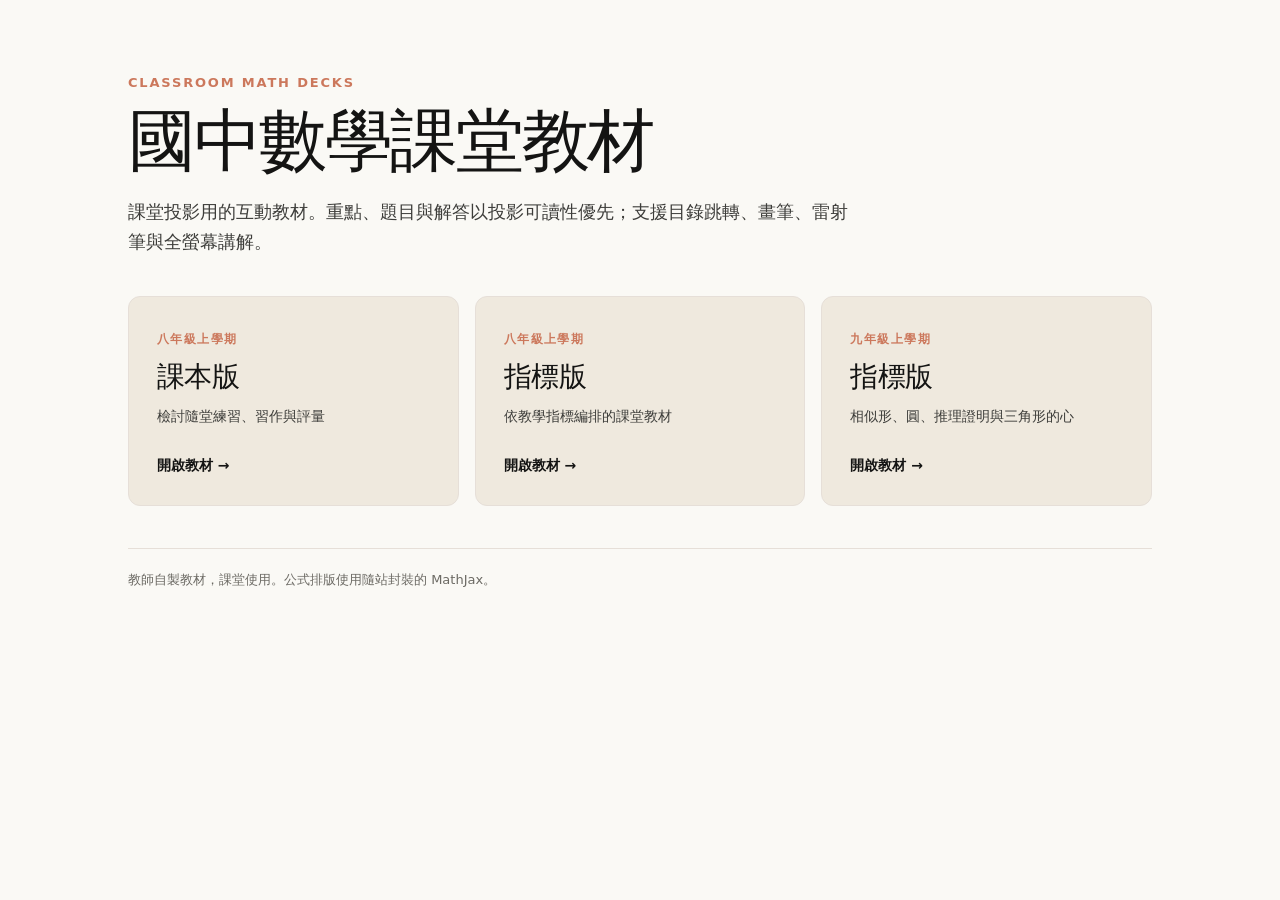
<file: index.html>
<!doctype html>
<html lang="zh-Hant">
<head>
<meta charset="utf-8">
<meta name="viewport" content="width=device-width,initial-scale=1">
<meta name="robots" content="noindex,nofollow">
<meta name="googlebot" content="noindex,nofollow">
<title>國中數學課堂教材</title>
<style>
:root{
  --primary:#cc785c;--primary-active:#a9583e;--ink:#141413;--body:#3d3d3a;--muted:#6c6a64;
  --hair:#e6dfd8;--canvas:#faf9f5;--card:#efe9de;--dark:#181715;--on-dark:#faf9f5;
  --serif:"Iowan Old Style","Palatino Linotype","Noto Serif TC","Songti TC",Georgia,serif;
  --sans:Inter,"Noto Sans TC",system-ui,-apple-system,"Segoe UI",sans-serif
}
*{box-sizing:border-box}
body{margin:0;min-height:100vh;background:var(--canvas);font:16px/1.65 var(--sans);color:var(--ink)}
.w{max-width:1080px;margin:0 auto;padding:72px 28px}
.eyebrow{margin:0 0 12px;color:var(--primary);font-size:13px;font-weight:600;letter-spacing:.14em}
h1{margin:0;font:400 clamp(42px,6vw,68px)/1.08 var(--serif);letter-spacing:-.035em}
p.sub{max-width:720px;margin:18px 0 40px;color:var(--body);font-size:18px}
.grid{display:grid;grid-template-columns:repeat(3,minmax(0,1fr));gap:16px}
.c{display:flex;min-height:210px;flex-direction:column;justify-content:space-between;background:var(--card);border:1px solid var(--hair);border-radius:12px;padding:28px;text-decoration:none;color:inherit}
.c:hover{outline:2px solid color-mix(in srgb,var(--primary) 36%,transparent);outline-offset:2px}
.c small{color:var(--primary);font-size:12px;font-weight:600;letter-spacing:.12em}
.c b{display:block;margin:8px 0 10px;font:400 28px/1.2 var(--serif);letter-spacing:-.02em}
.c span{color:var(--body);font-size:14px}
.go{margin-top:24px;color:var(--ink);font-size:14px;font-weight:600}
footer{margin-top:42px;padding-top:20px;border-top:1px solid var(--hair);font-size:13px;color:var(--muted)}
@media(max-width:820px){.w{padding:44px 20px}.grid{grid-template-columns:1fr}.c{min-height:160px}}
</style>
</head>
<body>
<div class="w">
  <p class="eyebrow">CLASSROOM MATH DECKS</p>
  <h1>國中數學課堂教材</h1>
  <p class="sub">課堂投影用的互動教材。重點、題目與解答以投影可讀性優先；支援目錄跳轉、畫筆、雷射筆與全螢幕講解。</p>
  <div class="grid">
    <a class="c" href="math-8A-textbook/"><div><small>八年級上學期</small><b>課本版</b><span>檢討隨堂練習、習作與評量</span></div><div class="go">開啟教材 →</div></a>
    <a class="c" href="math-8A-indicator/"><div><small>八年級上學期</small><b>指標版</b><span>依教學指標編排的課堂教材</span></div><div class="go">開啟教材 →</div></a>
    <a class="c" href="math-9A-indicator/"><div><small>九年級上學期</small><b>指標版</b><span>相似形、圓、推理證明與三角形的心</span></div><div class="go">開啟教材 →</div></a>
  </div>
  <footer>教師自製教材，課堂使用。公式排版使用隨站封裝的 MathJax。</footer>
</div>
</body>
</html>
</file>
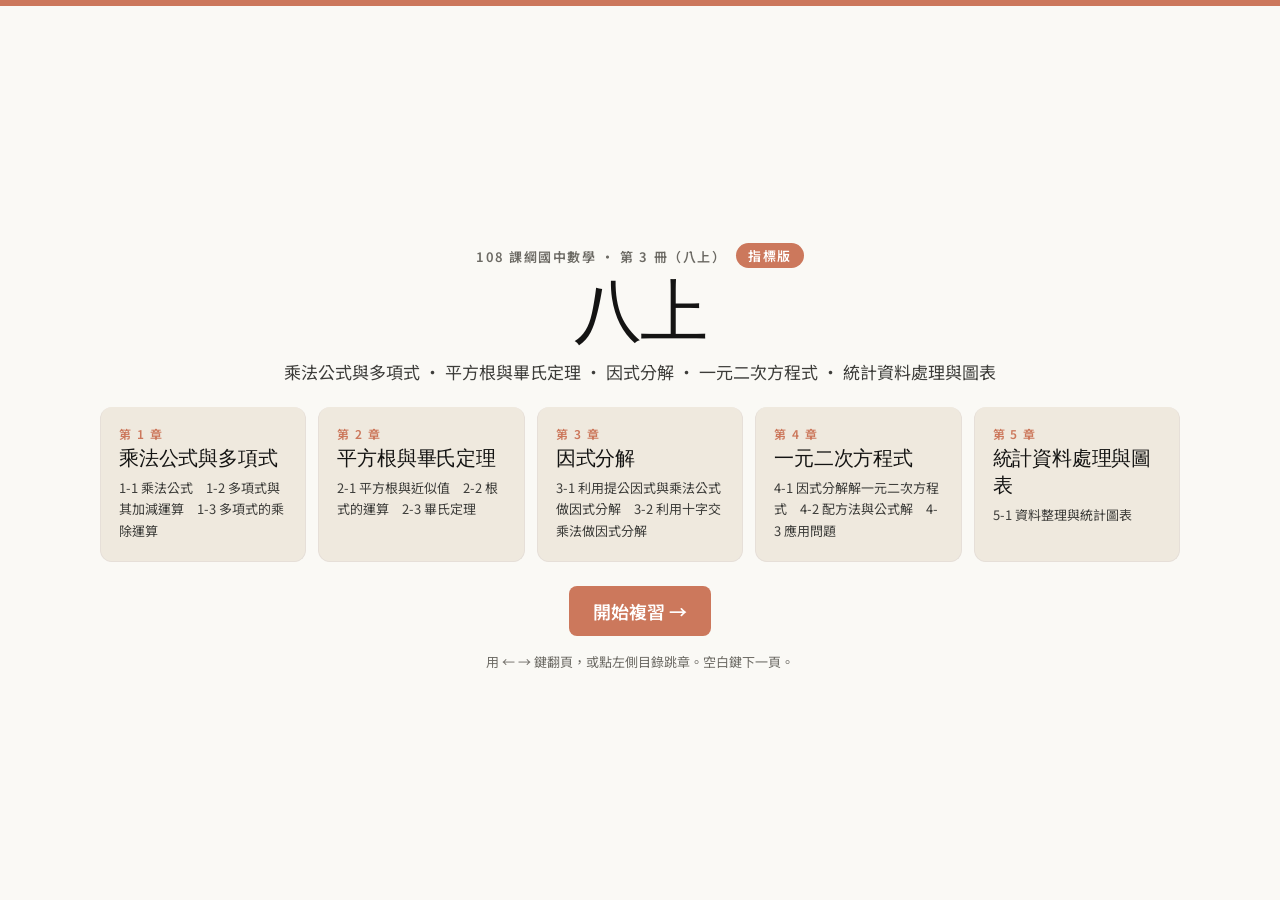
<file: math-8A-indicator/index.html>
<!DOCTYPE html>
<html lang="zh-TW">
<head>
<meta name="robots" content="noindex,nofollow">
<meta name="googlebot" content="noindex,nofollow">
  <meta charset="UTF-8" />
  <meta name="viewport" content="width=device-width, initial-scale=1.0" />
  <title>國中數學 八上</title>
  <meta name="description" content="國中數學 八上" />
  <link rel="stylesheet" href="style.css?v=20260924c" />
  <link rel="stylesheet" href="deck-overrides.css?v=20260924c" />
  <link rel="stylesheet" href="claude-ui.css?v=20260924e" />
  <script>
    window.MathJax = {
      tex: {
        inlineMath: [['\\(', '\\)']], displayMath: [['$$', '$$']],
        /* \degree：上游 curated 用它寫角度（九上光第 1～3 章就 500 多處）。
           MathJax 沒有內建這個巨集，沒定義的話整份角度會排成**紅色的 `\degree` 原文**
           （2026-09-13 在 1-1 精熟1 的列表列上看到）。 */
        macros: { degree: '^\\circ' }
      },
      svg: { fontCache: 'global' },
      startup: { typeset: false }
    };
  </script>
  <!-- MathJax 改為隨站打包：教室電腦不一定有網路，CDN 掛掉整份公式就不會排版。
       來源 https://cdn.jsdelivr.net/npm/mathjax@3/es5/tex-svg.js（2026-09-13 取得）。 -->
  <script src="vendor/tex-svg.js?v=20260924c" id="MathJax-script" async></script>
</head>
<body>
  <!-- 封面 -->
  <section id="cover" class="cover">
    <div class="cover-inner">
      <p class="cover-eyebrow">108 課綱國中數學 · 第 3 冊（八上）</p>
      <h1 class="cover-title">八上</h1>
      <p class="cover-sub">乘法公式與多項式 · 平方根與畢氏定理 · 因式分解 · 一元二次方程式 · 統計資料處理與圖表</p>
      <div class="cover-chapters" id="coverChapters"></div>
      <button class="cover-start" id="startBtn">開始複習 →</button>
      <p class="cover-hint">用 ← → 鍵翻頁，或點左側目錄跳章。空白鍵下一頁。</p>
    </div>
  </section>

  <!-- 主體 -->
  <div id="app" class="app hidden">
    <!-- 頂部列 -->
    <header class="topbar">
      <button class="home-btn" id="homeBtn" title="回封面">✦ 八上</button>
      <div class="crumb" id="crumb"></div>
      <div class="top-actions">
        <button class="ghost-btn" id="tocToggle" title="目錄">☰ 目錄</button>
      </div>
    </header>

    <div class="body">
      <!-- 目錄側欄 -->
      <aside class="toc" id="toc"></aside>

      <!-- 舞台 -->
      <main class="stage">
        <div class="slide" id="slide"></div>

        <!-- 底部控制列 -->
        <div class="controlbar">
          <button class="nav-btn" id="prevBtn">‹ 上一頁</button>
          <div class="progress">
            <div class="progress-track"><div class="progress-fill" id="progressFill"></div></div>
            <span class="progress-text" id="progressText">1 / 1</span>
          </div>
          <button class="nav-btn" id="nextBtn">下一頁 ›</button>
        </div>
      </main>
    </div>

    <!-- 授課教具：畫筆畫布、雷射點、浮動工具列 -->
    <canvas id="penCanvas" class="pen-canvas"></canvas>
    <div id="laserDot" class="laser-dot hidden"></div>
    <div id="dock" class="dock">
      <button class="dbtn" id="dkSidebar" title="收合／展開側欄">
        <svg viewBox="0 0 24 24" fill="none" stroke="currentColor" stroke-width="2"><rect x="3" y="4" width="18" height="16" rx="2"/><line x1="9" y1="4" x2="9" y2="20"/></svg>
      </button>
      <button class="dbtn" id="dkPrev" title="上一頁 (←)">
        <svg viewBox="0 0 24 24" fill="none" stroke="currentColor" stroke-width="2.5" stroke-linecap="round" stroke-linejoin="round"><polyline points="15 5 8 12 15 19"/></svg>
      </button>
      <button class="dbtn" id="dkNext" title="下一頁 (→)">
        <svg viewBox="0 0 24 24" fill="none" stroke="currentColor" stroke-width="2.5" stroke-linecap="round" stroke-linejoin="round"><polyline points="9 5 16 12 9 19"/></svg>
      </button>
      <div class="dsep"></div>
      <button class="dbtn" id="dkLaser" title="雷射筆">
        <svg viewBox="0 0 24 24" fill="none" stroke="currentColor" stroke-width="2"><circle cx="12" cy="12" r="7"/><circle cx="12" cy="12" r="2.5" fill="currentColor" stroke="none"/></svg>
      </button>
      <button class="dbtn" id="dkPen" title="畫筆">
        <svg viewBox="0 0 24 24" fill="none" stroke="currentColor" stroke-width="2" stroke-linecap="round" stroke-linejoin="round"><path d="M12 20h9"/><path d="M16.5 3.5a2.12 2.12 0 0 1 3 3L7 19l-4 1 1-4Z"/></svg>
      </button>
      <div class="dcolors hidden" id="dkColors">
        <button class="dcolor active" data-c="#e11d48" style="--sc:#e11d48" title="紅"></button>
        <button class="dcolor" data-c="#2563eb" style="--sc:#2563eb" title="藍"></button>
        <button class="dcolor" data-c="#059669" style="--sc:#059669" title="綠"></button>
        <button class="dcolor" data-c="#f59e0b" style="--sc:#f59e0b" title="黃"></button>
        <button class="dcolor" data-c="#111827" style="--sc:#111827" title="黑"></button>
        <button class="dbtn derase" id="dkErase" title="橡皮擦">
          <svg viewBox="0 0 24 24" fill="none" stroke="currentColor" stroke-width="2" stroke-linecap="round" stroke-linejoin="round"><path d="M4 15l7-7 6 6-4 4H8z"/><line x1="4" y1="21" x2="20" y2="21"/></svg>
        </button>
      </div>
      <button class="dbtn" id="dkClear" title="清除筆跡">
        <svg viewBox="0 0 24 24" fill="none" stroke="currentColor" stroke-width="2" stroke-linecap="round" stroke-linejoin="round"><polyline points="3 6 21 6"/><path d="M8 6V4h8v2"/><path d="M6 6l1 14h10l1-14"/></svg>
      </button>
      <div class="dsep"></div>
      <button class="dbtn" id="dkFull" title="全螢幕">
        <svg viewBox="0 0 24 24" fill="none" stroke="currentColor" stroke-width="2" stroke-linecap="round" stroke-linejoin="round"><path d="M4 9V4h5M20 9V4h-5M4 15v5h5M20 15v5h-5"/></svg>
      </button>
    </div>
  </div>

  <script src="svg.js?v=20260924c"></script>
  <!-- 逐題詳解：由 scripts/extract_solutions.py 從 ocho 產生，不要手改 -->
  <script src="solutions.js?v=20260924c"></script>
  <!-- 習作／隨堂練習帶圖的題：圖由 scripts/extract_figures.mjs 從 ocho 轉出 -->
  <script src="figures.js?v=20260924c"></script>
  <script>
    /* 練習／檢討元件（practice.js，與八上-課本版共用同一份檔）的站別設定：
       子題列＋藏起來的答案欄、整題一畫面、放大層自己試寬度。accent 由各章 chN.js 以章色覆寫。 */
    window.PRACTICE_CONFIG = {
      site: 'indicator', list: 'item', detail: 'single', zoomFit: 'trial', fitFloor: 0.62,
      theme: { ink: '#172033', grey: '#8a94a6', grn: '#059669', accent: '#2563eb',
               border: '#dce3ee', sub: '#657187', back: '#c3cddd', hover: '#f2f6ff' },
      font: { tag: '11px', tex: '13.5px', text: '13px', ans: '12.5px', go: '16px' },
      srcColors: {}
    };
  </script>
  <!-- 練習頁元件：與八上-課本版逐位元組相同的共用檔 -->
  <script src="practice.js?v=20260924c"></script>
  <script src="ch1.js?v=20260924c"></script>
  <script src="ch2.js?v=20260924c"></script>
  <script src="ch3.js?v=20260924c"></script>
  <script src="ch4.js?v=20260924c"></script>
  <script src="ch5.js?v=20260924c"></script>
  <script src="engine.js?v=20260924d"></script>
  <script>
    /* 目錄第三層：節之內依類別折疊（Roger 2026-09-24：「指標版的習作也加上折疊」）。
       規則由 toc-sections.js 讀（三站同一份），依序比對標題、第一個命中的算數。
       指標版的習作一律收在節末（2026-09-23 定案），對答案頁與 1-2 的精熟思路頁也接在後面，所以歸同一類；
       講解頁與穿插在講解之間的隨堂練習都沒命中，歸「講解與隨堂」。 */
    window.TOC_GROUPS = [
      ['習作', '習作|對答案|思路'],
    ];
    window.TOC_GROUP_REST = '講解與隨堂';
  </script>
  <script src="toc-sections.js?v=20260924c"></script>
  <script src="zoom-mixed.js?v=20260924c"></script>
  <script src="zoom-pan.js?v=20260924c"></script>
  <script src="mathjax-catchup.js?v=20260924c"></script>
</body>
</html>
</file>
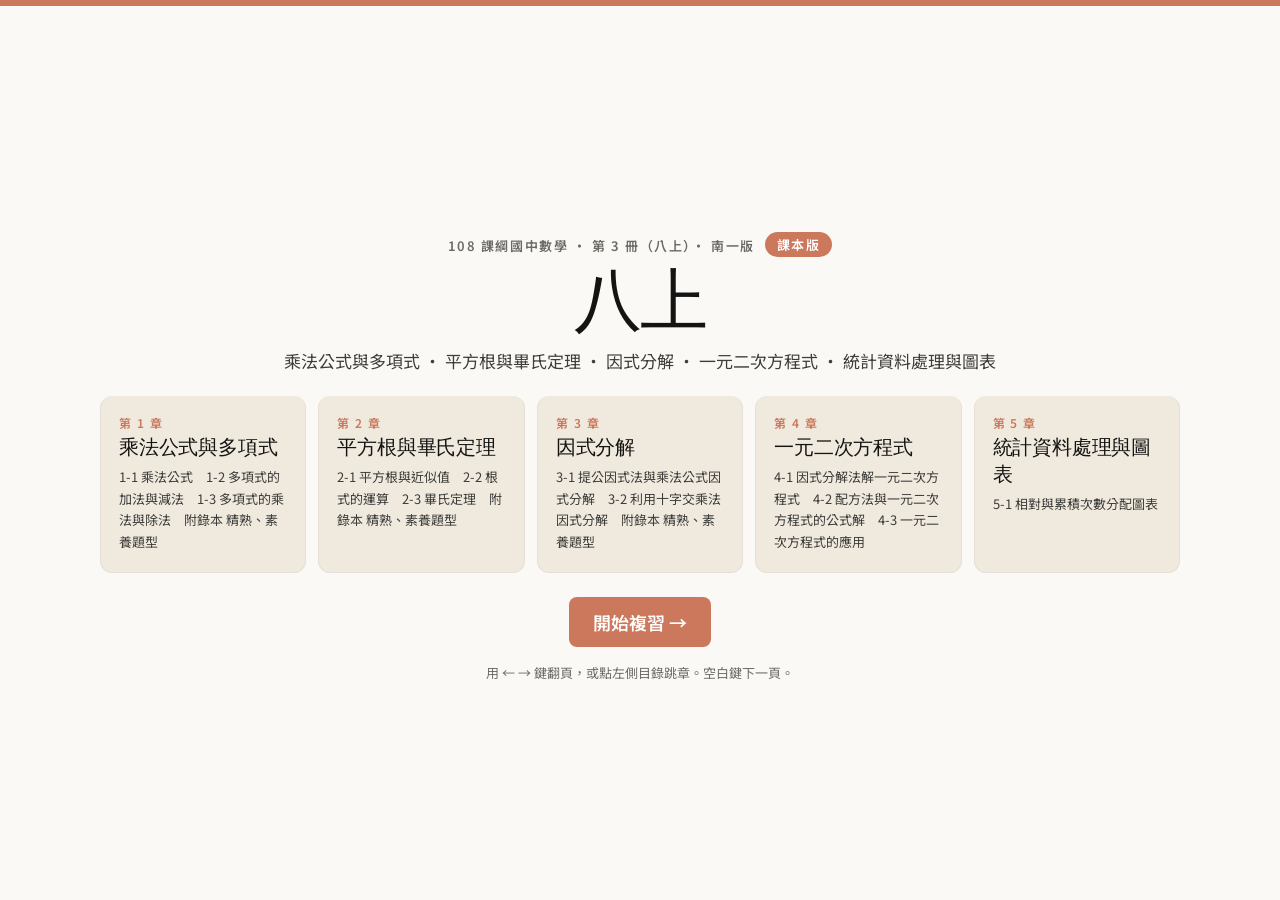
<file: math-8A-textbook/index.html>
<!DOCTYPE html>
<html lang="zh-TW">
<head>
<meta name="robots" content="noindex,nofollow">
<meta name="googlebot" content="noindex,nofollow">
  <meta charset="UTF-8" />
  <meta name="viewport" content="width=device-width, initial-scale=1.0" />
  <title>國中數學 八上 互動教學</title>
  <meta name="description" content="光明國中八上數學課堂投影用互動教材" />
  <link rel="stylesheet" href="style.css?v=20260924b" />
  <link rel="stylesheet" href="deck-overrides.css?v=20260924b" />
  <link rel="stylesheet" href="claude-ui.css?v=20260930a" />
  <script>
    window.MathJax = {
      tex: {
        inlineMath: [['\\(', '\\)']], displayMath: [['$$', '$$']],
        /* \degree：上游 curated 用它寫角度（九上光第 1～3 章就 500 多處）。
           MathJax 沒有內建這個巨集，沒定義的話整份角度會排成**紅色的 `\degree` 原文**
           （2026-09-13 在 1-1 精熟1 的列表列上看到）。 */
        macros: { degree: '^\\circ' }
      },
      svg: { fontCache: 'global' },
      startup: { typeset: false }
    };
  </script>
  <!-- MathJax 改為隨站打包：教室電腦不一定有網路，CDN 掛掉整份公式就不會排版。
       來源 https://cdn.jsdelivr.net/npm/mathjax@3/es5/tex-svg.js（2026-09-12 取得，與指標版同一份）。 -->
  <script src="vendor/tex-svg.js?v=20260924b" id="MathJax-script" async></script>
</head>
<body>
  <!-- 封面 -->
  <section id="cover" class="cover">
    <div class="cover-inner">
      <p class="cover-eyebrow">108 課綱國中數學 · 第 3 冊（八上）· 南一版</p>
      <h1 class="cover-title">八上</h1>
      <p class="cover-sub">乘法公式與多項式 · 平方根與畢氏定理 · 因式分解 · 一元二次方程式 · 統計資料處理與圖表</p>
      <div class="cover-chapters" id="coverChapters"></div>
      <button class="cover-start" id="startBtn">開始複習 →</button>
      <p class="cover-hint">用 ← → 鍵翻頁，或點左側目錄跳章。空白鍵下一頁。</p>
    </div>
  </section>

  <!-- 主體 -->
  <div id="app" class="app hidden">
    <!-- 頂部列 -->
    <header class="topbar">
      <button class="home-btn" id="homeBtn" title="回封面">✦ 八上</button>
      <div class="crumb" id="crumb"></div>
      <div class="top-actions">
        <button class="ghost-btn" id="tocToggle" title="目錄">☰ 目錄</button>
      </div>
    </header>

    <div class="body">
      <!-- 目錄側欄 -->
      <aside class="toc" id="toc"></aside>

      <!-- 舞台 -->
      <main class="stage">
        <div class="slide" id="slide"></div>

        <!-- 底部控制列 -->
        <div class="controlbar">
          <button class="nav-btn" id="prevBtn">‹ 上一頁</button>
          <div class="progress">
            <div class="progress-track"><div class="progress-fill" id="progressFill"></div></div>
            <span class="progress-text" id="progressText">1 / 1</span>
          </div>
          <button class="nav-btn" id="nextBtn">下一頁 ›</button>
        </div>
      </main>
    </div>

    <!-- 授課教具：畫筆畫布、雷射點、浮動工具列 -->
    <canvas id="penCanvas" class="pen-canvas"></canvas>
    <div id="laserDot" class="laser-dot hidden"></div>
    <div id="dock" class="dock">
      <button class="dbtn" id="dkSidebar" title="收合／展開側欄">
        <svg viewBox="0 0 24 24" fill="none" stroke="currentColor" stroke-width="2"><rect x="3" y="4" width="18" height="16" rx="2"/><line x1="9" y1="4" x2="9" y2="20"/></svg>
      </button>
      <button class="dbtn" id="dkPrev" title="上一頁 (←)">
        <svg viewBox="0 0 24 24" fill="none" stroke="currentColor" stroke-width="2.5" stroke-linecap="round" stroke-linejoin="round"><polyline points="15 5 8 12 15 19"/></svg>
      </button>
      <button class="dbtn" id="dkNext" title="下一頁 (→)">
        <svg viewBox="0 0 24 24" fill="none" stroke="currentColor" stroke-width="2.5" stroke-linecap="round" stroke-linejoin="round"><polyline points="9 5 16 12 9 19"/></svg>
      </button>
      <div class="dsep"></div>
      <button class="dbtn" id="dkLaser" title="雷射筆">
        <svg viewBox="0 0 24 24" fill="none" stroke="currentColor" stroke-width="2"><circle cx="12" cy="12" r="7"/><circle cx="12" cy="12" r="2.5" fill="currentColor" stroke="none"/></svg>
      </button>
      <button class="dbtn" id="dkPen" title="畫筆">
        <svg viewBox="0 0 24 24" fill="none" stroke="currentColor" stroke-width="2" stroke-linecap="round" stroke-linejoin="round"><path d="M12 20h9"/><path d="M16.5 3.5a2.12 2.12 0 0 1 3 3L7 19l-4 1 1-4Z"/></svg>
      </button>
      <div class="dcolors hidden" id="dkColors">
        <button class="dcolor active" data-c="#e11d48" style="--sc:#e11d48" title="紅"></button>
        <button class="dcolor" data-c="#2563eb" style="--sc:#2563eb" title="藍"></button>
        <button class="dcolor" data-c="#059669" style="--sc:#059669" title="綠"></button>
        <button class="dcolor" data-c="#f59e0b" style="--sc:#f59e0b" title="黃"></button>
        <button class="dcolor" data-c="#111827" style="--sc:#111827" title="黑"></button>
        <button class="dbtn derase" id="dkErase" title="橡皮擦">
          <svg viewBox="0 0 24 24" fill="none" stroke="currentColor" stroke-width="2" stroke-linecap="round" stroke-linejoin="round"><path d="M4 15l7-7 6 6-4 4H8z"/><line x1="4" y1="21" x2="20" y2="21"/></svg>
        </button>
      </div>
      <button class="dbtn" id="dkClear" title="清除筆跡">
        <svg viewBox="0 0 24 24" fill="none" stroke="currentColor" stroke-width="2" stroke-linecap="round" stroke-linejoin="round"><polyline points="3 6 21 6"/><path d="M8 6V4h8v2"/><path d="M6 6l1 14h10l1-14"/></svg>
      </button>
      <div class="dsep"></div>
      <button class="dbtn" id="dkFull" title="全螢幕">
        <svg viewBox="0 0 24 24" fill="none" stroke="currentColor" stroke-width="2" stroke-linecap="round" stroke-linejoin="round"><path d="M4 9V4h5M20 9V4h-5M4 15v5h5M20 15v5h-5"/></svg>
      </button>
    </div>
  </div>

  <script src="svg.js?v=20260924b"></script>
  <!-- 檢討頁的資料與元件（本站自有；自我評量只有這一站用） -->
  <script src="solutions.js?v=20260924b"></script>
  <script src="figures.js?v=20260924b"></script>
  <script>
    /* 練習／檢討元件（practice.js，與八上-指標版共用同一份檔）的站別設定：題層級列、一段一畫面、大字級。 */
    window.PRACTICE_CONFIG = {
      site: 'textbook', list: 'question', detail: 'segments', zoomFit: 'none', fitFloor: 0.6,
      theme: { ink: '#0b1220', grey: '#475569', grn: '#065f46', accent: '#1e40af',
               border: '#94a3b8', sub: '#334155', back: '#94a3b8', hover: '#f2f6ff' },
      font: { tag: '15px', q: '18px', go: '20px' },
      srcColors: { '課本・隨堂練習': '#1e40af', '習作・基礎練習': '#92400e', '課本・自我評量': '#6d28d9' }
    };
  </script>
  <script src="practice.js?v=20260924b"></script>
  <script src="ch1.js?v=20260924b"></script>
  <script src="ch2.js?v=20260924b"></script>
  <script src="ch3.js?v=20260924b"></script>
  <script src="ch4.js?v=20260924b"></script>
  <script src="ch5.js?v=20260924b"></script>
  <script src="engine.js?v=20260924d"></script>
  <script>
    /* 目錄第三層：節之內依類別折疊（Roger 2026-09-23）。規則由 toc-sections.js 讀，
       依序比對標題、第一個命中的算數；都沒命中的是講解頁。
       「延伸演練」只有 1-3 一頁，併進課本隨堂，免得多一個只有一頁的類別。
       ⚠ 附錄本要排在習作前面比對（「習作附錄本」同時含「習作」）；
       精熟思路頁（「精熟 1 思路 2」）屬於習作。 */
    window.TOC_GROUPS = [
      ['課本隨堂', '課本隨堂|延伸演練'],
      ['習作附錄本', '附錄本'],
      ['課堂評量', '課堂評量'],
      ['自我評量', '自我評量|錯誤診療'],
      ['習作', '習作|思路'],
    ];
    window.TOC_GROUP_REST = '講解';
  </script>
  <script src="toc-sections.js?v=20260924b"></script>
  <script src="zoom-mixed.js?v=20260924b"></script>
  <script src="zoom-pan.js?v=20260924b"></script>
  <script src="mathjax-catchup.js?v=20260924b"></script>
</body>
</html>
</file>
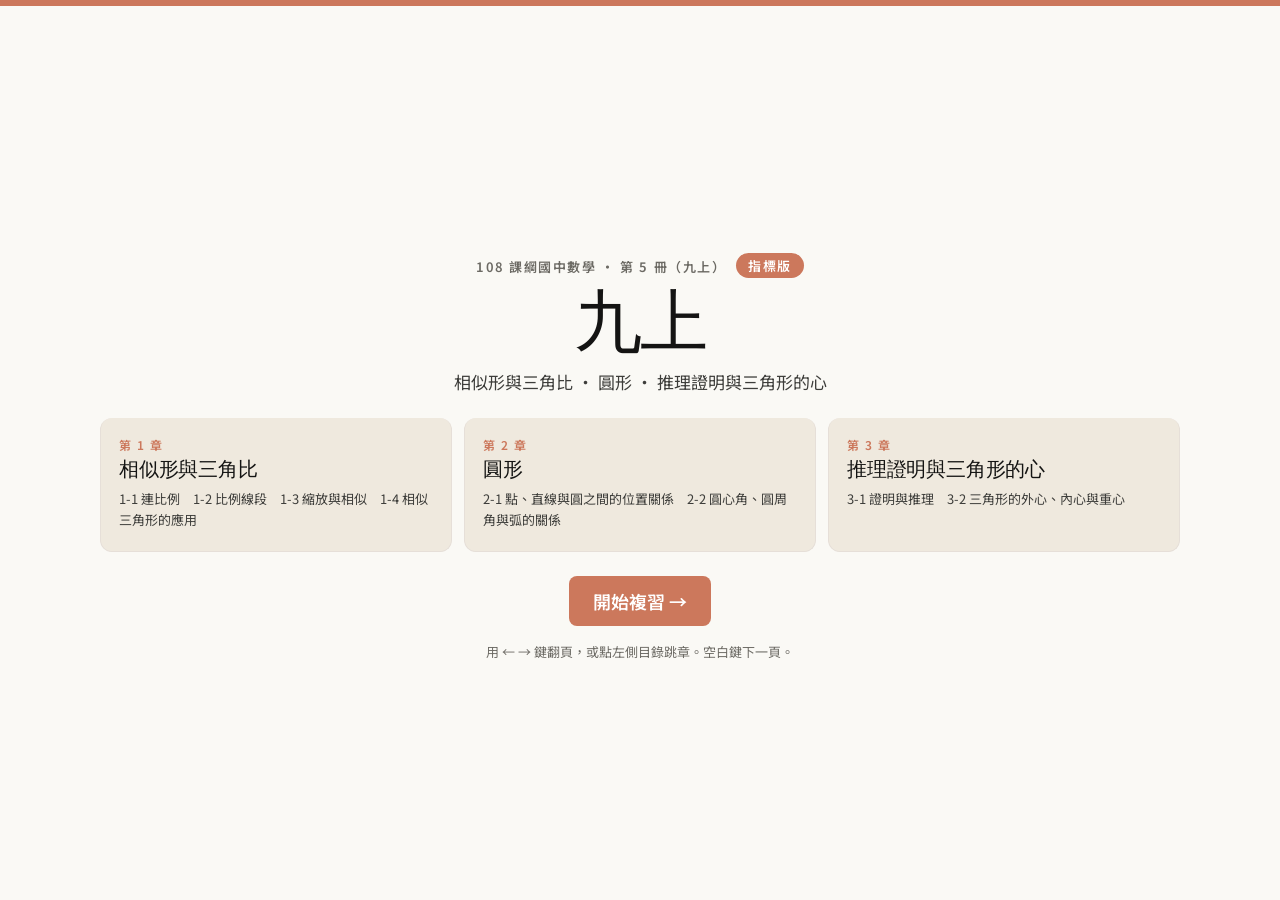
<file: math-9A-indicator/index.html>
<!DOCTYPE html>
<html lang="zh-TW">
<head>
<meta name="robots" content="noindex,nofollow">
<meta name="googlebot" content="noindex,nofollow">
  <meta charset="UTF-8" />
  <meta name="viewport" content="width=device-width, initial-scale=1.0" />
  <title>國中數學 九上</title>
  <meta name="description" content="國中數學 九上" />
  <link rel="stylesheet" href="style.css?v=20260924c" />
  <link rel="stylesheet" href="deck-overrides.css?v=20260924c" />
  <link rel="stylesheet" href="claude-ui.css?v=20260924e" />
  <script>
    window.MathJax = {
      tex: {
        inlineMath: [['\\(', '\\)']], displayMath: [['$$', '$$']],
        /* \degree：上游 curated 用它寫角度（九上光第 1～3 章就 500 多處）。
           MathJax 沒有內建這個巨集，沒定義的話整份角度會排成**紅色的 `\degree` 原文**
           （2026-09-13 在 1-1 精熟1 的列表列上看到）。
           \overarc：同一類問題，上游 curated 用它寫弧（本站 186 處，全在第 2 章）。
           2026-09-22 做 2-2 的頁面時才暴露出來——**在那之前沒有任何頁面引用第 2 章的題目**，
           所以這個缺陷一直躺在 `solutions.js` 裡沒人看見。
           ⚠ 新增站別或新章節引用上游題目時，**先掃一次有沒有沒定義的巨集**
           （`scripts/check_tex.py` 2026-09-22 起會檢查）。 */
        macros: {
          degree: '^\\circ',
          overarc: ['\\overset{\\frown}{#1}', 1],
          /* \parallelogram：同樣是上游 curated 用、MathJax 沒有的巨集（本站 3 處，1-3 與 1-4 的精熟題）。
             ⚠ **不要用 `\unicode{x25B1}`**：那會觸發 MathJax 的 autoload 去抓套件，
             而本專案是離線打包的（`vendor/tex-svg.js`），實測直接拋 `MathJax retry`。
             `\text{▱}` 用的是已載入的 text 模式，離線可用，而且字形出得來（2026-09-22 實測）。 */
          parallelogram: '{\\text{▱}}'
        }
      },
      svg: { fontCache: 'global' },
      startup: { typeset: false }
    };
  </script>
  <!-- MathJax 改為隨站打包：教室電腦不一定有網路，CDN 掛掉整份公式就不會排版。
       來源 https://cdn.jsdelivr.net/npm/mathjax@3/es5/tex-svg.js（2026-09-13 取得）。 -->
  <script src="vendor/tex-svg.js?v=20260924c" id="MathJax-script" async></script>
</head>
<body>
  <!-- 封面 -->
  <section id="cover" class="cover">
    <div class="cover-inner">
      <p class="cover-eyebrow">108 課綱國中數學 · 第 5 冊（九上）</p>
      <h1 class="cover-title">九上</h1>
      <p class="cover-sub">相似形與三角比 · 圓形 · 推理證明與三角形的心</p>
      <div class="cover-chapters" id="coverChapters"></div>
      <button class="cover-start" id="startBtn">開始複習 →</button>
      <p class="cover-hint">用 ← → 鍵翻頁，或點左側目錄跳章。空白鍵下一頁。</p>
    </div>
  </section>

  <!-- 主體 -->
  <div id="app" class="app hidden">
    <!-- 頂部列 -->
    <header class="topbar">
      <button class="home-btn" id="homeBtn" title="回封面">✦ 九上</button>
      <div class="crumb" id="crumb"></div>
      <div class="top-actions">
        <button class="ghost-btn" id="tocToggle" title="目錄">☰ 目錄</button>
      </div>
    </header>

    <div class="body">
      <!-- 目錄側欄 -->
      <aside class="toc" id="toc"></aside>

      <!-- 舞台 -->
      <main class="stage">
        <div class="slide" id="slide"></div>

        <!-- 底部控制列 -->
        <div class="controlbar">
          <button class="nav-btn" id="prevBtn">‹ 上一頁</button>
          <div class="progress">
            <div class="progress-track"><div class="progress-fill" id="progressFill"></div></div>
            <span class="progress-text" id="progressText">1 / 1</span>
          </div>
          <button class="nav-btn" id="nextBtn">下一頁 ›</button>
        </div>
      </main>
    </div>

    <!-- 授課教具：畫筆畫布、雷射點、浮動工具列 -->
    <canvas id="penCanvas" class="pen-canvas"></canvas>
    <div id="laserDot" class="laser-dot hidden"></div>
    <div id="dock" class="dock">
      <button class="dbtn" id="dkSidebar" title="收合／展開側欄">
        <svg viewBox="0 0 24 24" fill="none" stroke="currentColor" stroke-width="2"><rect x="3" y="4" width="18" height="16" rx="2"/><line x1="9" y1="4" x2="9" y2="20"/></svg>
      </button>
      <button class="dbtn" id="dkPrev" title="上一頁 (←)">
        <svg viewBox="0 0 24 24" fill="none" stroke="currentColor" stroke-width="2.5" stroke-linecap="round" stroke-linejoin="round"><polyline points="15 5 8 12 15 19"/></svg>
      </button>
      <button class="dbtn" id="dkNext" title="下一頁 (→)">
        <svg viewBox="0 0 24 24" fill="none" stroke="currentColor" stroke-width="2.5" stroke-linecap="round" stroke-linejoin="round"><polyline points="9 5 16 12 9 19"/></svg>
      </button>
      <div class="dsep"></div>
      <button class="dbtn" id="dkLaser" title="雷射筆">
        <svg viewBox="0 0 24 24" fill="none" stroke="currentColor" stroke-width="2"><circle cx="12" cy="12" r="7"/><circle cx="12" cy="12" r="2.5" fill="currentColor" stroke="none"/></svg>
      </button>
      <button class="dbtn" id="dkPen" title="畫筆">
        <svg viewBox="0 0 24 24" fill="none" stroke="currentColor" stroke-width="2" stroke-linecap="round" stroke-linejoin="round"><path d="M12 20h9"/><path d="M16.5 3.5a2.12 2.12 0 0 1 3 3L7 19l-4 1 1-4Z"/></svg>
      </button>
      <div class="dcolors hidden" id="dkColors">
        <button class="dcolor active" data-c="#e11d48" style="--sc:#e11d48" title="紅"></button>
        <button class="dcolor" data-c="#2563eb" style="--sc:#2563eb" title="藍"></button>
        <button class="dcolor" data-c="#059669" style="--sc:#059669" title="綠"></button>
        <button class="dcolor" data-c="#f59e0b" style="--sc:#f59e0b" title="黃"></button>
        <button class="dcolor" data-c="#111827" style="--sc:#111827" title="黑"></button>
        <button class="dbtn derase" id="dkErase" title="橡皮擦">
          <svg viewBox="0 0 24 24" fill="none" stroke="currentColor" stroke-width="2" stroke-linecap="round" stroke-linejoin="round"><path d="M4 15l7-7 6 6-4 4H8z"/><line x1="4" y1="21" x2="20" y2="21"/></svg>
        </button>
      </div>
      <button class="dbtn" id="dkClear" title="清除筆跡">
        <svg viewBox="0 0 24 24" fill="none" stroke="currentColor" stroke-width="2" stroke-linecap="round" stroke-linejoin="round"><polyline points="3 6 21 6"/><path d="M8 6V4h8v2"/><path d="M6 6l1 14h10l1-14"/></svg>
      </button>
      <div class="dsep"></div>
      <button class="dbtn" id="dkFull" title="全螢幕">
        <svg viewBox="0 0 24 24" fill="none" stroke="currentColor" stroke-width="2" stroke-linecap="round" stroke-linejoin="round"><path d="M4 9V4h5M20 9V4h-5M4 15v5h5M20 15v5h-5"/></svg>
      </button>
    </div>
  </div>

  <script src="svg.js?v=20260924c"></script>
  <!-- 九上自有：figure renderer、逐題詳解資料、練習頁與詳解視圖。
       solutions.js 由 scripts/extract_solutions_nueve.py 從 nueve 產生，不要手改。 -->
  <script src="figures.js?v=20260924c"></script>
  <script src="solutions.js?v=20260924c"></script>
  <script src="practice.js?v=20260924c"></script>
  <script src="ch1.js?v=20260924c"></script>
  <script src="ch2.js?v=20260924c"></script>
  <script src="ch3.js?v=20260924c"></script>
  <script src="engine.js?v=20260924d"></script>
  <script>
    /* 目錄第三層：節之內依類別折疊（Roger 2026-09-24：「九上也加上折疊」，比照八上-指標版）。
       規則由 toc-sections.js 讀（三站同一份）。九上的練習全在節末：課本隨堂 → 習作暖身 → 基礎 → 精熟 → 對答案；
       暖身、基礎、精熟、對答案歸「習作」，其餘（含課本隨堂練習）歸「講解與隨堂」。 */
    window.TOC_GROUPS = [
      ['習作', '習作|對答案|暖身'],
    ];
    window.TOC_GROUP_REST = '講解與隨堂';
  </script>
  <script src="toc-sections.js?v=20260924c"></script>
  <script src="zoom-mixed.js?v=20260924c"></script>
  <script src="zoom-pan.js?v=20260924c"></script>
  <script src="mathjax-catchup.js?v=20260924c"></script>
</body>
</html>
</file>
<file: math-8A-indicator/style.css>
@import url('https://fonts.googleapis.com/css2?family=Noto+Sans+TC:wght@400;500;700;900&display=swap');

:root {
  --ink: #172033;
  --muted: #657187;
  --faint: #96a0b3;
  --line: #dce3ee;
  --paper: #eef2f8;
  --panel: #ffffff;
  --blue: #2563eb;
  --green: #059669;
  --amber: #d97706;
  --rose: #e11d48;
  --violet: #7c3aed;
  --teal: #0891b2;
  --shadow-sm: 0 6px 18px rgba(30, 42, 68, 0.08);
  --shadow: 0 18px 50px rgba(30, 42, 68, 0.14);
  --r: 18px;
  /* 各章主題色 */
  --c1: #2563eb;
  --c2: #7c3aed;
  --c3: #059669;
  --c4: #d97706;
}

* { box-sizing: border-box; }

html, body { height: 100%; }

body {
  margin: 0;
  color: var(--ink);
  font-family: "Noto Sans TC", system-ui, sans-serif;
  background:
    radial-gradient(1200px 700px at 12% -10%, rgba(37, 99, 235, 0.10), transparent 60%),
    radial-gradient(1000px 700px at 100% 0%, rgba(124, 58, 237, 0.10), transparent 55%),
    radial-gradient(900px 700px at 90% 110%, rgba(5, 150, 105, 0.10), transparent 55%),
    var(--paper);
  min-height: 100vh;
}

button { font: inherit; cursor: pointer; }
.hidden { display: none !important; }

/* ===================== 封面 ===================== */
.cover {
  min-height: 100vh;
  display: grid;
  place-items: center;
  padding: 40px 24px;
}
.cover-inner {
  max-width: 880px;
  width: 100%;
  text-align: center;
  background: rgba(255, 255, 255, 0.72);
  backdrop-filter: blur(8px);
  border: 1px solid rgba(255, 255, 255, 0.9);
  border-radius: 28px;
  box-shadow: var(--shadow);
  padding: 54px 46px 46px;
}
.cover-eyebrow {
  margin: 0 0 10px;
  color: var(--blue);
  font-weight: 900;
  letter-spacing: 0.22em;
  font-size: 14px;
}
.cover-title {
  margin: 0;
  font-size: clamp(44px, 8vw, 84px);
  font-weight: 900;
  line-height: 1;
  letter-spacing: 0.02em;
  background: linear-gradient(120deg, var(--blue), var(--violet) 45%, var(--teal));
  -webkit-background-clip: text;
  background-clip: text;
  color: transparent;
}
.cover-sub {
  margin: 18px 0 30px;
  color: var(--muted);
  font-size: clamp(15px, 2.2vw, 20px);
  font-weight: 500;
}
.cover-chapters {
  display: grid;
  grid-template-columns: repeat(auto-fit, minmax(170px, 1fr));
  gap: 14px;
  margin-bottom: 34px;
  text-align: left;
}
.cover-card {
  border-radius: 16px;
  padding: 16px 18px;
  background: var(--panel);
  border: 1px solid var(--line);
  box-shadow: var(--shadow-sm);
  border-top: 4px solid var(--ct);
}
.cover-card .cc-num {
  font-size: 12px;
  font-weight: 900;
  letter-spacing: 0.12em;
  color: var(--ct);
}
.cover-card .cc-title { font-size: 19px; font-weight: 900; margin: 4px 0 6px; }
.cover-card .cc-list { font-size: 13px; color: var(--muted); line-height: 1.7; }
.cover-start {
  border: none;
  color: #fff;
  background: linear-gradient(120deg, var(--blue), var(--violet));
  padding: 16px 40px;
  font-size: 19px;
  font-weight: 900;
  border-radius: 999px;
  box-shadow: 0 16px 34px rgba(37, 99, 235, 0.34);
  transition: transform 0.15s ease, box-shadow 0.15s ease;
}
.cover-start:hover { transform: translateY(-2px); box-shadow: 0 22px 40px rgba(37, 99, 235, 0.42); }
.cover-hint { margin: 22px 0 0; color: var(--faint); font-size: 13px; }

/* ===================== 主體版面 ===================== */
.app { height: 100vh; overflow: hidden; display: flex; flex-direction: column; }

.topbar {
  height: 62px;
  flex: none;
  display: flex;
  align-items: center;
  gap: 18px;
  padding: 0 22px;
  background: rgba(255, 255, 255, 0.85);
  backdrop-filter: blur(8px);
  border-bottom: 1px solid var(--line);
  position: sticky;
  top: 0;
  z-index: 20;
}
.home-btn {
  border: none;
  background: none;
  font-weight: 900;
  font-size: 17px;
  color: var(--ink);
  letter-spacing: 0.04em;
}
.crumb {
  flex: 1;
  color: var(--muted);
  font-weight: 700;
  font-size: 14px;
  overflow: hidden;
  text-overflow: ellipsis;
  white-space: nowrap;
}
.crumb b { color: var(--ink); }
.ghost-btn {
  border: 1px solid var(--line);
  background: var(--panel);
  border-radius: 10px;
  padding: 8px 14px;
  font-weight: 800;
  font-size: 14px;
  box-shadow: var(--shadow-sm);
}

.body { flex: 1; display: grid; grid-template-columns: 280px minmax(0, 1fr); min-height: 0; }

/* ------- 目錄 ------- */
.toc {
  border-right: 1px solid var(--line);
  background: rgba(255, 255, 255, 0.72);
  overflow-y: auto;
  padding: 14px 12px 40px;
}
.toc-chapter { margin-bottom: 6px; }
.toc-chead {
  display: flex;
  align-items: center;
  gap: 8px;
  padding: 9px 10px;
  font-weight: 900;
  font-size: 14px;
  color: var(--ct);
  border-radius: 10px;
  cursor: pointer;
  user-select: none;
}
.toc-chead:hover { background: rgba(37, 99, 235, 0.06); }
.toc-dot { width: 9px; height: 9px; border-radius: 50%; background: var(--ct); flex: none; }
.toc-items { display: none; padding-left: 8px; }
.toc-chapter.open .toc-items { display: block; }
.toc-item {
  display: block;
  width: 100%;
  text-align: left;
  border: none;
  background: none;
  border-left: 2px solid var(--line);
  padding: 7px 12px;
  font-size: 13px;
  color: var(--muted);
  line-height: 1.35;
}
.toc-item:hover { color: var(--ink); background: rgba(37, 99, 235, 0.05); }
.toc-item.active {
  color: var(--ct);
  font-weight: 800;
  border-left: 2px solid var(--ct);
  background: rgba(37, 99, 235, 0.08);
}
.toc-item .ti-sec { font-size: 11px; color: var(--faint); font-weight: 700; margin-right: 6px; }

/* ------- 舞台 ------- */
.stage { display: flex; flex-direction: column; min-height: 0; padding: 14px 24px 0; }

.slide {
  flex: 1;
  min-height: 0;
  display: grid;
  grid-template-columns: minmax(0, 0.92fr) minmax(0, 1.08fr);
  gap: 24px;
  background: var(--panel);
  border: 1px solid var(--line);
  border-radius: var(--r);
  box-shadow: var(--shadow);
  padding: 22px 30px;
  overflow: hidden;
  animation: slidein 0.32s ease;
}
@keyframes slidein {
  from { opacity: 0; transform: translateY(10px); }
  to { opacity: 1; transform: none; }
}

/* 章節分隔頁 */
.slide.divider {
  grid-template-columns: 1fr;
  place-items: center;
  text-align: center;
  background: linear-gradient(135deg, var(--ct), color-mix(in srgb, var(--ct) 62%, #111));
  color: #fff;
  border: none;
}
.divider .dv-num { font-size: 15px; font-weight: 900; letter-spacing: 0.3em; opacity: 0.85; }
.divider .dv-title { font-size: clamp(38px, 6vw, 66px); font-weight: 900; margin: 12px 0 18px; }
.divider .dv-list { display: flex; flex-wrap: wrap; gap: 10px; justify-content: center; max-width: 720px; }
.divider .dv-chip { background: rgba(255,255,255,0.18); border: 1px solid rgba(255,255,255,0.35); padding: 8px 16px; border-radius: 999px; font-weight: 700; font-size: 15px; }

/* 左：概念欄（改為不捲動，內容過高時由 JS 自動縮放） */
.slide-info { display: flex; flex-direction: column; min-height: 0; overflow: hidden; padding-right: 6px; }
.col-fit { display: flex; flex-direction: column; min-height: 100%; transform-origin: top center; }
.slide-info::-webkit-scrollbar, .toc::-webkit-scrollbar, .slide-visual::-webkit-scrollbar { width: 8px; }
.slide-info::-webkit-scrollbar-thumb, .toc::-webkit-scrollbar-thumb, .slide-visual::-webkit-scrollbar-thumb { background: #cfd7e6; border-radius: 8px; }

.badge {
  align-self: flex-start;
  display: inline-flex;
  align-items: center;
  gap: 8px;
  font-size: 12px;
  font-weight: 900;
  letter-spacing: 0.08em;
  color: #fff;
  background: var(--ct);
  padding: 5px 12px;
  border-radius: 999px;
  margin-bottom: 10px;
}
.slide-title { font-size: clamp(23px, 2.6vw, 32px); font-weight: 900; line-height: 1.18; margin: 0 0 10px; }

.formula {
  background: color-mix(in srgb, var(--ct) 8%, #fff);
  border: 1px solid color-mix(in srgb, var(--ct) 24%, #fff);
  border-radius: 12px;
  padding: 10px 14px;
  margin-bottom: 12px;
  overflow-x: auto;
}
.formula .formula-label { font-size: 12px; font-weight: 900; color: var(--ct); letter-spacing: 0.06em; margin-bottom: 4px; }

.points { list-style: none; margin: 0 0 16px; padding: 0; }
.points li {
  position: relative;
  padding: 4px 0 4px 26px;
  font-size: 15.5px;
  line-height: 1.55;
  color: #29344a;
}
.points li::before {
  content: "";
  position: absolute;
  left: 4px; top: 13px;
  width: 9px; height: 9px;
  border-radius: 3px;
  background: var(--ct);
  transform: rotate(45deg);
}
.points li b { color: var(--ct); }
.points .k { font-weight: 900; color: var(--ct); }

/* 範例 */
.example {
  margin-top: auto;
  border: 1px dashed color-mix(in srgb, var(--ct) 40%, var(--line));
  border-radius: 14px;
  padding: 12px 16px;
  background: color-mix(in srgb, var(--ct) 5%, #fff);
}
.ex-head { display: flex; align-items: center; gap: 8px; font-weight: 900; color: var(--ct); font-size: 14px; margin-bottom: 8px; }
.ex-head::before { content: "✎"; }
.ex-q { font-size: 15px; line-height: 1.6; color: var(--ink); }
.ex-toggle {
  margin-top: 12px;
  border: 1px solid var(--ct);
  color: var(--ct);
  background: #fff;
  border-radius: 999px;
  padding: 6px 16px;
  font-weight: 800;
  font-size: 13px;
}
.ex-toggle:hover { background: var(--ct); color: #fff; }
.ex-sol { margin-top: 12px; display: none; }
.ex-sol.show { display: block; animation: slidein 0.25s ease; }
.ex-sol ol { margin: 0; padding-left: 20px; }
.ex-sol li { font-size: 14.5px; line-height: 1.7; margin-bottom: 4px; }
.ex-ans {
  margin-top: 10px;
  font-weight: 900;
  color: #fff;
  background: var(--ct);
  display: inline-block;
  padding: 6px 16px;
  border-radius: 10px;
  font-size: 15px;
}

/* 右：視覺欄 */
.slide-visual {
  position: relative; /* 浮動互動面板（.ictrl）的定位基準 */
  display: flex;
  flex-direction: column;
  min-height: 0;
  overflow: hidden;
  background: linear-gradient(180deg, #fbfcfe, #f3f6fb);
  border: 1px solid var(--line);
  border-radius: 14px;
  padding: 20px;
}
.visual-host { flex: 1; display: flex; flex-direction: column; min-height: 0; width: 100%; overflow: hidden; transform-origin: center center; }
.visual-host > * { margin: auto; max-width: 100%; }
/* 繪圖用 SVG 撐滿欄寬並限高 */
.visual-host svg { width: 100%; height: auto; max-height: 100%; display: block; }
/* 但 MathJax 內嵌數學的 SVG 要保留原始尺寸，否則分數會被拉成滿寬而暴大 */
.visual-host mjx-container svg { width: auto !important; height: auto !important; max-height: none !important; display: inline-block; }
.visual-caption { margin-top: 12px; text-align: center; font-size: 13px; color: var(--muted); line-height: 1.55; }

/* 互動控制元件（通用） */
.ictrl { display: flex; flex-wrap: wrap; gap: 10px; align-items: center; justify-content: center; margin-top: 14px; }
.ictrl label { font-size: 13px; font-weight: 800; color: var(--muted); }
.ictrl input[type="range"] { width: 180px; accent-color: var(--ct); }
/* 寬螢幕：滑桿改為「圖下方一列」，不再浮動蓋住圖形 */
@media (min-width: 641px) {
  .ictrl {
    margin: 10px auto 0; max-width: 100%;
    flex-direction: row; flex-wrap: wrap; align-items: center; justify-content: center; gap: 6px 18px;
    padding: 8px 16px;
    background: rgba(255, 255, 255, 0.92);
    border: 1.5px solid var(--ct); border-radius: 14px;
    box-shadow: 0 4px 14px rgba(23, 32, 51, 0.10);
  }
  .ictrl label { display: flex; align-items: baseline; gap: 8px; }
  .ictrl input[type="range"] { width: 160px; }
  .ictrl .step-txt { max-width: 300px; }
  /* 有滑桿的視覺欄：圖形頂端對齊，讓「圖＋滑桿」由 JS(fitSlide) 當一整組等比縮放，
     不再用固定保留高度硬切 SVG（步驟說明會換行、控制列高度不固定，硬切會裁掉滑桿） */
  .slide-visual:has(.ictrl) .visual-host { justify-content: flex-start; }
  .slide-visual:has(.ictrl) .visual-host > * { margin-top: 0; }
  .slide-visual:has(.ictrl) .visual-host svg { max-height: none; }
}
/* 步驟講解器文字 */
.step-txt { font-size: 12.5px; font-weight: 700; color: var(--ink, #172033); text-align: left; line-height: 1.55; min-height: 1em; }
.step-txt b { color: var(--ct); }
.step-hint { font-weight: 700; color: var(--ct); font-size: 11px; }
.ibtn {
  border: 1px solid var(--ct);
  color: var(--ct);
  background: #fff;
  border-radius: 999px;
  padding: 7px 16px;
  font-weight: 800;
  font-size: 13px;
}
.ibtn:hover { background: var(--ct); color: #fff; }
.ibtn.active { background: var(--ct); color: #fff; }
.ival { font-weight: 900; color: var(--ct); font-size: 15px; min-width: 26px; text-align: center; }
.chiprow { display: flex; flex-wrap: wrap; gap: 8px; justify-content: center; margin-top: 12px; }

/* SVG 共用樣式 */
svg .lbl { font-family: "Noto Sans TC", sans-serif; font-weight: 800; }
svg .mth { font-family: "Cambria Math", "Times New Roman", serif; font-style: italic; }
svg .dim { fill: var(--muted); }

/* 控制列 */
.controlbar {
  flex: none;
  display: flex;
  align-items: center;
  justify-content: space-between;
  gap: 20px;
  padding: 10px 4px 12px;
}
.nav-btn {
  border: 1px solid var(--line);
  background: var(--panel);
  border-radius: 12px;
  padding: 11px 22px;
  font-weight: 800;
  font-size: 15px;
  box-shadow: var(--shadow-sm);
  color: var(--ink);
}
.nav-btn:hover:not(:disabled) { border-color: var(--blue); color: var(--blue); }
.nav-btn:disabled { opacity: 0.4; cursor: not-allowed; }
.progress { flex: 1; max-width: 460px; display: flex; align-items: center; gap: 14px; }
.progress-track { flex: 1; height: 8px; background: #dbe2ee; border-radius: 999px; overflow: hidden; }
.progress-fill { height: 100%; width: 0; background: linear-gradient(90deg, var(--blue), var(--violet)); border-radius: 999px; transition: width 0.3s ease; }
.progress-text { font-weight: 800; font-size: 13px; color: var(--muted); min-width: 62px; text-align: right; }

/* ===================== 授課教具 ===================== */
/* 側欄收合 → 投影滿版 */
.app.toc-collapsed .toc { display: none; }
.app.toc-collapsed .body { grid-template-columns: 1fr; }

/* 畫筆畫布 */
.pen-canvas { position: fixed; inset: 0; z-index: 800; pointer-events: none; touch-action: none; }
.laser-canvas { position: fixed; inset: 0; z-index: 1150; pointer-events: none; }
.app.pen-on .body { cursor: crosshair; }
.app.laser-on .body { cursor: none; }

/* 雷射點 */
.laser-dot {
  position: fixed; left: 0; top: 0; width: 22px; height: 22px; margin: -11px 0 0 -11px;
  border-radius: 50%; pointer-events: none; z-index: 1200;
  background: radial-gradient(circle, rgba(255,60,60,0.98), rgba(255,0,0,0.55) 55%, rgba(255,0,0,0) 72%);
  box-shadow: 0 0 14px 5px rgba(255,0,0,0.55);
}

/* 浮動工具列 */
.dock {
  position: fixed; right: 14px; top: 50%; transform: translateY(-50%);
  z-index: 1000; display: flex; flex-direction: column; gap: 7px;
  padding: 10px 8px; background: rgba(255,255,255,0.9); backdrop-filter: blur(10px);
  border: 1px solid var(--line); border-radius: 18px; box-shadow: var(--shadow);
}
.dbtn {
  width: 42px; height: 42px; border-radius: 12px; border: 1px solid transparent;
  background: transparent; color: var(--ink); display: grid; place-items: center; transition: background 0.15s, color 0.15s;
}
.dbtn svg { width: 22px; height: 22px; }
.dbtn:hover { background: rgba(37,99,235,0.10); color: var(--blue); }
.dbtn.active { background: var(--blue); color: #fff; }
#dkLaser.active { background: var(--rose); color: #fff; }
#dkPen.active { background: var(--green); color: #fff; }
.dsep { height: 1px; background: var(--line); margin: 2px 5px; }
.dcolors { display: flex; flex-direction: column; gap: 6px; align-items: center; padding: 4px 0; }
.dcolor {
  width: 26px; height: 26px; border-radius: 50%; border: 2px solid #fff;
  box-shadow: 0 0 0 1px var(--line); background: var(--sc); cursor: pointer; padding: 0;
}
.dcolor.active { box-shadow: 0 0 0 3px var(--sc); transform: scale(1.1); }
.derase { width: 34px; height: 34px; }
.derase.active { background: var(--amber); color: #fff; }

/* ===================== 範例／圖解「放大成整頁」 ===================== */
/* 範例框內的放大鈕 */
.ex-zoom {
  margin-left: auto; border: 1px solid var(--ct); color: var(--ct); background: #fff;
  border-radius: 999px; padding: 3px 11px; font-size: 12px; font-weight: 800; line-height: 1.4;
}
.ex-zoom:hover { background: var(--ct); color: #fff; }
/* 視覺欄右上角的放大鈕 */
.vis-zoom {
  position: absolute; top: 10px; right: 12px; z-index: 6;
  border: 1.5px solid var(--ct); color: var(--ct); background: rgba(255, 255, 255, 0.9);
  border-radius: 999px; padding: 5px 13px; font-size: 12.5px; font-weight: 800;
  box-shadow: 0 4px 12px rgba(23, 32, 51, 0.12);
}
.vis-zoom:hover { background: var(--ct); color: #fff; }

/* 放大內容層：z-index 700 < 畫筆畫布(800)，才能用畫筆寫在放大內容上面 */
.zoom-modal {
  position: fixed; inset: 0; z-index: 700; background: #fff;
  overflow: auto; padding: 82px clamp(20px, 5vw, 80px) 56px;
}
.zoom-modal.hidden, .zoom-bar.hidden { display: none !important; }
.zoom-body { position: relative; min-height: 100%; display: flex; flex-direction: column; }
.zoom-q { font-size: clamp(23px, 3.3vw, 42px); line-height: 1.7; color: var(--ink); font-weight: 500; }
.zoom-sol { display: none; margin-top: 28px; padding-top: 20px; border-top: 2px dashed #cdd6e2; }
.zoom-sol.show { display: block; }
.zoom-sol ol { font-size: clamp(19px, 2.7vw, 33px); line-height: 1.9; padding-left: 1.3em; margin: 0; }
.zoom-sol li { margin-bottom: 10px; }
.zoom-ans { margin-top: 20px; font-size: clamp(21px, 2.9vw, 35px); font-weight: 900; color: #fff; background: var(--ct); display: inline-block; padding: 9px 26px; border-radius: 14px; }
/* 圖解模式：放大的視覺 host 撐滿 */
.zoom-body > .visual-host { flex: 1; min-height: 0; }
.zoom-body > .visual-host svg { max-height: 80vh; }

/* 放大控制列：z-index 1300 > 畫筆畫布，按鈕隨時可點 */
.zoom-bar {
  position: fixed; top: 0; left: 0; right: 0; z-index: 1300;
  display: flex; align-items: center; gap: 14px; padding: 12px 20px;
  background: rgba(255, 255, 255, 0.96); backdrop-filter: blur(6px); -webkit-backdrop-filter: blur(6px);
  border-bottom: 3px solid var(--ct, #2563eb);
}
.zoom-badge { flex: 1; font-weight: 900; color: var(--ct, #2563eb); font-size: clamp(14px, 2vw, 18px); }
.zoom-btn { border: 1.5px solid var(--ct, #2563eb); color: var(--ct, #2563eb); background: #fff; border-radius: 999px; padding: 8px 20px; font-weight: 800; font-size: 15px; }
.zoom-btn:hover { background: var(--ct, #2563eb); color: #fff; }
.zoom-x { border-color: #e11d48; color: #e11d48; }
.zoom-x:hover { background: #e11d48; color: #fff; }

/* 右側浮動教具列（.dock）是 fixed 且垂直置中，會壓在投影片右緣上方；
   視窗一矮，教具列就升到「🔍 放大」鈕的高度並蓋住它（dock z-index 1000 > 放大鈕 6）。
   寬螢幕（兩欄不捲動版面）預留一條「教具列車道」，讓投影片內容永遠不進入該區。 */
@media (min-width: 1081px) {
  .stage { padding-right: 86px; }
}

/* 響應式 */
@media (max-width: 1080px) {
  .body { grid-template-columns: 1fr; }
  .toc { position: fixed; inset: 62px 0 0 0; z-index: 30; width: min(320px, 86vw); border-right: 1px solid var(--line); transform: translateX(-105%); transition: transform 0.25s ease; background: #fff; }
  .toc.open { transform: none; box-shadow: var(--shadow); }
  .slide { grid-template-columns: 1fr; overflow-y: auto; }
  .slide-info { overflow: visible; }
  .slide-visual { overflow: visible; }
}
@media (max-width: 640px) {
  .stage { padding: 12px 12px 0; }
  .slide { padding: 20px; gap: 18px; }
  .nav-btn { padding: 10px 14px; font-size: 14px; }
}
</file>
<file: math-8A-indicator/deck-overrides.css>
/* ============================================================
   math-deck 專案覆寫層
   ------------------------------------------------------------
   上游共用檔（style.css／engine.js／svg.js）一律不改，本檔疊在
   style.css 之後修正兩個「投影時要捲頁」的版面問題。新增一冊時
   要把本檔一起複製過去，並在該冊 index.html 補上 <link>。

   2026-09-08 由 Roger 在 pilot 檢視後提出：
     1. 封面的「開始複習」被章節卡片擠到摺線下，要捲頁才點得到
     2. 圖解「放大成整頁」時，滑桿控制列掉出畫面外，要捲頁才看得到
   ============================================================ */

/* ---------- 1. 封面：一屏放得下，不必捲頁 ---------- */

.cover {
  min-height: 100dvh;
  padding: 24px;
}

.cover-inner {
  max-width: 1180px;
  padding: 34px 40px 32px;
}

.cover-title { font-size: clamp(40px, 5.6vw, 62px); }

.cover-sub {
  margin: 12px 0 22px;
  font-size: clamp(14px, 1.7vw, 17px);
}

/* 章節卡：寬螢幕一律排成一列，不換行。上游的 auto-fit 在 5 章時會
   斷成 4＋1 兩列，正是把「開始複習」推出畫面的原因。 */
.cover-chapters {
  gap: 12px;
  margin-bottom: 24px;
}

@media (min-width: 1000px) {
  .cover-chapters {
    grid-auto-flow: column;
    grid-auto-columns: minmax(0, 1fr);
    grid-template-columns: none;
  }
}

.cover-card { padding: 12px 14px; }
.cover-card .cc-title { font-size: 17px; margin: 3px 0 5px; }
.cover-card .cc-list { font-size: 12.5px; line-height: 1.65; }

.cover-start { padding: 13px 34px; font-size: 18px; }
.cover-hint { margin-top: 16px; }

/* 矮螢幕再壓一次，確保按鈕永遠在摺線以上 */
@media (max-height: 760px) {
  .cover-inner { padding: 24px 32px 22px; }
  .cover-title { font-size: clamp(34px, 4.6vw, 48px); }
  .cover-sub { margin: 8px 0 16px; }
  .cover-chapters { margin-bottom: 18px; }
  .cover-card .cc-list { font-size: 12px; line-height: 1.55; }
  .cover-hint { display: none; }
}

/* ---------- 2. 圖解放大：圖＋滑桿一起塞進一屏 ---------- */

/* 放大層本身不再捲動——圖解模式下捲頁等於講到一半畫面要拉，投影很難用。
   （範例放大模式仍需要捲動，因此只鎖圖解那一種。） */
.zoom-modal { padding-bottom: 28px; }

.zoom-body > .visual-host {
  display: flex;
  flex-direction: column;
  justify-content: center;
}

/* 有滑桿或步驟滑桿時，SVG 要讓出控制列的高度。
   上游只寫死 max-height:80vh，沒有把 .ictrl 算進去，所以控制列會掉出畫面。 */
.zoom-body > .visual-host:has(.ictrl) svg {
  max-height: calc(100vh - 300px);
}

.zoom-body > .visual-host .ictrl {
  flex: none;
  margin-top: 12px;
}

/* 放大時版面寬得多，步驟說明不必再擠成三行 */
.zoom-body > .visual-host .ictrl .step-txt {
  max-width: min(760px, 70vw);
}

/* ---------- 3. 「🔍 放大」鈕不要壓到內容 ---------- */

/* 放大鈕是 position:absolute 浮在視覺欄右上角，SVG 圖那一類頁面右上角通常留白，
   不會擋到；但視覺欄放 HTML（✗／✓ 對照表、SV.fbox 公式卡）時，內容從最上緣就開始排，
   第一列會被鈕蓋住。
   判別方式：繪圖頁的結構一定是 host > div > svg（自訂的 svg() 包裝與 SV.stepper 都是），
   HTML 頁的 svg 只會出現在更深層的 mjx-container 裡，所以用直接子代選擇器就能分開，
   只在 HTML 頁讓出鈕的高度。 */
.slide-visual .visual-host:not(:has(> div > svg)) {
  padding-top: 30px;
}

/* ---------- 4. 視覺欄的 MathJax 公式要縮到欄寬，不要被切掉 ---------- */

/* MathJax 的 SVG 輸出是固定寬度，不會換行也不會縮。視覺欄放對照表或公式卡時，
   欄寬一窄（例如 1280×720 的投影機）公式就會直接被 .slide-visual 的 overflow:hidden
   切掉右半。讓 mjx-container 及其 svg 等比縮到容器寬度即可，字會小一點但完整。 */
.visual-host mjx-container[jax="SVG"] {
  max-width: 100%;
}
.visual-host mjx-container[jax="SVG"] > svg {
  max-width: 100%;
  height: auto;
}

/* ---------- 5. ✗／✓ 對照列在窄欄下壓緊一點 ---------- */

/* 1280 寬的投影機下，視覺欄只有約 390px，對照表三列很容易超出欄高被切掉。
   （上游 engine.js 的 fitEl() 是對 host 自己 transform:scale()，而 host 的
   overflow:hidden 在縮放之前就已經裁掉超出的部分，所以縮放救不回來——只能讓內容變矮。）
   這裡在窄欄時收緊留白與行高；仍然放不下的部分靠「🔍 放大」看完整版。 */
/* xoRows 產生的元素帶內聯 style，內聯優先序高於任何選擇器，因此這裡必須用 !important。 */
@media (max-width: 1400px) {
  .visual-host .xo-wrap { gap: 7px !important; }
  .visual-host .xo-row { gap: 6px !important; }
  .visual-host .xo-cell { padding: 7px 10px !important; }
  .visual-host .xo-tag { font-size: 11px !important; margin-bottom: 2px !important; }
  .visual-host .xo-body { font-size: 12.5px !important; line-height: 1.5 !important; }

}

/* ---------- 6. 窄／矮視窗下，HTML 視覺欄整組縮到欄內 ---------- */

/* 承上：engine.js 的 fitEl() 對 HTML 內容無效（它 transform:scale 的是 host 自己，
   而 host 的 overflow:hidden 在縮放前就已經裁掉超出的部分），所以只能讓內容實際變矮。
   用 zoom 而不是 transform：zoom 會真的改變版面尺寸，host 的 scrollHeight 跟著變小；
   transform 只改繪製結果，量到的高度不變，救不了裁切。

   0.75 是同時容納「✗／✓ 三列對照表」與「四列公式卡」兩種最擠版面的值
   （實測 1280 寬視窗：對照表需 0.78、公式卡需 0.75）。投影片上的字會小一點，
   要放大講解時點「🔍 放大」就是原尺寸。

   ⚠️ 這個斷點是拿 1280 寬的視窗量出來的，不是拿實際教室投影機量的。
   確認投影解析度後應該回頭調整 max-width 與 zoom 值。 */
@media (max-width: 1400px) {
  .slide-visual .visual-host:not(:has(> div > svg)) > * {
    zoom: 0.75;
  }
}

/* ---------- 7. 左欄的公式卡不要被 flex 擠扁 ---------- */

/* `.col-fit` 是 flex column，子項預設 flex-shrink:1。矮視窗下內容比欄高，
   公式卡就先被壓扁（實測 125px 被擠成 19px，只剩一條），裡面的 MathJax 直接被裁掉。
   engine.js 的 fitEl() 本來就會等比縮放這一欄，不需要 flex 再幫忙擠——
   關掉收縮，量到的才是真實高度，縮放後每個區塊都保持完整比例。 */
.slide-info .col-fit > * {
  flex-shrink: 0;
}

/* ---------- 8. 有滑桿的頁：圖與控制列自己分配欄高 ---------- */

/* 上游 style.css:382 對含 .ictrl 的頁把 svg 的 max-height 設成 none，刻意改由
   engine.js 的 fitSlide() 把「圖＋滑桿」當一整組等比縮放。但 fitSlide 走的是
   fitEl(host, host)——縮放對象就是 host 自己，而 host 的 overflow:hidden 會在縮放
   之前先裁掉超出的部分，所以矮視窗下滑桿仍然會被切掉（實測 1280×679：需要 422px、
   只有 366px，底部的滑桿整條不見）。

   這裡不再依賴那個縮放：把 host 內的包裝層改成 flex column，SVG 吃剩餘空間、
   控制列固定不收縮，兩者一定塞得進欄內。圖會小一點，但滑桿一定看得到——
   投影時滑桿不見比圖小一點嚴重得多。 */
.slide-visual .visual-host:has(.ictrl) > div {
  display: flex;
  flex-direction: column;
  height: 100%;
  min-height: 0;
}
.slide-visual .visual-host:has(.ictrl) > div > svg {
  flex: 1 1 auto;
  min-height: 0;
  max-height: 100%;
}
.slide-visual .visual-host:has(.ictrl) > div > .ictrl {
  flex: 0 0 auto;
}

/* ---- 課本頁碼徽章（Roger 2026-09-13） ----
   「與課本的可見聯繫」那條原則的系統化做法（見 AGENTS.md 內容規則）：
   每張講解頁在公式卡的標籤列右端標出對應的課本印刷頁，
   讓學生隨時翻得到——附帶的心理暗示是「課本我們都有講喔」。

   為什麼放在 `.formula-label` 裡：投影片物件沒有專用的出處欄位，
   而 `engine.js` 是上游共用檔、不能改（AGENTS.md 安全邊界）。
   `formula.label` 是以 HTML 注入的，所以塞一個 span 進去即可，零上游改動。
   標籤列改成 flex，主標籤靠左、頁碼靠右。 */
.formula .formula-label {
  display: flex;
  align-items: baseline;
  gap: 8px;
}
.formula .formula-label .pgref {
  margin-left: auto;
  flex: 0 0 auto;
  font-size: 11px;
  font-weight: 800;
  letter-spacing: 0.02em;
  color: #5b6b86;
  background: #eef2f9;
  border: 1px solid #d7e0ee;
  border-radius: 999px;
  padding: 1px 9px;
  white-space: nowrap;
}

/* ---- HTML 裡的根號：不要用 CSS 畫 ----
   試過 `text-decoration: overline`（class `.radh`，2026-09-14 當天加、當天移除）：
   線落在**字型的 ascender**，比被開方數的字頂高一截，左端又接不上 √ 字元的斜勾，
   投影出去就是一條浮在半空的短線（Roger：「46、47、50 右邊的根號還是沒有很乾淨」）。
   結論：**SVG 裡的根號自己畫**（ch2.js 的 `RT()`＋`radBars()` 用 polyline）；
   **HTML 裡一律寫成「根號 N」**，或用 MathJax 的 `\(\sqrt{N}\)`（points 本來就是這樣）。 */

/* ---- 目錄的「節」層折疊（2026-09-15 Roger 指示）----
   章級折疊已經不夠：一章 40 頁以上，打開還是要滑很久。
   DOM 由本站自有的 `toc-sections.js` 後處理產生（不改上游的 engine.js）：
   `.toc-items > .toc-section > .toc-shead + .toc-item…`
   ‧ 預設收起，只有「目前所在的那一節」展開
   ‧ 節標頭左邊有三角形指示，展開時轉 90°
   ‧ 節標頭已經寫了節號，所以把每一列裡重複的 `.ti-sec` 藏起來，列也就更短 */
.toc-section { margin: 2px 0 4px; }
.toc-shead {
  display: flex;
  align-items: center;
  gap: 6px;
  padding: 6px 8px 6px 6px;
  border-radius: 8px;
  cursor: pointer;
  user-select: none;
  color: #44526b;
}
.toc-shead:hover { background: rgba(37, 99, 235, 0.07); }
.toc-shead::before {
  content: '▸';
  font-size: 11px;
  line-height: 1;
  color: #97a3b8;
  transition: transform .12s;
}
.toc-section.open > .toc-shead::before { transform: rotate(90deg); }
.toc-shead .ts-sec { font-size: 12.5px; font-weight: 900; color: var(--ct); flex: none; }
.toc-shead .ts-name { font-size: 12.5px; font-weight: 800; overflow: hidden; text-overflow: ellipsis; white-space: nowrap; }
.toc-shead .ts-n {
  margin-left: auto;
  flex: none;
  font-size: 11px;
  font-weight: 800;
  color: #8a94a6;
  background: #eef2f9;
  border-radius: 999px;
  padding: 0 7px;
}
.toc-section > .toc-item { display: none; }
.toc-section > .toc-item .ti-sec { display: none; }
.toc-section > .toc-item { padding-left: 22px; }
/* 節內的列最多兩行（一節 20 頁以上時，三四行的列會讓清單長到不能掃）。
   ⚠ 不用單行截尾：那會把「（選擇 5～8）」這種**辨識點**切掉——
   目錄字級 20px、側欄 280px，一行只放得下約 13 個字。兩行剛好容得下標題全文，
   真的超長才截尾；完整標題另外掛在 `title` 屬性上，滑過去看得到。 */
/* 列最多兩行，用 `max-height` 裁掉第三行以後。
   ⚠ **不要改回 `-webkit-line-clamp`**：`.toc-item` 是 `<button>`，
   Chrome（實測 153）會把 button 子樹裡的 `display:-webkit-box` 正規化成
   `flow-root`，clamp 就靜靜失效——列仍然三行、computed display 是 flow-root。
   標準的 `line-clamp` 這版 Chrome 也還不吃（computed 讀不到）。
   `max-height` 沒有 ellipsis，但完整標題掛在 `title` 屬性上（`toc-sections.js`）。
   ⚠ 用 `2lh`（＝兩個行高），**不要寫 `2.7em`**：實測那條 em 解成 35px 而不是
   2×27px，第二行會被切一半（2026-09-15 截圖確認）。`lh` 跟著 line-height 走，
   之後調字級或行高都不用動這裡。太舊的瀏覽器不吃 `lh` 時這條會被忽略，
   退回「列可以三行」——就是這個功能之前的樣子，不會壞掉。 */
.toc-section.open > .toc-item { display: block; }
.toc-section > .toc-item > .ti-txt {
  display: block;
  max-height: 2lh;
  overflow: hidden;
}

/* ---- 目錄的第三層：節之內依類別折疊（Roger 2026-09-23 課本版；指標版 2026-09-24 比照）----
   `.toc-section > .toc-shead + .toc-group > .toc-ghead + .toc-item…`
   類別規則在本站 index.html 的 `window.TOC_GROUPS`，DOM 由 toc-sections.js 產生。
   節展開 → 看到類別標頭；類別展開 → 看到頁。預設只展開目前所在的類別。 */
.toc-group { display: none; margin: 0 0 2px 12px; }
.toc-section.open > .toc-group { display: block; }
.toc-ghead {
  display: flex;
  align-items: center;
  gap: 6px;
  padding: 4px 8px 4px 6px;
  border-radius: 7px;
  cursor: pointer;
  user-select: none;
  color: #2b3649;
}
.toc-ghead:hover { background: rgba(15, 118, 110, 0.08); }
.toc-ghead::before {
  content: '▸';
  font-size: 10px;
  line-height: 1;
  color: #64748b;
  transition: transform .12s;
}
.toc-group.open > .toc-ghead::before { transform: rotate(90deg); }
.toc-ghead .tg-name { font-size: 13px; font-weight: 800; }
.toc-ghead .tg-n {
  margin-left: auto;
  flex: none;
  font-size: 11px;
  font-weight: 800;
  color: #475569;
  background: #f3f5f9;
  border-radius: 999px;
  padding: 0 7px;
}
.toc-group > .toc-item { display: none; padding-left: 18px; }
.toc-group > .toc-item .ti-sec { display: none; }
.toc-group.open > .toc-item { display: block; }
.toc-group > .toc-item > .ti-txt { display: block; max-height: 2lh; overflow: hidden; }


/* ===== 版本識別（Roger 2026-09-15）=====
   三站的前兩三頁長得幾乎一樣——尤其兩個八上，封面只差 eyebrow 那一個「南一版」——
   他的話是「我要點開兩頁內容，才會認知這是哪個版本」。
   所以每一站給一個**固定的顏色＋角落徽章**，封面、投影片頂列、目錄欄、圖解放大層
   四個地方一致：橘＝八上課本版、青＝八上指標版、洋紅＝九上指標版。
   ⚠ 徽章只寫「課本版／指標版」——那是**描述編排依據**的中性說法，
   守 AGENTS 的命名原則（任何學生看得到的地方都不得暗示程度）。
   ⚠ 全部走 `deck-overrides.css` 的偽元素，**不改 engine.js／style.css**，
   也不必動每一頁的 `chN.js`。 */
:root { --edition: #0e7490; --edition-soft: #e6f6fa; }

/* 投影片頂列：站名後面掛徽章，整條頂列換成站別的淡色底＋3px 色線
   （投影時遠遠就看得到，而且不吃到內容區的任何空間） */
.topbar { background: var(--edition-soft); border-bottom: 3px solid var(--edition); }
.home-btn::after {
  content: "指標版";
  display: inline-block;
  margin-left: 9px;
  padding: 2px 9px;
  border-radius: 999px;
  background: var(--edition);
  color: #fff;
  font-size: 12px;
  font-weight: 900;
  letter-spacing: 0.08em;
  vertical-align: 2px;
}
/* 目錄欄左緣一條同色帶：側欄開著時也認得出來 */
.toc { border-left: 5px solid var(--edition); }

/* 封面：eyebrow 那一行接同一顆徽章（封面是最容易認錯的一頁） */
.cover-eyebrow::after {
  content: "指標版";
  display: inline-block;
  margin-left: 10px;
  padding: 3px 12px;
  border-radius: 999px;
  background: var(--edition);
  color: #fff;
  letter-spacing: 0.12em;
  vertical-align: 1px;
}
.cover { border-top: 6px solid var(--edition); }

/* 圖解／範例的放大層：整頁只剩那一張卡，頂欄的徽章是唯一的辨識點。
   ⚠ 這一顆要**連年級一起寫**：放大層沒有 `.home-btn`，畫面上找不到「八上／九上」，
   只寫「指標版」的話兩個指標版就只剩顏色可分。 */
.zoom-bar { border-bottom: 3px solid var(--edition); }
.zoom-badge::before {
  content: "八上 指標版";
  display: inline-block;
  margin-right: 10px;
  padding: 2px 9px;
  border-radius: 999px;
  background: var(--edition);
  color: #fff;
  font-size: 12px;
  font-weight: 900;
  letter-spacing: 0.08em;
}

/* 放大層的局部放大（`zoom-pan.js`，本專案自有）。
   ⚠ 樣式一律寫在這裡，不改上游的 `style.css`。 */
.zp-group { display: inline-flex; align-items: center; gap: 6px; margin-left: auto; }
.zp-btn { min-width: 42px; font-weight: 900; }
.zp-btn:disabled { opacity: 0.4; cursor: default; }
.zp-level {
  min-width: 46px;
  text-align: center;
  font-size: 13px;
  font-weight: 900;
  font-variant-numeric: tabular-nums;
  color: var(--ct);
}
/* 放大中：關掉原生捲軸，改由拖曳平移；游標要讓老師看得出可以拖。
   ⚠ `overflow:hidden` 是必要的——transform 會擴大可捲動範圍，
   捲軸與拖曳同時存在時，投影畫面會在拖曳中忽然多出兩條捲軸。 */
.zoom-modal.zp-on {
  overflow: hidden;
  cursor: grab;
  /* ⚠ `touch-action: none` 只在放大時掛：沒有它，大型觸摸螢幕上手指的滑動
     會被瀏覽器當成頁面捲動而吞掉 `pointermove`；但 1× 要留著原生捲動。 */
  touch-action: none;
  /* 拖曳經過詳解文字時不要選字（滑鼠與觸控都會） */
  -webkit-user-select: none;
  user-select: none;
}
.zoom-modal.zp-on.zp-drag { cursor: grabbing; }
</file>
<file: math-8A-indicator/claude-ui.css>
/* Claude-inspired classroom UI
   Source of truth: DESIGN-claude.md
   Goal: warm editorial surfaces + high-legibility math/solutions, including 4:3 projectors. */

:root {
  --ui-primary: #cc785c;
  --ui-primary-active: #a9583e;
  --ui-canvas: #faf9f5;
  --ui-surface-soft: #f5f0e8;
  --ui-surface-card: #efe9de;
  --ui-surface-strong: #e8e0d2;
  --ui-dark: #181715;
  --ui-dark-elevated: #252320;
  --ui-ink: #141413;
  --ui-body: #3d3d3a;
  --ui-muted: #6c6a64;
  --ui-hairline: #e6dfd8;
  --ui-on-dark: #faf9f5;
  --ui-success: #3f7f58;
  --ui-radius: 12px;
  --ui-radius-sm: 8px;
  --display-serif: "Iowan Old Style", "Palatino Linotype", "Noto Serif TC", "Songti TC", Georgia, serif;
  --body-sans: Inter, "Noto Sans TC", system-ui, -apple-system, "Segoe UI", sans-serif;
}

/* ---------- Canvas / typography ---------- */
html, body { background: var(--ui-canvas); }
body {
  color: var(--ui-ink);
  font-family: var(--body-sans);
  background: var(--ui-canvas) !important;
}

button { font-family: var(--body-sans); }

.cover {
  background: var(--ui-canvas);
  border-top-color: var(--ui-primary) !important;
}
.cover-inner {
  max-width: 1160px;
  background: transparent;
  border: 0;
  border-radius: 0;
  box-shadow: none;
  backdrop-filter: none;
  padding: 48px 40px 40px;
}
.cover-eyebrow {
  color: var(--ui-muted);
  font-size: 13px;
  font-weight: 600;
  letter-spacing: .12em;
  text-transform: none;
}
.cover-eyebrow::after {
  background: var(--ui-primary) !important;
  font-weight: 600 !important;
}
.cover-title,
.divider .dv-title,
.slide-title {
  font-family: var(--display-serif);
  font-weight: 400 !important;
  letter-spacing: -.025em;
}
.cover-title {
  color: var(--ui-ink);
  background: none;
  -webkit-background-clip: initial;
  background-clip: initial;
  font-size: clamp(46px, 6vw, 68px);
}
.cover-sub {
  color: var(--ui-body);
  font-weight: 400;
  line-height: 1.6;
}
.cover-chapters { gap: 12px; }
.cover-card {
  background: var(--ui-surface-card);
  border: 1px solid var(--ui-hairline);
  border-top: 0;
  border-radius: var(--ui-radius);
  box-shadow: none;
  padding: 18px 18px 20px;
}
.cover-card .cc-num {
  color: var(--ui-primary);
  font-weight: 600;
}
.cover-card .cc-title {
  color: var(--ui-ink);
  font-family: var(--display-serif);
  font-weight: 400;
  font-size: 20px;
  letter-spacing: -.01em;
}
.cover-card .cc-list {
  color: var(--ui-body);
  font-size: 13px;
  line-height: 1.65;
}
.cover-start {
  min-height: 44px;
  border-radius: var(--ui-radius-sm);
  background: var(--ui-primary);
  box-shadow: none;
  font-weight: 600;
  padding: 12px 24px;
}
.cover-start:hover {
  transform: none;
  background: var(--ui-primary-active);
  box-shadow: none;
}
.cover-hint { color: var(--ui-muted); }

/* ---------- App chrome ---------- */
.topbar {
  height: 64px;
  gap: 16px;
  padding: 0 20px;
  background: rgba(250,249,245,.97) !important;
  border-bottom: 1px solid var(--ui-hairline) !important;
  box-shadow: none;
  backdrop-filter: blur(10px);
}
.home-btn {
  color: var(--ui-ink);
  font-weight: 600;
  letter-spacing: 0;
}
.home-btn::after {
  background: var(--ui-primary) !important;
  color: #fff;
  font-weight: 600 !important;
}
.crumb {
  color: var(--ui-muted);
  font-weight: 500;
}
.crumb b { color: var(--ui-ink); font-weight: 600; }
.ghost-btn {
  min-height: 40px;
  border: 1px solid var(--ui-hairline);
  background: var(--ui-canvas);
  border-radius: var(--ui-radius-sm);
  box-shadow: none;
  color: var(--ui-ink);
  font-weight: 600;
}

.body { grid-template-columns: 248px minmax(0,1fr); background: var(--ui-canvas); }

/* Dark product-surface sidebar: strong navigation without stealing slide contrast. */
.toc {
  background: var(--ui-dark);
  border-right: 0;
  border-left: 0 !important;
  padding: 16px 12px 36px;
  scrollbar-color: #4b4944 transparent;
}
.toc-chead {
  color: var(--ui-on-dark);
  font-weight: 600;
  border-radius: var(--ui-radius-sm);
}
.toc-chead:hover { background: var(--ui-dark-elevated); }
.toc-dot { background: var(--ui-primary); }
.toc-shead,
.toc-ghead { color: #d9d5cd; }
.toc-shead:hover,
.toc-ghead:hover { background: var(--ui-dark-elevated); }
.toc-shead::before,
.toc-ghead::before { color: #a09d96; }
.toc-shead .ts-sec,
.toc-ghead .tg-name { color: var(--ui-on-dark); font-weight: 600; }
.toc-shead .ts-name { color: #c8c4bc; font-weight: 500; }
.toc-shead .ts-n,
.toc-ghead .tg-n {
  color: #cbc7bf;
  background: var(--ui-dark-elevated);
}
.toc-item {
  color: #b9b5ad;
  border-left-color: #45423d;
  font-size: 13px;
  line-height: 1.45;
}
.toc-item:hover {
  color: var(--ui-on-dark);
  background: var(--ui-dark-elevated);
}
.toc-item.active {
  color: #fff;
  border-left-color: var(--ui-primary);
  background: var(--ui-dark-elevated);
  font-weight: 600;
}
.toc-item .ti-sec { color: #918d85; }

/* ---------- Slide canvas ---------- */
.stage {
  padding: 16px 76px 0 20px;
  background: var(--ui-canvas);
}
.slide {
  grid-template-columns: minmax(0,.88fr) minmax(0,1.12fr);
  gap: 20px;
  padding: 22px 24px;
  background: var(--ui-canvas);
  border: 1px solid var(--ui-hairline);
  border-radius: var(--ui-radius);
  box-shadow: 0 1px 3px rgba(20,20,19,.07);
}
.slide.divider {
  background: var(--ui-primary);
  color: #fff;
  border: 0;
}
.divider .dv-num { font-weight: 600; letter-spacing: .18em; }
.divider .dv-title { font-size: clamp(40px,5vw,60px); }
.divider .dv-chip {
  background: rgba(255,255,255,.14);
  border: 1px solid rgba(255,255,255,.38);
  border-radius: 999px;
  font-weight: 500;
}

.slide-info {
  padding-right: 4px;
}
.badge {
  color: var(--ui-ink);
  background: var(--ui-surface-card);
  border: 1px solid var(--ui-hairline);
  border-radius: 999px;
  font-weight: 600;
  letter-spacing: .04em;
  padding: 5px 11px;
}
.slide-title {
  color: var(--ui-ink);
  font-size: clamp(25px,2.25vw,34px);
  line-height: 1.18;
  margin-bottom: 12px;
}
.formula {
  background: var(--ui-surface-soft);
  border: 1px solid var(--ui-hairline);
  border-radius: var(--ui-radius);
  padding: 12px 14px;
}
.formula .formula-label {
  color: var(--ui-primary);
  font-weight: 600;
}
.formula .formula-label .pgref {
  color: var(--ui-body);
  background: var(--ui-canvas);
  border-color: var(--ui-hairline);
  font-weight: 600;
}
.points li {
  color: var(--ui-body);
  font-size: 16px;
  line-height: 1.62;
  padding-top: 5px;
  padding-bottom: 5px;
}
.points li::before {
  width: 7px;
  height: 7px;
  border-radius: 50%;
  background: var(--ui-primary);
  transform: none;
}
.points li b,
.points .k { color: var(--ui-ink); font-weight: 700; }

.example {
  background: var(--ui-surface-card);
  border: 0;
  border-radius: var(--ui-radius);
  padding: 14px 16px;
}
.ex-head {
  color: var(--ui-primary);
  font-weight: 600;
}
.ex-q { color: var(--ui-ink); font-size: 16px; }
.ex-toggle,
.ex-zoom,
.vis-zoom,
.ibtn {
  border: 1px solid var(--ui-primary);
  color: var(--ui-primary);
  background: var(--ui-canvas);
  border-radius: var(--ui-radius-sm);
  font-weight: 600;
}
.ex-toggle:hover,
.ex-zoom:hover,
.vis-zoom:hover,
.ibtn:hover,
.ibtn.active {
  background: var(--ui-primary);
  color: #fff;
}
.ex-sol li { font-size: 15px; line-height: 1.75; }
.ex-ans {
  background: var(--ui-dark);
  color: var(--ui-on-dark);
  border-radius: var(--ui-radius-sm);
  font-weight: 600;
}

/* ---------- Visual / question / solution panel ---------- */
.slide-visual {
  background: var(--ui-surface-soft);
  border: 1px solid var(--ui-hairline);
  border-radius: var(--ui-radius);
  padding: 18px;
}
.visual-host {
  overflow: auto;
  scrollbar-gutter: stable;
}
.visual-caption { color: var(--ui-muted); }

/* Old projector workaround scaled every HTML question to 75% at <=1400px.
   Readability now wins: keep natural text size and scroll only when content truly exceeds the panel. */
.slide .slide-visual .visual-host:not(:has(> div > svg)) > * {
  zoom: 1 !important;
}
.slide .slide-visual .visual-host:has(.q-row, .p-row, .q-line, .p-line, .ak-root) {
  justify-content: flex-start;
  overflow-y: auto;
  overflow-x: hidden;
}
.slide .slide-visual .visual-host:has(.q-row, .p-row, .q-line, .p-line, .ak-root) > div {
  width: 100% !important;
  margin: 0 !important;
}

.q-row > span:nth-child(2) {
  font-size: var(--question-q-row-font, clamp(17px,1.45vw,20px)) !important;
  line-height: 1.6 !important;
}
.p-row > span:nth-child(2) {
  font-size: var(--question-p-row-font, clamp(15px,1.25vw,18px)) !important;
  line-height: 1.6 !important;
}
.p-ans {
  font-size: var(--question-p-ans-font, clamp(14px,1.15vw,17px)) !important;
  line-height: 1.45 !important;
}

.visual-host div:has(> .q-line, > .q-ask),
.visual-host div:has(> .p-line, > .p-ask) {
  min-height: 0 !important;
  gap: 18px !important;
  padding: 18px 20px 22px !important;
  background: var(--ui-surface-card) !important;
  border: 1px solid var(--ui-hairline) !important;
  border-radius: var(--ui-radius) !important;
}
.q-line, .q-ask, .p-line, .p-ask {
  font-size: var(--question-line-font, clamp(18px,1.55vw,22px)) !important;
  line-height: 1.58 !important;
  padding-left: 0 !important;
}
.ak-a {
  font-size: var(--question-ak-font, 28px) !important;
}
.q-line mjx-container,
.q-ask mjx-container,
.p-line mjx-container,
.p-ask mjx-container {
  font-size: 108% !important;
}
.q-next, .p-next {
  min-height: 40px;
  background: var(--ui-primary) !important;
  border-color: var(--ui-primary) !important;
  border-radius: var(--ui-radius-sm) !important;
  font-weight: 600 !important;
}
.q-all, .p-all, .q-back, .p-back, .p-sol {
  min-height: 40px;
  background: var(--ui-canvas) !important;
  border-color: var(--ui-hairline) !important;
  color: var(--ui-ink) !important;
  border-radius: var(--ui-radius-sm) !important;
  font-weight: 600 !important;
}
.q-fig, .p-fig { min-height: 180px; }

/* ---------- Controls ---------- */
.ictrl {
  background: var(--ui-canvas) !important;
  border: 1px solid var(--ui-hairline) !important;
  border-radius: var(--ui-radius) !important;
  box-shadow: none !important;
}
.step-txt { color: var(--ui-body); font-size: 13px; line-height: 1.6; }
.step-txt b, .step-hint, .ival { color: var(--ui-primary); }

.controlbar { padding: 10px 0 12px; }
.nav-btn {
  min-height: 42px;
  border: 1px solid var(--ui-hairline);
  background: var(--ui-canvas);
  color: var(--ui-ink);
  border-radius: var(--ui-radius-sm);
  box-shadow: none;
  font-weight: 600;
}
.nav-btn:hover:not(:disabled) {
  border-color: var(--ui-primary);
  color: var(--ui-primary);
}
#nextBtn {
  background: var(--ui-primary);
  border-color: var(--ui-primary);
  color: #fff;
}
#nextBtn:hover:not(:disabled) {
  background: var(--ui-primary-active);
  color: #fff;
}
.progress-track { background: var(--ui-surface-strong); }
.progress-fill {
  background: var(--ui-primary);
}
.progress-text { color: var(--ui-muted); font-weight: 600; }

/* Dock becomes the dark "product chrome" surface from the reference design. */
.dock {
  right: 12px;
  padding: 8px 7px;
  gap: 5px;
  background: rgba(24,23,21,.96);
  border: 1px solid #34322e;
  border-radius: var(--ui-radius);
  box-shadow: 0 1px 3px rgba(20,20,19,.14);
  backdrop-filter: blur(10px);
}
.dbtn {
  color: var(--ui-on-dark);
  border-radius: var(--ui-radius-sm);
}
.dbtn:hover { background: var(--ui-dark-elevated); color: #fff; }
.dbtn.active,
#dkLaser.active,
#dkPen.active { background: var(--ui-primary); color: #fff; }
.dsep { background: #44413c; }
.dcolor { border-color: var(--ui-dark); }

/* ---------- Full-screen explanation ---------- */
.zoom-modal {
  background: var(--ui-canvas);
}
.zoom-bar {
  background: rgba(250,249,245,.98);
  border-bottom: 1px solid var(--ui-hairline) !important;
}
.zoom-badge { color: var(--ui-ink); font-weight: 600; }
.zoom-badge::before {
  background: var(--ui-primary) !important;
  font-weight: 600 !important;
}
.zoom-btn {
  min-height: 40px;
  border-radius: var(--ui-radius-sm);
  border-color: var(--ui-hairline);
  color: var(--ui-ink);
  background: var(--ui-canvas);
  font-weight: 600;
}
.zoom-btn:hover { background: var(--ui-surface-card); color: var(--ui-ink); }
.zoom-x { border-color: var(--ui-primary); color: var(--ui-primary); }
.zoom-x:hover { background: var(--ui-primary); color: #fff; }
.zoom-q {
  color: var(--ui-ink);
  font-size: clamp(24px,3vw,40px);
  line-height: 1.7;
}
.zoom-sol {
  border-top: 1px solid var(--ui-hairline);
}
.zoom-sol ol {
  font-size: clamp(21px,2.4vw,32px);
  line-height: 1.85;
}
.zoom-ans {
  background: var(--ui-dark);
  color: var(--ui-on-dark);
  border-radius: var(--ui-radius);
}

/* ---------- 4:3 projector mode ----------
   1024x768 and 1280x960 get two readable columns. We spend horizontal space on
   the question/solution side instead of shrinking its typography. */
@media (min-width: 900px) and (max-aspect-ratio: 3/2) and (min-height: 650px) {
  .body { grid-template-columns: 220px minmax(0,1fr); }
  .stage { padding: 14px 68px 0 16px; }
  .slide:not(.divider) {
    grid-template-columns: minmax(0,.82fr) minmax(0,1.18fr);
    gap: 16px;
    padding: 18px;
    overflow: hidden;
  }
  .slide-info {
    overflow: auto;
    padding-right: 2px;
  }
  .slide-visual {
    overflow: hidden;
    padding: 16px;
  }
  .slide-title { font-size: clamp(24px,2.5vw,30px); }
  .points li { font-size: 15.5px; line-height: 1.56; }
  .slide-visual {
    --question-q-row-font: 18px;
    --question-line-font: 19px;
  }
}

/* At 1024px wide the original stylesheet stacks the two columns; restore the
   projector-first layout when there is enough height for a 4:3 classroom screen. */
@media (min-width: 900px) and (max-width: 1080px) and (min-height: 650px) {
  .body { grid-template-columns: 1fr; }
  .toc {
    position: fixed;
    inset: 64px auto 0 0;
    width: min(300px, 82vw);
    z-index: 30;
  }
  .slide:not(.divider) {
    grid-template-columns: minmax(0,.8fr) minmax(0,1.2fr);
    overflow: hidden;
  }
}

/* Small screens stack instead of shrinking type. */
@media (max-width: 899px) {
  .stage { padding: 12px 12px 0; }
  .slide {
    grid-template-columns: 1fr;
    padding: 18px;
    gap: 16px;
    overflow-y: auto;
  }
  .slide-info,
  .slide-visual { overflow: visible; }
  .slide .slide-visual .visual-host { overflow: visible; }
  .dock {
    left: 50%;
    right: auto;
    top: auto;
    bottom: 66px;
    transform: translateX(-50%);
    flex-direction: row;
    max-width: calc(100vw - 24px);
  }
  .dcolors { flex-direction: row; }
  .dsep { width: 1px; height: 30px; margin: 5px 2px; }
}

@media (max-height: 700px) and (min-width: 900px) {
  .topbar { height: 56px; }
  .slide { padding-top: 16px; padding-bottom: 16px; }
  .controlbar { padding-top: 7px; padding-bottom: 8px; }
  .slide-visual { --question-line-font: 18px; }
}

/* ---------- Responsive centering + question type controls ---------- */
.question-size-controls {
  position: absolute;
  top: 10px;
  left: 12px;
  z-index: 7;
  display: inline-flex;
  align-items: center;
  gap: 4px;
  min-height: 40px;
  padding: 4px;
  background: var(--ui-canvas);
  border: 1px solid var(--ui-hairline);
  border-radius: var(--ui-radius);
}
.question-size-btn {
  min-width: 40px;
  height: 40px;
  padding: 0 10px;
  border: 1px solid var(--ui-hairline);
  border-radius: var(--ui-radius-sm);
  background: var(--ui-canvas);
  color: var(--ui-ink);
  font-family: var(--body-sans);
  font-size: 14px;
  font-weight: 500;
  line-height: 1;
}
.question-size-btn:disabled {
  color: var(--ui-muted-soft);
  background: var(--ui-surface-soft);
  cursor: not-allowed;
}
.question-size-value {
  min-width: 46px;
  padding: 0 4px;
  color: var(--ui-muted);
  font-size: 13px;
  font-weight: 500;
  line-height: 1.4;
  text-align: center;
}
.slide-visual.has-question-size-controls .visual-host {
  padding-top: 52px;
}

@media (max-width: 1080px) {
  .slide:not(.divider) > .slide-info,
  .slide:not(.divider) > .slide-visual {
    width: 100%;
    max-width: 900px;
    margin-left: auto;
    margin-right: auto;
  }
  .slide .slide-visual .visual-host:has(.q-row, .p-row, .q-line, .p-line, .ak-root) > div {
    width: min(100%, 760px) !important;
    margin-left: auto !important;
    margin-right: auto !important;
  }
}

@media (max-width: 480px) {
  .question-size-controls { top: 8px; left: 8px; }
  .question-size-value { min-width: 40px; }
  .question-size-btn { min-width: 38px; height: 40px; padding: 0 8px; }
  .slide-visual.has-question-size-controls .visual-host { padding-top: 50px; }
}
</file>
<file: math-8A-textbook/style.css>
@import url('https://fonts.googleapis.com/css2?family=Noto+Sans+TC:wght@400;500;700;900&display=swap');

:root {
  --ink: #172033;
  --muted: #657187;
  --faint: #96a0b3;
  --line: #dce3ee;
  --paper: #eef2f8;
  --panel: #ffffff;
  --blue: #2563eb;
  --green: #059669;
  --amber: #d97706;
  --rose: #e11d48;
  --violet: #7c3aed;
  --teal: #0891b2;
  --shadow-sm: 0 6px 18px rgba(30, 42, 68, 0.08);
  --shadow: 0 18px 50px rgba(30, 42, 68, 0.14);
  --r: 18px;
  /* 各章主題色 */
  --c1: #2563eb;
  --c2: #7c3aed;
  --c3: #059669;
  --c4: #d97706;
}

* { box-sizing: border-box; }

html, body { height: 100%; }

body {
  margin: 0;
  color: var(--ink);
  font-family: "Noto Sans TC", system-ui, sans-serif;
  background:
    radial-gradient(1200px 700px at 12% -10%, rgba(37, 99, 235, 0.10), transparent 60%),
    radial-gradient(1000px 700px at 100% 0%, rgba(124, 58, 237, 0.10), transparent 55%),
    radial-gradient(900px 700px at 90% 110%, rgba(5, 150, 105, 0.10), transparent 55%),
    var(--paper);
  min-height: 100vh;
}

button { font: inherit; cursor: pointer; }
.hidden { display: none !important; }

/* ===================== 封面 ===================== */
.cover {
  min-height: 100vh;
  display: grid;
  place-items: center;
  padding: 40px 24px;
}
.cover-inner {
  max-width: 880px;
  width: 100%;
  text-align: center;
  background: rgba(255, 255, 255, 0.72);
  backdrop-filter: blur(8px);
  border: 1px solid rgba(255, 255, 255, 0.9);
  border-radius: 28px;
  box-shadow: var(--shadow);
  padding: 54px 46px 46px;
}
.cover-eyebrow {
  margin: 0 0 10px;
  color: var(--blue);
  font-weight: 900;
  letter-spacing: 0.22em;
  font-size: 14px;
}
.cover-title {
  margin: 0;
  font-size: clamp(44px, 8vw, 84px);
  font-weight: 900;
  line-height: 1;
  letter-spacing: 0.02em;
  background: linear-gradient(120deg, var(--blue), var(--violet) 45%, var(--teal));
  -webkit-background-clip: text;
  background-clip: text;
  color: transparent;
}
.cover-sub {
  margin: 18px 0 30px;
  color: var(--muted);
  font-size: clamp(15px, 2.2vw, 20px);
  font-weight: 500;
}
.cover-chapters {
  display: grid;
  grid-template-columns: repeat(auto-fit, minmax(170px, 1fr));
  gap: 14px;
  margin-bottom: 34px;
  text-align: left;
}
.cover-card {
  border-radius: 16px;
  padding: 16px 18px;
  background: var(--panel);
  border: 1px solid var(--line);
  box-shadow: var(--shadow-sm);
  border-top: 4px solid var(--ct);
}
.cover-card .cc-num {
  font-size: 12px;
  font-weight: 900;
  letter-spacing: 0.12em;
  color: var(--ct);
}
.cover-card .cc-title { font-size: 19px; font-weight: 900; margin: 4px 0 6px; }
.cover-card .cc-list { font-size: 13px; color: var(--muted); line-height: 1.7; }
.cover-start {
  border: none;
  color: #fff;
  background: linear-gradient(120deg, var(--blue), var(--violet));
  padding: 16px 40px;
  font-size: 19px;
  font-weight: 900;
  border-radius: 999px;
  box-shadow: 0 16px 34px rgba(37, 99, 235, 0.34);
  transition: transform 0.15s ease, box-shadow 0.15s ease;
}
.cover-start:hover { transform: translateY(-2px); box-shadow: 0 22px 40px rgba(37, 99, 235, 0.42); }
.cover-hint { margin: 22px 0 0; color: var(--faint); font-size: 13px; }

/* ===================== 主體版面 ===================== */
.app { height: 100vh; overflow: hidden; display: flex; flex-direction: column; }

.topbar {
  height: 62px;
  flex: none;
  display: flex;
  align-items: center;
  gap: 18px;
  padding: 0 22px;
  background: rgba(255, 255, 255, 0.85);
  backdrop-filter: blur(8px);
  border-bottom: 1px solid var(--line);
  position: sticky;
  top: 0;
  z-index: 20;
}
.home-btn {
  border: none;
  background: none;
  font-weight: 900;
  font-size: 17px;
  color: var(--ink);
  letter-spacing: 0.04em;
}
.crumb {
  flex: 1;
  color: var(--muted);
  font-weight: 700;
  font-size: 14px;
  overflow: hidden;
  text-overflow: ellipsis;
  white-space: nowrap;
}
.crumb b { color: var(--ink); }
.ghost-btn {
  border: 1px solid var(--line);
  background: var(--panel);
  border-radius: 10px;
  padding: 8px 14px;
  font-weight: 800;
  font-size: 14px;
  box-shadow: var(--shadow-sm);
}

.body { flex: 1; display: grid; grid-template-columns: 280px minmax(0, 1fr); min-height: 0; }

/* ------- 目錄 ------- */
.toc {
  border-right: 1px solid var(--line);
  background: rgba(255, 255, 255, 0.72);
  overflow-y: auto;
  padding: 14px 12px 40px;
}
.toc-chapter { margin-bottom: 6px; }
.toc-chead {
  display: flex;
  align-items: center;
  gap: 8px;
  padding: 9px 10px;
  font-weight: 900;
  font-size: 14px;
  color: var(--ct);
  border-radius: 10px;
  cursor: pointer;
  user-select: none;
}
.toc-chead:hover { background: rgba(37, 99, 235, 0.06); }
.toc-dot { width: 9px; height: 9px; border-radius: 50%; background: var(--ct); flex: none; }
.toc-items { display: none; padding-left: 8px; }
.toc-chapter.open .toc-items { display: block; }
.toc-item {
  display: block;
  width: 100%;
  text-align: left;
  border: none;
  background: none;
  border-left: 2px solid var(--line);
  padding: 7px 12px;
  font-size: 13px;
  color: var(--muted);
  line-height: 1.35;
}
.toc-item:hover { color: var(--ink); background: rgba(37, 99, 235, 0.05); }
.toc-item.active {
  color: var(--ct);
  font-weight: 800;
  border-left: 2px solid var(--ct);
  background: rgba(37, 99, 235, 0.08);
}
.toc-item .ti-sec { font-size: 11px; color: var(--faint); font-weight: 700; margin-right: 6px; }

/* ------- 舞台 ------- */
.stage { display: flex; flex-direction: column; min-height: 0; padding: 14px 24px 0; }

.slide {
  flex: 1;
  min-height: 0;
  display: grid;
  grid-template-columns: minmax(0, 0.92fr) minmax(0, 1.08fr);
  gap: 24px;
  background: var(--panel);
  border: 1px solid var(--line);
  border-radius: var(--r);
  box-shadow: var(--shadow);
  padding: 22px 30px;
  overflow: hidden;
  animation: slidein 0.32s ease;
}
@keyframes slidein {
  from { opacity: 0; transform: translateY(10px); }
  to { opacity: 1; transform: none; }
}

/* 章節分隔頁 */
.slide.divider {
  grid-template-columns: 1fr;
  place-items: center;
  text-align: center;
  background: linear-gradient(135deg, var(--ct), color-mix(in srgb, var(--ct) 62%, #111));
  color: #fff;
  border: none;
}
.divider .dv-num { font-size: 15px; font-weight: 900; letter-spacing: 0.3em; opacity: 0.85; }
.divider .dv-title { font-size: clamp(38px, 6vw, 66px); font-weight: 900; margin: 12px 0 18px; }
.divider .dv-list { display: flex; flex-wrap: wrap; gap: 10px; justify-content: center; max-width: 720px; }
.divider .dv-chip { background: rgba(255,255,255,0.18); border: 1px solid rgba(255,255,255,0.35); padding: 8px 16px; border-radius: 999px; font-weight: 700; font-size: 15px; }

/* 左：概念欄（改為不捲動，內容過高時由 JS 自動縮放） */
.slide-info { display: flex; flex-direction: column; min-height: 0; overflow: hidden; padding-right: 6px; }
.col-fit { display: flex; flex-direction: column; min-height: 100%; transform-origin: top center; }
.slide-info::-webkit-scrollbar, .toc::-webkit-scrollbar, .slide-visual::-webkit-scrollbar { width: 8px; }
.slide-info::-webkit-scrollbar-thumb, .toc::-webkit-scrollbar-thumb, .slide-visual::-webkit-scrollbar-thumb { background: #cfd7e6; border-radius: 8px; }

.badge {
  align-self: flex-start;
  display: inline-flex;
  align-items: center;
  gap: 8px;
  font-size: 12px;
  font-weight: 900;
  letter-spacing: 0.08em;
  color: #fff;
  background: var(--ct);
  padding: 5px 12px;
  border-radius: 999px;
  margin-bottom: 10px;
}
.slide-title { font-size: clamp(23px, 2.6vw, 32px); font-weight: 900; line-height: 1.18; margin: 0 0 10px; }

.formula {
  background: color-mix(in srgb, var(--ct) 8%, #fff);
  border: 1px solid color-mix(in srgb, var(--ct) 24%, #fff);
  border-radius: 12px;
  padding: 10px 14px;
  margin-bottom: 12px;
  overflow-x: auto;
}
.formula .formula-label { font-size: 12px; font-weight: 900; color: var(--ct); letter-spacing: 0.06em; margin-bottom: 4px; }

.points { list-style: none; margin: 0 0 16px; padding: 0; }
.points li {
  position: relative;
  padding: 4px 0 4px 26px;
  font-size: 15.5px;
  line-height: 1.55;
  color: #29344a;
}
.points li::before {
  content: "";
  position: absolute;
  left: 4px; top: 13px;
  width: 9px; height: 9px;
  border-radius: 3px;
  background: var(--ct);
  transform: rotate(45deg);
}
.points li b { color: var(--ct); }
.points .k { font-weight: 900; color: var(--ct); }

/* 範例 */
.example {
  margin-top: auto;
  border: 1px dashed color-mix(in srgb, var(--ct) 40%, var(--line));
  border-radius: 14px;
  padding: 12px 16px;
  background: color-mix(in srgb, var(--ct) 5%, #fff);
}
.ex-head { display: flex; align-items: center; gap: 8px; font-weight: 900; color: var(--ct); font-size: 14px; margin-bottom: 8px; }
.ex-head::before { content: "✎"; }
.ex-q { font-size: 15px; line-height: 1.6; color: var(--ink); }
.ex-toggle {
  margin-top: 12px;
  border: 1px solid var(--ct);
  color: var(--ct);
  background: #fff;
  border-radius: 999px;
  padding: 6px 16px;
  font-weight: 800;
  font-size: 13px;
}
.ex-toggle:hover { background: var(--ct); color: #fff; }
.ex-sol { margin-top: 12px; display: none; }
.ex-sol.show { display: block; animation: slidein 0.25s ease; }
.ex-sol ol { margin: 0; padding-left: 20px; }
.ex-sol li { font-size: 14.5px; line-height: 1.7; margin-bottom: 4px; }
.ex-ans {
  margin-top: 10px;
  font-weight: 900;
  color: #fff;
  background: var(--ct);
  display: inline-block;
  padding: 6px 16px;
  border-radius: 10px;
  font-size: 15px;
}

/* 右：視覺欄 */
.slide-visual {
  position: relative; /* 浮動互動面板（.ictrl）的定位基準 */
  display: flex;
  flex-direction: column;
  min-height: 0;
  overflow: hidden;
  background: linear-gradient(180deg, #fbfcfe, #f3f6fb);
  border: 1px solid var(--line);
  border-radius: 14px;
  padding: 20px;
}
.visual-host { flex: 1; display: flex; flex-direction: column; min-height: 0; width: 100%; overflow: hidden; transform-origin: center center; }
.visual-host > * { margin: auto; max-width: 100%; }
/* 繪圖用 SVG 撐滿欄寬並限高 */
.visual-host svg { width: 100%; height: auto; max-height: 100%; display: block; }
/* 但 MathJax 內嵌數學的 SVG 要保留原始尺寸，否則分數會被拉成滿寬而暴大 */
.visual-host mjx-container svg { width: auto !important; height: auto !important; max-height: none !important; display: inline-block; }
.visual-caption { margin-top: 12px; text-align: center; font-size: 13px; color: var(--muted); line-height: 1.55; }

/* 互動控制元件（通用） */
.ictrl { display: flex; flex-wrap: wrap; gap: 10px; align-items: center; justify-content: center; margin-top: 14px; }
.ictrl label { font-size: 13px; font-weight: 800; color: var(--muted); }
.ictrl input[type="range"] { width: 180px; accent-color: var(--ct); }
/* 寬螢幕：滑桿改為「圖下方一列」，不再浮動蓋住圖形 */
@media (min-width: 641px) {
  .ictrl {
    margin: 10px auto 0; max-width: 100%;
    flex-direction: row; flex-wrap: wrap; align-items: center; justify-content: center; gap: 6px 18px;
    padding: 8px 16px;
    background: rgba(255, 255, 255, 0.92);
    border: 1.5px solid var(--ct); border-radius: 14px;
    box-shadow: 0 4px 14px rgba(23, 32, 51, 0.10);
  }
  .ictrl label { display: flex; align-items: baseline; gap: 8px; }
  .ictrl input[type="range"] { width: 160px; }
  .ictrl .step-txt { max-width: 300px; }
  /* 有滑桿的視覺欄：圖形頂端對齊，讓「圖＋滑桿」由 JS(fitSlide) 當一整組等比縮放，
     不再用固定保留高度硬切 SVG（步驟說明會換行、控制列高度不固定，硬切會裁掉滑桿） */
  .slide-visual:has(.ictrl) .visual-host { justify-content: flex-start; }
  .slide-visual:has(.ictrl) .visual-host > * { margin-top: 0; }
  .slide-visual:has(.ictrl) .visual-host svg { max-height: none; }
}
/* 步驟講解器文字 */
.step-txt { font-size: 12.5px; font-weight: 700; color: var(--ink, #172033); text-align: left; line-height: 1.55; min-height: 1em; }
.step-txt b { color: var(--ct); }
.step-hint { font-weight: 700; color: var(--ct); font-size: 11px; }
.ibtn {
  border: 1px solid var(--ct);
  color: var(--ct);
  background: #fff;
  border-radius: 999px;
  padding: 7px 16px;
  font-weight: 800;
  font-size: 13px;
}
.ibtn:hover { background: var(--ct); color: #fff; }
.ibtn.active { background: var(--ct); color: #fff; }
.ival { font-weight: 900; color: var(--ct); font-size: 15px; min-width: 26px; text-align: center; }
.chiprow { display: flex; flex-wrap: wrap; gap: 8px; justify-content: center; margin-top: 12px; }

/* SVG 共用樣式 */
svg .lbl { font-family: "Noto Sans TC", sans-serif; font-weight: 800; }
svg .mth { font-family: "Cambria Math", "Times New Roman", serif; font-style: italic; }
svg .dim { fill: var(--muted); }

/* 控制列 */
.controlbar {
  flex: none;
  display: flex;
  align-items: center;
  justify-content: space-between;
  gap: 20px;
  padding: 10px 4px 12px;
}
.nav-btn {
  border: 1px solid var(--line);
  background: var(--panel);
  border-radius: 12px;
  padding: 11px 22px;
  font-weight: 800;
  font-size: 15px;
  box-shadow: var(--shadow-sm);
  color: var(--ink);
}
.nav-btn:hover:not(:disabled) { border-color: var(--blue); color: var(--blue); }
.nav-btn:disabled { opacity: 0.4; cursor: not-allowed; }
.progress { flex: 1; max-width: 460px; display: flex; align-items: center; gap: 14px; }
.progress-track { flex: 1; height: 8px; background: #dbe2ee; border-radius: 999px; overflow: hidden; }
.progress-fill { height: 100%; width: 0; background: linear-gradient(90deg, var(--blue), var(--violet)); border-radius: 999px; transition: width 0.3s ease; }
.progress-text { font-weight: 800; font-size: 13px; color: var(--muted); min-width: 62px; text-align: right; }

/* ===================== 授課教具 ===================== */
/* 側欄收合 → 投影滿版 */
.app.toc-collapsed .toc { display: none; }
.app.toc-collapsed .body { grid-template-columns: 1fr; }

/* 畫筆畫布 */
.pen-canvas { position: fixed; inset: 0; z-index: 800; pointer-events: none; touch-action: none; }
.laser-canvas { position: fixed; inset: 0; z-index: 1150; pointer-events: none; }
.app.pen-on .body { cursor: crosshair; }
.app.laser-on .body { cursor: none; }

/* 雷射點 */
.laser-dot {
  position: fixed; left: 0; top: 0; width: 22px; height: 22px; margin: -11px 0 0 -11px;
  border-radius: 50%; pointer-events: none; z-index: 1200;
  background: radial-gradient(circle, rgba(255,60,60,0.98), rgba(255,0,0,0.55) 55%, rgba(255,0,0,0) 72%);
  box-shadow: 0 0 14px 5px rgba(255,0,0,0.55);
}

/* 浮動工具列 */
.dock {
  position: fixed; right: 14px; top: 50%; transform: translateY(-50%);
  z-index: 1000; display: flex; flex-direction: column; gap: 7px;
  padding: 10px 8px; background: rgba(255,255,255,0.9); backdrop-filter: blur(10px);
  border: 1px solid var(--line); border-radius: 18px; box-shadow: var(--shadow);
}
.dbtn {
  width: 42px; height: 42px; border-radius: 12px; border: 1px solid transparent;
  background: transparent; color: var(--ink); display: grid; place-items: center; transition: background 0.15s, color 0.15s;
}
.dbtn svg { width: 22px; height: 22px; }
.dbtn:hover { background: rgba(37,99,235,0.10); color: var(--blue); }
.dbtn.active { background: var(--blue); color: #fff; }
#dkLaser.active { background: var(--rose); color: #fff; }
#dkPen.active { background: var(--green); color: #fff; }
.dsep { height: 1px; background: var(--line); margin: 2px 5px; }
.dcolors { display: flex; flex-direction: column; gap: 6px; align-items: center; padding: 4px 0; }
.dcolor {
  width: 26px; height: 26px; border-radius: 50%; border: 2px solid #fff;
  box-shadow: 0 0 0 1px var(--line); background: var(--sc); cursor: pointer; padding: 0;
}
.dcolor.active { box-shadow: 0 0 0 3px var(--sc); transform: scale(1.1); }
.derase { width: 34px; height: 34px; }
.derase.active { background: var(--amber); color: #fff; }

/* ===================== 範例／圖解「放大成整頁」 ===================== */
/* 範例框內的放大鈕 */
.ex-zoom {
  margin-left: auto; border: 1px solid var(--ct); color: var(--ct); background: #fff;
  border-radius: 999px; padding: 3px 11px; font-size: 12px; font-weight: 800; line-height: 1.4;
}
.ex-zoom:hover { background: var(--ct); color: #fff; }
/* 視覺欄右上角的放大鈕 */
.vis-zoom {
  position: absolute; top: 10px; right: 12px; z-index: 6;
  border: 1.5px solid var(--ct); color: var(--ct); background: rgba(255, 255, 255, 0.9);
  border-radius: 999px; padding: 5px 13px; font-size: 12.5px; font-weight: 800;
  box-shadow: 0 4px 12px rgba(23, 32, 51, 0.12);
}
.vis-zoom:hover { background: var(--ct); color: #fff; }

/* 放大內容層：z-index 700 < 畫筆畫布(800)，才能用畫筆寫在放大內容上面 */
.zoom-modal {
  position: fixed; inset: 0; z-index: 700; background: #fff;
  overflow: auto; padding: 82px clamp(20px, 5vw, 80px) 56px;
}
.zoom-modal.hidden, .zoom-bar.hidden { display: none !important; }
.zoom-body { position: relative; min-height: 100%; display: flex; flex-direction: column; }
.zoom-q { font-size: clamp(23px, 3.3vw, 42px); line-height: 1.7; color: var(--ink); font-weight: 500; }
.zoom-sol { display: none; margin-top: 28px; padding-top: 20px; border-top: 2px dashed #cdd6e2; }
.zoom-sol.show { display: block; }
.zoom-sol ol { font-size: clamp(19px, 2.7vw, 33px); line-height: 1.9; padding-left: 1.3em; margin: 0; }
.zoom-sol li { margin-bottom: 10px; }
.zoom-ans { margin-top: 20px; font-size: clamp(21px, 2.9vw, 35px); font-weight: 900; color: #fff; background: var(--ct); display: inline-block; padding: 9px 26px; border-radius: 14px; }
/* 圖解模式：放大的視覺 host 撐滿 */
.zoom-body > .visual-host { flex: 1; min-height: 0; }
.zoom-body > .visual-host svg { max-height: 80vh; }

/* 放大控制列：z-index 1300 > 畫筆畫布，按鈕隨時可點 */
.zoom-bar {
  position: fixed; top: 0; left: 0; right: 0; z-index: 1300;
  display: flex; align-items: center; gap: 14px; padding: 12px 20px;
  background: rgba(255, 255, 255, 0.96); backdrop-filter: blur(6px); -webkit-backdrop-filter: blur(6px);
  border-bottom: 3px solid var(--ct, #2563eb);
}
.zoom-badge { flex: 1; font-weight: 900; color: var(--ct, #2563eb); font-size: clamp(14px, 2vw, 18px); }
.zoom-btn { border: 1.5px solid var(--ct, #2563eb); color: var(--ct, #2563eb); background: #fff; border-radius: 999px; padding: 8px 20px; font-weight: 800; font-size: 15px; }
.zoom-btn:hover { background: var(--ct, #2563eb); color: #fff; }
.zoom-x { border-color: #e11d48; color: #e11d48; }
.zoom-x:hover { background: #e11d48; color: #fff; }

/* 右側浮動教具列（.dock）是 fixed 且垂直置中，會壓在投影片右緣上方；
   視窗一矮，教具列就升到「🔍 放大」鈕的高度並蓋住它（dock z-index 1000 > 放大鈕 6）。
   寬螢幕（兩欄不捲動版面）預留一條「教具列車道」，讓投影片內容永遠不進入該區。 */
@media (min-width: 1081px) {
  .stage { padding-right: 86px; }
}

/* 響應式 */
@media (max-width: 1080px) {
  .body { grid-template-columns: 1fr; }
  .toc { position: fixed; inset: 62px 0 0 0; z-index: 30; width: min(320px, 86vw); border-right: 1px solid var(--line); transform: translateX(-105%); transition: transform 0.25s ease; background: #fff; }
  .toc.open { transform: none; box-shadow: var(--shadow); }
  .slide { grid-template-columns: 1fr; overflow-y: auto; }
  .slide-info { overflow: visible; }
  .slide-visual { overflow: visible; }
}
@media (max-width: 640px) {
  .stage { padding: 12px 12px 0; }
  .slide { padding: 20px; gap: 18px; }
  .nav-btn { padding: 10px 14px; font-size: 14px; }
}
</file>
<file: math-8A-textbook/deck-overrides.css>
/* ============================================================
   math-deck 專案覆寫層
   ------------------------------------------------------------
   上游共用檔（style.css／engine.js／svg.js）一律不改，本檔疊在
   style.css 之後修正兩個「投影時要捲頁」的版面問題。新增一冊時
   要把本檔一起複製過去，並在該冊 index.html 補上 <link>。

   2026-09-08 由 Roger 在 pilot 檢視後提出：
     1. 封面的「開始複習」被章節卡片擠到摺線下，要捲頁才點得到
     2. 圖解「放大成整頁」時，滑桿控制列掉出畫面外，要捲頁才看得到
   ============================================================ */

/* ---------- 1. 封面：一屏放得下，不必捲頁 ---------- */

.cover {
  min-height: 100dvh;
  padding: 24px;
}

.cover-inner {
  max-width: 1180px;
  padding: 34px 40px 32px;
}

.cover-title { font-size: clamp(40px, 5.6vw, 62px); }

.cover-sub {
  margin: 12px 0 22px;
  font-size: clamp(14px, 1.7vw, 17px);
}

/* 章節卡：寬螢幕一律排成一列，不換行。上游的 auto-fit 在 5 章時會
   斷成 4＋1 兩列，正是把「開始複習」推出畫面的原因。 */
.cover-chapters {
  gap: 12px;
  margin-bottom: 24px;
}

@media (min-width: 1000px) {
  .cover-chapters {
    grid-auto-flow: column;
    grid-auto-columns: minmax(0, 1fr);
    grid-template-columns: none;
  }
}

.cover-card { padding: 12px 14px; }
.cover-card .cc-title { font-size: 17px; margin: 3px 0 5px; }
.cover-card .cc-list { font-size: 12.5px; line-height: 1.65; }

.cover-start { padding: 13px 34px; font-size: 18px; }
.cover-hint { margin-top: 16px; }

/* 矮螢幕再壓一次，確保按鈕永遠在摺線以上 */
@media (max-height: 760px) {
  .cover-inner { padding: 24px 32px 22px; }
  .cover-title { font-size: clamp(34px, 4.6vw, 48px); }
  .cover-sub { margin: 8px 0 16px; }
  .cover-chapters { margin-bottom: 18px; }
  .cover-card .cc-list { font-size: 12px; line-height: 1.55; }
  .cover-hint { display: none; }
}

/* ---------- 2. 圖解放大：圖＋滑桿一起塞進一屏 ---------- */

/* 放大層本身不再捲動——圖解模式下捲頁等於講到一半畫面要拉，投影很難用。
   （範例放大模式仍需要捲動，因此只鎖圖解那一種。） */
.zoom-modal { padding-bottom: 28px; }

.zoom-body > .visual-host {
  display: flex;
  flex-direction: column;
  justify-content: center;
}

/* 有滑桿或步驟滑桿時，SVG 要讓出控制列的高度。
   上游只寫死 max-height:80vh，沒有把 .ictrl 算進去，所以控制列會掉出畫面。 */
.zoom-body > .visual-host:has(.ictrl) svg {
  max-height: calc(100vh - 300px);
}

.zoom-body > .visual-host .ictrl {
  flex: none;
  margin-top: 12px;
}

/* 放大時版面寬得多，步驟說明不必再擠成三行 */
.zoom-body > .visual-host .ictrl .step-txt {
  max-width: min(760px, 70vw);
}

/* ---------- 3. 「🔍 放大」鈕不要壓到內容 ---------- */

/* 放大鈕是 position:absolute 浮在視覺欄右上角，SVG 圖那一類頁面右上角通常留白，
   不會擋到；但視覺欄放 HTML（✗／✓ 對照表、SV.fbox 公式卡）時，內容從最上緣就開始排，
   第一列會被鈕蓋住。
   判別方式：繪圖頁的結構一定是 host > div > svg（自訂的 svg() 包裝與 SV.stepper 都是），
   HTML 頁的 svg 只會出現在更深層的 mjx-container 裡，所以用直接子代選擇器就能分開，
   只在 HTML 頁讓出鈕的高度。 */
.slide-visual .visual-host:not(:has(> div > svg)) {
  padding-top: 30px;
}

/* ---------- 4. 視覺欄的 MathJax 公式要縮到欄寬，不要被切掉 ---------- */

/* MathJax 的 SVG 輸出是固定寬度，不會換行也不會縮。視覺欄放對照表或公式卡時，
   欄寬一窄（例如 1280×720 的投影機）公式就會直接被 .slide-visual 的 overflow:hidden
   切掉右半。讓 mjx-container 及其 svg 等比縮到容器寬度即可，字會小一點但完整。 */
.visual-host mjx-container[jax="SVG"] {
  max-width: 100%;
}
.visual-host mjx-container[jax="SVG"] > svg {
  max-width: 100%;
  height: auto;
}

/* ---------- 5. ✗／✓ 對照列在窄欄下壓緊一點 ---------- */

/* 1280 寬的投影機下，視覺欄只有約 390px，對照表三列很容易超出欄高被切掉。
   （上游 engine.js 的 fitEl() 是對 host 自己 transform:scale()，而 host 的
   overflow:hidden 在縮放之前就已經裁掉超出的部分，所以縮放救不回來——只能讓內容變矮。）
   這裡在窄欄時收緊留白與行高；仍然放不下的部分靠「🔍 放大」看完整版。 */
/* xoRows 產生的元素帶內聯 style，內聯優先序高於任何選擇器，因此這裡必須用 !important。 */
@media (max-width: 1400px) {
  .visual-host .xo-wrap { gap: 7px !important; }
  .visual-host .xo-row { gap: 6px !important; }
  .visual-host .xo-cell { padding: 7px 10px !important; }
  .visual-host .xo-tag { font-size: 11px !important; margin-bottom: 2px !important; }
  .visual-host .xo-body { font-size: 12.5px !important; line-height: 1.5 !important; }

}

/* ---------- 6. 窄／矮視窗下，HTML 視覺欄整組縮到欄內 ---------- */

/* 承上：engine.js 的 fitEl() 對 HTML 內容無效（它 transform:scale 的是 host 自己，
   而 host 的 overflow:hidden 在縮放前就已經裁掉超出的部分），所以只能讓內容實際變矮。
   用 zoom 而不是 transform：zoom 會真的改變版面尺寸，host 的 scrollHeight 跟著變小；
   transform 只改繪製結果，量到的高度不變，救不了裁切。

   0.75 是同時容納「✗／✓ 三列對照表」與「四列公式卡」兩種最擠版面的值
   （實測 1280 寬視窗：對照表需 0.78、公式卡需 0.75）。投影片上的字會小一點，
   要放大講解時點「🔍 放大」就是原尺寸。

   ⚠️ 這個斷點是拿 1280 寬的視窗量出來的，不是拿實際教室投影機量的。
   確認投影解析度後應該回頭調整 max-width 與 zoom 值。 */
@media (max-width: 1400px) {
  .slide-visual .visual-host:not(:has(> div > svg)) > * {
    zoom: 0.75;
  }
}

/* ---------- 7. 左欄的公式卡不要被 flex 擠扁 ---------- */

/* `.col-fit` 是 flex column，子項預設 flex-shrink:1。矮視窗下內容比欄高，
   公式卡就先被壓扁（實測 125px 被擠成 19px，只剩一條），裡面的 MathJax 直接被裁掉。
   engine.js 的 fitEl() 本來就會等比縮放這一欄，不需要 flex 再幫忙擠——
   關掉收縮，量到的才是真實高度，縮放後每個區塊都保持完整比例。 */
.slide-info .col-fit > * {
  flex-shrink: 0;
}

/* ---------- 8. 有滑桿的頁：圖與控制列自己分配欄高 ---------- */

/* 上游 style.css:382 對含 .ictrl 的頁把 svg 的 max-height 設成 none，刻意改由
   engine.js 的 fitSlide() 把「圖＋滑桿」當一整組等比縮放。但 fitSlide 走的是
   fitEl(host, host)——縮放對象就是 host 自己，而 host 的 overflow:hidden 會在縮放
   之前先裁掉超出的部分，所以矮視窗下滑桿仍然會被切掉（實測 1280×679：需要 422px、
   只有 366px，底部的滑桿整條不見）。

   這裡不再依賴那個縮放：把 host 內的包裝層改成 flex column，SVG 吃剩餘空間、
   控制列固定不收縮，兩者一定塞得進欄內。圖會小一點，但滑桿一定看得到——
   投影時滑桿不見比圖小一點嚴重得多。 */
.slide-visual .visual-host:has(.ictrl) > div {
  display: flex;
  flex-direction: column;
  height: 100%;
  min-height: 0;
}
.slide-visual .visual-host:has(.ictrl) > div > svg {
  flex: 1 1 auto;
  min-height: 0;
  max-height: 100%;
}
.slide-visual .visual-host:has(.ictrl) > div > .ictrl {
  flex: 0 0 auto;
}

/* ---- HTML 裡的根號：不要用 CSS 畫 ----
   試過 `text-decoration: overline`（class `.radh`，2026-09-14 當天加、當天移除）：
   線落在**字型的 ascender**，比被開方數的字頂高一截，左端又接不上 √ 字元的斜勾，
   投影出去就是一條浮在半空的短線（Roger：「46、47、50 右邊的根號還是沒有很乾淨」）。
   結論：**SVG 裡的根號自己畫**（ch2.js 的 `RT()`＋`radBars()` 用 polyline）；
   **HTML 裡一律寫成「根號 N」**，或用 MathJax 的 `\(\sqrt{N}\)`（points 本來就是這樣）。 */

/* ---- 課本頁碼徽章（Roger 2026-09-13 定的做法；本站 2026-09-14 才鋪） ----
   「與課本的可見聯繫」那條原則的系統化做法（見 AGENTS.md 內容規則）：
   每張講解頁在公式卡的標籤列右端標出對應的課本印刷頁，
   讓學生隨時翻得到——附帶的心理暗示是「課本我們都有講喔」。

   為什麼放在 `.formula-label` 裡：投影片物件沒有專用的出處欄位，
   而 `engine.js` 是上游共用檔、不能改（AGENTS.md 安全邊界）。
   `formula.label` 是以 HTML 注入的，所以塞一個 span 進去即可，零上游改動。
   標籤列改成 flex，主標籤靠左、頁碼靠右。 */
.formula .formula-label {
  display: flex;
  align-items: baseline;
  gap: 8px;
}
.formula .formula-label .pgref {
  margin-left: auto;
  flex: 0 0 auto;
  font-size: 11px;
  font-weight: 800;
  letter-spacing: 0.02em;
  color: #334155;
  background: #eef2f9;
  border: 1px solid #d7e0ee;
  border-radius: 999px;
  padding: 1px 9px;
  white-space: nowrap;
}

/* ---- 目錄的「節」層折疊（2026-09-15 Roger 指示）----
   章級折疊已經不夠：一章 40 頁以上，打開還是要滑很久。
   DOM 由本站自有的 `toc-sections.js` 後處理產生（不改上游的 engine.js）：
   `.toc-items > .toc-section > .toc-shead + .toc-item…`
   ‧ 預設收起，只有「目前所在的那一節」展開
   ‧ 節標頭左邊有三角形指示，展開時轉 90°
   ‧ 節標頭已經寫了節號，所以把每一列裡重複的 `.ti-sec` 藏起來，列也就更短 */
.toc-section { margin: 2px 0 4px; }
.toc-shead {
  display: flex;
  align-items: center;
  gap: 6px;
  padding: 6px 8px 6px 6px;
  border-radius: 8px;
  cursor: pointer;
  user-select: none;
  color: #44526b;
}
.toc-shead:hover { background: rgba(37, 99, 235, 0.07); }
.toc-shead::before {
  content: '▸';
  font-size: 11px;
  line-height: 1;
  color: #64748b;
  transition: transform .12s;
}
.toc-section.open > .toc-shead::before { transform: rotate(90deg); }
.toc-shead .ts-sec { font-size: 12.5px; font-weight: 900; color: var(--ct); flex: none; }
.toc-shead .ts-name { font-size: 12.5px; font-weight: 800; overflow: hidden; text-overflow: ellipsis; white-space: nowrap; }
.toc-shead .ts-n {
  margin-left: auto;
  flex: none;
  font-size: 11px;
  font-weight: 800;
  color: #475569;
  background: #eef2f9;
  border-radius: 999px;
  padding: 0 7px;
}
.toc-section > .toc-item { display: none; }
.toc-section > .toc-item .ti-sec { display: none; }
.toc-section > .toc-item { padding-left: 22px; }
/* 節內的列最多兩行（一節 20 頁以上時，三四行的列會讓清單長到不能掃）。
   ⚠ 不用單行截尾：那會把「（選擇 5～8）」這種**辨識點**切掉——
   目錄字級 20px、側欄 280px，一行只放得下約 13 個字。兩行剛好容得下標題全文，
   真的超長才截尾；完整標題另外掛在 `title` 屬性上，滑過去看得到。 */
/* 列最多兩行，用 `max-height` 裁掉第三行以後。
   ⚠ **不要改回 `-webkit-line-clamp`**：`.toc-item` 是 `<button>`，
   Chrome（實測 153）會把 button 子樹裡的 `display:-webkit-box` 正規化成
   `flow-root`，clamp 就靜靜失效——列仍然三行、computed display 是 flow-root。
   標準的 `line-clamp` 這版 Chrome 也還不吃（computed 讀不到）。
   `max-height` 沒有 ellipsis，但完整標題掛在 `title` 屬性上（`toc-sections.js`）。
   ⚠ 用 `2lh`（＝兩個行高），**不要寫 `2.7em`**：實測那條 em 解成 35px 而不是
   2×27px，第二行會被切一半（2026-09-15 截圖確認）。`lh` 跟著 line-height 走，
   之後調字級或行高都不用動這裡。太舊的瀏覽器不吃 `lh` 時這條會被忽略，
   退回「列可以三行」——就是這個功能之前的樣子，不會壞掉。 */
.toc-section.open > .toc-item { display: block; }
.toc-section > .toc-item > .ti-txt {
  display: block;
  max-height: 2lh;
  overflow: hidden;
}

/* ---- 目錄的第三層：節之內依類別折疊（Roger 2026-09-23）----
   `.toc-section > .toc-shead + .toc-group > .toc-ghead + .toc-item…`
   類別規則在 index.html 的 `window.TOC_GROUPS`，DOM 由 toc-sections.js 產生。
   節展開 → 看到類別標頭；類別展開 → 看到頁。預設只展開目前所在的類別。 */
.toc-group { display: none; margin: 0 0 2px 12px; }
.toc-section.open > .toc-group { display: block; }
.toc-ghead {
  display: flex;
  align-items: center;
  gap: 6px;
  padding: 4px 8px 4px 6px;
  border-radius: 7px;
  cursor: pointer;
  user-select: none;
  color: #2b3649;
}
.toc-ghead:hover { background: rgba(217, 72, 15, 0.08); }
.toc-ghead::before {
  content: '▸';
  font-size: 10px;
  line-height: 1;
  color: #64748b;
  transition: transform .12s;
}
.toc-group.open > .toc-ghead::before { transform: rotate(90deg); }
.toc-ghead .tg-name { font-size: 13px; font-weight: 800; }
.toc-ghead .tg-n {
  margin-left: auto;
  flex: none;
  font-size: 11px;
  font-weight: 800;
  color: #475569;
  background: #f3f5f9;
  border-radius: 999px;
  padding: 0 7px;
}
.toc-group > .toc-item { display: none; padding-left: 18px; }
.toc-group > .toc-item .ti-sec { display: none; }
.toc-group.open > .toc-item { display: block; }
.toc-group > .toc-item > .ti-txt { display: block; max-height: 2lh; overflow: hidden; }


/* ===== 版本識別（Roger 2026-09-15）=====
   三站的前兩三頁長得幾乎一樣——尤其兩個八上，封面只差 eyebrow 那一個「南一版」——
   他的話是「我要點開兩頁內容，才會認知這是哪個版本」。
   所以每一站給一個**固定的顏色＋角落徽章**，封面、投影片頂列、目錄欄、圖解放大層
   四個地方一致：橘＝八上課本版、青＝八上指標版、洋紅＝九上指標版。
   ⚠ 徽章只寫「課本版／指標版」——那是**描述編排依據**的中性說法，
   守 AGENTS 的命名原則（任何學生看得到的地方都不得暗示程度）。
   ⚠ 全部走 `deck-overrides.css` 的偽元素，**不改 engine.js／style.css**，
   也不必動每一頁的 `chN.js`。 */
:root { --edition: #d9480f; --edition-soft: #fff3ea; }

/* 投影片頂列：站名後面掛徽章，整條頂列換成站別的淡色底＋3px 色線
   （投影時遠遠就看得到，而且不吃到內容區的任何空間） */
.topbar { background: var(--edition-soft); border-bottom: 3px solid var(--edition); }
.home-btn::after {
  content: "課本版";
  display: inline-block;
  margin-left: 9px;
  padding: 2px 9px;
  border-radius: 999px;
  background: var(--edition);
  color: #fff;
  font-size: 12px;
  font-weight: 900;
  letter-spacing: 0.08em;
  vertical-align: 2px;
}
/* 目錄欄左緣一條同色帶：側欄開著時也認得出來 */
.toc { border-left: 5px solid var(--edition); }

/* 封面：eyebrow 那一行接同一顆徽章（封面是最容易認錯的一頁） */
.cover-eyebrow::after {
  content: "課本版";
  display: inline-block;
  margin-left: 10px;
  padding: 3px 12px;
  border-radius: 999px;
  background: var(--edition);
  color: #fff;
  letter-spacing: 0.12em;
  vertical-align: 1px;
}
.cover { border-top: 6px solid var(--edition); }

/* 圖解／範例的放大層：整頁只剩那一張卡，頂欄的徽章是唯一的辨識點。
   ⚠ 這一顆要**連年級一起寫**：放大層沒有 `.home-btn`，畫面上找不到「八上／九上」，
   只寫「指標版」的話兩個指標版就只剩顏色可分。 */
.zoom-bar { border-bottom: 3px solid var(--edition); }
.zoom-badge::before {
  content: "八上 課本版";
  display: inline-block;
  margin-right: 10px;
  padding: 2px 9px;
  border-radius: 999px;
  background: var(--edition);
  color: #fff;
  font-size: 12px;
  font-weight: 900;
  letter-spacing: 0.08em;
}

/* 放大層的局部放大（`zoom-pan.js`，本專案自有）。
   ⚠ 樣式一律寫在這裡，不改上游的 `style.css`。 */
.zp-group { display: inline-flex; align-items: center; gap: 6px; margin-left: auto; }
.zp-btn { min-width: 42px; font-weight: 900; }
.zp-btn:disabled { opacity: 0.4; cursor: default; }
.zp-level {
  min-width: 46px;
  text-align: center;
  font-size: 13px;
  font-weight: 900;
  font-variant-numeric: tabular-nums;
  color: var(--ct);
}
/* 放大中：關掉原生捲軸，改由拖曳平移；游標要讓老師看得出可以拖。
   ⚠ `overflow:hidden` 是必要的——transform 會擴大可捲動範圍，
   捲軸與拖曳同時存在時，投影畫面會在拖曳中忽然多出兩條捲軸。 */
.zoom-modal.zp-on {
  overflow: hidden;
  cursor: grab;
  /* ⚠ `touch-action: none` 只在放大時掛：沒有它，大型觸摸螢幕上手指的滑動
     會被瀏覽器當成頁面捲動而吞掉 `pointermove`；但 1× 要留著原生捲動。 */
  touch-action: none;
  /* 拖曳經過詳解文字時不要選字（滑鼠與觸控都會） */
  -webkit-user-select: none;
  user-select: none;
}
.zoom-modal.zp-on.zp-drag { cursor: grabbing; }


/* ===== 投影對比（Roger 2026-09-23）=====
   「除了對答案頁，所有頁面的配色，是不是都檢視一次，讓頁面醒目一點。硬體現實限制，不得不調整。」
   普通班那間教室的投影機流明、對比、銳利度在三間裡最差，淺色字與淺框線一投出去就糊成一片。
   2026-09-23 逐頁掃過 214 頁量對比度（白底）：次要灰 #8a94a6 只有 3.1、說明灰 #657187 4.8、
   綠 #059669 3.8、琥珀 #d97706 3.2、主色藍 #2563eb 5.2、卡片框線 #dce3ee 1.3。
   換成同色相的深一階，文字目標是白底 7:1 上下，框線 2.5:1 以上。
   ‧ 變數覆寫 style.css（上游檔不改）；chN.js／practice.js 的常數已同步換成同一套色號。
   ‧ 紫只到 #6d28d9、紅只到 #be123c：再深會跟藍分不開、不像紅色，失去「✗」的意思。
   ‧ ⚠ 只改課本版。兩個指標版在另外兩間教室，投影正常，沒有被要求。 */
:root {
  --ink: #0b1220;
  --muted: #334155;
  --faint: #475569;
  --line: #94a3b8;
  --blue: #1e40af;   --c1: #1e40af;
  --violet: #6d28d9; --c2: #6d28d9;
  --green: #065f46;  --c3: #065f46;
  --amber: #92400e;  --c4: #92400e;
  --rose: #be123c;
  --teal: #155e75;
}
.zoom-x { border-color: #be123c; color: #be123c; }
.zoom-x:hover { background: #be123c; color: #fff; }
/* svg.js（上游）的預設色：直角記號 #657187、等長記號 #e11d48、多邊形與箭頭 #2563eb，
   以及 rows() 卡片的淺框 #dce3ee 與註腳 #657187。SVG 的屬性色可以被 CSS 蓋掉。 */
svg [stroke="#657187"] { stroke: #334155; }
svg [stroke="#e11d48"] { stroke: #be123c; }
svg [stroke="#2563eb"] { stroke: #1e40af; }
svg [fill="#2563eb"] { fill: #1e40af; }
[style*="solid #dce3ee"] { border-color: #94a3b8 !important; }
[style*="color:#657187"] { color: #334155 !important; }
</file>
<file: math-8A-textbook/claude-ui.css>
/* Claude-inspired classroom UI
   Source of truth: DESIGN-claude.md
   Goal: warm editorial surfaces + high-legibility math/solutions, including 4:3 projectors. */

:root {
  --ui-primary: #cc785c;
  --ui-primary-active: #a9583e;
  --ui-canvas: #faf9f5;
  --ui-surface-soft: #f5f0e8;
  --ui-surface-card: #efe9de;
  --ui-surface-strong: #e8e0d2;
  --ui-dark: #181715;
  --ui-dark-elevated: #252320;
  --ui-ink: #141413;
  --ui-body: #3d3d3a;
  --ui-muted: #6c6a64;
  --ui-hairline: #e6dfd8;
  --ui-on-dark: #faf9f5;
  --ui-success: #3f7f58;
  --ui-radius: 12px;
  --ui-radius-sm: 8px;
  --display-serif: "Iowan Old Style", "Palatino Linotype", "Noto Serif TC", "Songti TC", Georgia, serif;
  --body-sans: Inter, "Noto Sans TC", system-ui, -apple-system, "Segoe UI", sans-serif;
}

/* ---------- Canvas / typography ---------- */
html, body { background: var(--ui-canvas); }
body {
  color: var(--ui-ink);
  font-family: var(--body-sans);
  background: var(--ui-canvas) !important;
}

button { font-family: var(--body-sans); }

.cover {
  background: var(--ui-canvas);
  border-top-color: var(--ui-primary) !important;
}
.cover-inner {
  max-width: 1160px;
  background: transparent;
  border: 0;
  border-radius: 0;
  box-shadow: none;
  backdrop-filter: none;
  padding: 48px 40px 40px;
}
.cover-eyebrow {
  color: var(--ui-muted);
  font-size: 13px;
  font-weight: 600;
  letter-spacing: .12em;
  text-transform: none;
}
.cover-eyebrow::after {
  background: var(--ui-primary) !important;
  font-weight: 600 !important;
}
.cover-title,
.divider .dv-title,
.slide-title {
  font-family: var(--display-serif);
  font-weight: 400 !important;
  letter-spacing: -.025em;
}
.cover-title {
  color: var(--ui-ink);
  background: none;
  -webkit-background-clip: initial;
  background-clip: initial;
  font-size: clamp(46px, 6vw, 68px);
}
.cover-sub {
  color: var(--ui-body);
  font-weight: 400;
  line-height: 1.6;
}
.cover-chapters { gap: 12px; }
.cover-card {
  background: var(--ui-surface-card);
  border: 1px solid var(--ui-hairline);
  border-top: 0;
  border-radius: var(--ui-radius);
  box-shadow: none;
  padding: 18px 18px 20px;
}
.cover-card .cc-num {
  color: var(--ui-primary);
  font-weight: 600;
}
.cover-card .cc-title {
  color: var(--ui-ink);
  font-family: var(--display-serif);
  font-weight: 400;
  font-size: 20px;
  letter-spacing: -.01em;
}
.cover-card .cc-list {
  color: var(--ui-body);
  font-size: 13px;
  line-height: 1.65;
}
.cover-start {
  min-height: 44px;
  border-radius: var(--ui-radius-sm);
  background: var(--ui-primary);
  box-shadow: none;
  font-weight: 600;
  padding: 12px 24px;
}
.cover-start:hover {
  transform: none;
  background: var(--ui-primary-active);
  box-shadow: none;
}
.cover-hint { color: var(--ui-muted); }

/* ---------- App chrome ---------- */
.topbar {
  height: 64px;
  gap: 16px;
  padding: 0 20px;
  background: rgba(250,249,245,.97) !important;
  border-bottom: 1px solid var(--ui-hairline) !important;
  box-shadow: none;
  backdrop-filter: blur(10px);
}
.home-btn {
  color: var(--ui-ink);
  font-weight: 600;
  letter-spacing: 0;
}
.home-btn::after {
  background: var(--ui-primary) !important;
  color: #fff;
  font-weight: 600 !important;
}
.crumb {
  color: var(--ui-muted);
  font-weight: 500;
}
.crumb b { color: var(--ui-ink); font-weight: 600; }
.ghost-btn {
  min-height: 40px;
  border: 1px solid var(--ui-hairline);
  background: var(--ui-canvas);
  border-radius: var(--ui-radius-sm);
  box-shadow: none;
  color: var(--ui-ink);
  font-weight: 600;
}

.body { grid-template-columns: 248px minmax(0,1fr); background: var(--ui-canvas); }

/* Dark product-surface sidebar: strong navigation without stealing slide contrast. */
.toc {
  background: var(--ui-dark);
  border-right: 0;
  border-left: 0 !important;
  padding: 16px 12px 36px;
  scrollbar-color: #4b4944 transparent;
}
.toc-chead {
  color: var(--ui-on-dark);
  font-weight: 600;
  border-radius: var(--ui-radius-sm);
}
.toc-chead:hover { background: var(--ui-dark-elevated); }
.toc-dot { background: var(--ui-primary); }
.toc-shead,
.toc-ghead { color: #d9d5cd; }
.toc-shead:hover,
.toc-ghead:hover { background: var(--ui-dark-elevated); }
.toc-shead::before,
.toc-ghead::before { color: #a09d96; }
.toc-shead .ts-sec,
.toc-ghead .tg-name { color: var(--ui-on-dark); font-weight: 600; }
.toc-shead .ts-name { color: #c8c4bc; font-weight: 500; }
.toc-shead .ts-n,
.toc-ghead .tg-n {
  color: #cbc7bf;
  background: var(--ui-dark-elevated);
}
.toc-item {
  color: #b9b5ad;
  border-left-color: #45423d;
  font-size: 13px;
  line-height: 1.45;
}
.toc-item:hover {
  color: var(--ui-on-dark);
  background: var(--ui-dark-elevated);
}
.toc-item.active {
  color: #fff;
  border-left-color: var(--ui-primary);
  background: var(--ui-dark-elevated);
  font-weight: 600;
}
.toc-item .ti-sec { color: #918d85; }

/* ---------- Slide canvas ---------- */
.stage {
  padding: 16px 76px 0 20px;
  background: var(--ui-canvas);
}
.slide {
  grid-template-columns: minmax(0,.88fr) minmax(0,1.12fr);
  gap: 20px;
  padding: 22px 24px;
  background: var(--ui-canvas);
  border: 1px solid var(--ui-hairline);
  border-radius: var(--ui-radius);
  box-shadow: 0 1px 3px rgba(20,20,19,.07);
}
.slide.divider {
  background: var(--ui-primary);
  color: #fff;
  border: 0;
}
.divider .dv-num { font-weight: 600; letter-spacing: .18em; }
.divider .dv-title { font-size: clamp(40px,5vw,60px); }
.divider .dv-chip {
  background: rgba(255,255,255,.14);
  border: 1px solid rgba(255,255,255,.38);
  border-radius: 999px;
  font-weight: 500;
}

.slide-info {
  padding-right: 4px;
}
.badge {
  color: var(--ui-ink);
  background: var(--ui-surface-card);
  border: 1px solid var(--ui-hairline);
  border-radius: 999px;
  font-weight: 600;
  letter-spacing: .04em;
  padding: 5px 11px;
}
.slide-title {
  color: var(--ui-ink);
  font-size: clamp(25px,2.25vw,34px);
  line-height: 1.18;
  margin-bottom: 12px;
}
.formula {
  background: var(--ui-surface-soft);
  border: 1px solid var(--ui-hairline);
  border-radius: var(--ui-radius);
  padding: 12px 14px;
}
.formula .formula-label {
  color: var(--ui-primary);
  font-weight: 600;
}
.formula .formula-label .pgref {
  color: var(--ui-body);
  background: var(--ui-canvas);
  border-color: var(--ui-hairline);
  font-weight: 600;
}
.points li {
  color: var(--ui-body);
  font-size: 16px;
  line-height: 1.62;
  padding-top: 5px;
  padding-bottom: 5px;
}
.points li::before {
  width: 7px;
  height: 7px;
  border-radius: 50%;
  background: var(--ui-primary);
  transform: none;
}
.points li b,
.points .k { color: var(--ui-ink); font-weight: 700; }

.example {
  background: var(--ui-surface-card);
  border: 0;
  border-radius: var(--ui-radius);
  padding: 14px 16px;
}
.ex-head {
  color: var(--ui-primary);
  font-weight: 600;
}
.ex-q { color: var(--ui-ink); font-size: 16px; }
.ex-toggle,
.ex-zoom,
.vis-zoom,
.ibtn {
  border: 1px solid var(--ui-primary);
  color: var(--ui-primary);
  background: var(--ui-canvas);
  border-radius: var(--ui-radius-sm);
  font-weight: 600;
}
.ex-toggle:hover,
.ex-zoom:hover,
.vis-zoom:hover,
.ibtn:hover,
.ibtn.active {
  background: var(--ui-primary);
  color: #fff;
}
.ex-sol li { font-size: 15px; line-height: 1.75; }
.ex-ans {
  background: var(--ui-dark);
  color: var(--ui-on-dark);
  border-radius: var(--ui-radius-sm);
  font-weight: 600;
}

/* ---------- Visual / question / solution panel ---------- */
.slide-visual {
  background: var(--ui-surface-soft);
  border: 1px solid var(--ui-hairline);
  border-radius: var(--ui-radius);
  padding: 18px;
}
.visual-host {
  overflow: auto;
  scrollbar-gutter: stable;
}
.visual-caption { color: var(--ui-muted); }

/* Old projector workaround scaled every HTML question to 75% at <=1400px.
   Readability now wins: keep natural text size and scroll only when content truly exceeds the panel. */
.slide .slide-visual .visual-host:not(:has(> div > svg)) > * {
  zoom: 1 !important;
}
.slide .slide-visual .visual-host:has(.q-row, .p-row, .q-line, .p-line, .ak-root) {
  justify-content: flex-start;
  overflow-y: auto;
  overflow-x: hidden;
}
.slide .slide-visual .visual-host:has(.q-row, .p-row, .q-line, .p-line, .ak-root) > div {
  width: 100% !important;
  margin: 0 !important;
}

.q-row > span:nth-child(2) {
  font-size: var(--question-q-row-font, clamp(17px,1.45vw,20px)) !important;
  line-height: 1.6 !important;
}
.p-row > span:nth-child(2) {
  font-size: var(--question-p-row-font, clamp(15px,1.25vw,18px)) !important;
  line-height: 1.6 !important;
}
.p-ans {
  font-size: var(--question-p-ans-font, clamp(14px,1.15vw,17px)) !important;
  line-height: 1.45 !important;
}

.visual-host div:has(> .q-line, > .q-ask),
.visual-host div:has(> .p-line, > .p-ask) {
  min-height: 0 !important;
  gap: 18px !important;
  padding: 18px 20px 22px !important;
  background: var(--ui-surface-card) !important;
  border: 1px solid var(--ui-hairline) !important;
  border-radius: var(--ui-radius) !important;
}
.q-line, .q-ask, .p-line, .p-ask {
  font-size: var(--question-line-font, clamp(18px,1.55vw,22px)) !important;
  line-height: 1.58 !important;
  padding-left: 0 !important;
}
.ak-a {
  font-size: var(--question-ak-font, 28px) !important;
}
.q-line mjx-container,
.q-ask mjx-container,
.p-line mjx-container,
.p-ask mjx-container {
  font-size: 108% !important;
}
.q-next, .p-next {
  min-height: 40px;
  background: var(--ui-primary) !important;
  border-color: var(--ui-primary) !important;
  border-radius: var(--ui-radius-sm) !important;
  font-weight: 600 !important;
}
.q-all, .p-all, .q-back, .p-back, .p-sol {
  min-height: 40px;
  background: var(--ui-canvas) !important;
  border-color: var(--ui-hairline) !important;
  color: var(--ui-ink) !important;
  border-radius: var(--ui-radius-sm) !important;
  font-weight: 600 !important;
}
.q-fig, .p-fig { min-height: 180px; }

/* ---------- Controls ---------- */
.ictrl {
  background: var(--ui-canvas) !important;
  border: 1px solid var(--ui-hairline) !important;
  border-radius: var(--ui-radius) !important;
  box-shadow: none !important;
}
.step-txt { color: var(--ui-body); font-size: 13px; line-height: 1.6; }
.step-txt b, .step-hint, .ival { color: var(--ui-primary); }

.controlbar { padding: 10px 0 12px; }
.nav-btn {
  min-height: 42px;
  border: 1px solid var(--ui-hairline);
  background: var(--ui-canvas);
  color: var(--ui-ink);
  border-radius: var(--ui-radius-sm);
  box-shadow: none;
  font-weight: 600;
}
.nav-btn:hover:not(:disabled) {
  border-color: var(--ui-primary);
  color: var(--ui-primary);
}
#nextBtn {
  background: var(--ui-primary);
  border-color: var(--ui-primary);
  color: #fff;
}
#nextBtn:hover:not(:disabled) {
  background: var(--ui-primary-active);
  color: #fff;
}
.progress-track { background: var(--ui-surface-strong); }
.progress-fill {
  background: var(--ui-primary);
}
.progress-text { color: var(--ui-muted); font-weight: 600; }

/* Dock becomes the dark "product chrome" surface from the reference design. */
.dock {
  right: 12px;
  padding: 8px 7px;
  gap: 5px;
  background: rgba(24,23,21,.96);
  border: 1px solid #34322e;
  border-radius: var(--ui-radius);
  box-shadow: 0 1px 3px rgba(20,20,19,.14);
  backdrop-filter: blur(10px);
}
.dbtn {
  color: var(--ui-on-dark);
  border-radius: var(--ui-radius-sm);
}
.dbtn:hover { background: var(--ui-dark-elevated); color: #fff; }
.dbtn.active,
#dkLaser.active,
#dkPen.active { background: var(--ui-primary); color: #fff; }
.dsep { background: #44413c; }
.dcolor { border-color: var(--ui-dark); }

/* ---------- Full-screen explanation ---------- */
.zoom-modal {
  background: var(--ui-canvas);
}
.zoom-bar {
  background: rgba(250,249,245,.98);
  border-bottom: 1px solid var(--ui-hairline) !important;
}
.zoom-badge { color: var(--ui-ink); font-weight: 600; }
.zoom-badge::before {
  background: var(--ui-primary) !important;
  font-weight: 600 !important;
}
.zoom-btn {
  min-height: 40px;
  border-radius: var(--ui-radius-sm);
  border-color: var(--ui-hairline);
  color: var(--ui-ink);
  background: var(--ui-canvas);
  font-weight: 600;
}
.zoom-btn:hover { background: var(--ui-surface-card); color: var(--ui-ink); }
.zoom-x { border-color: var(--ui-primary); color: var(--ui-primary); }
.zoom-x:hover { background: var(--ui-primary); color: #fff; }
.zoom-q {
  color: var(--ui-ink);
  font-size: clamp(24px,3vw,40px);
  line-height: 1.7;
}
.zoom-sol {
  border-top: 1px solid var(--ui-hairline);
}
.zoom-sol ol {
  font-size: clamp(21px,2.4vw,32px);
  line-height: 1.85;
}
.zoom-ans {
  background: var(--ui-dark);
  color: var(--ui-on-dark);
  border-radius: var(--ui-radius);
}

/* ---------- 4:3 projector mode ----------
   1024x768 and 1280x960 get two readable columns. We spend horizontal space on
   the question/solution side instead of shrinking its typography. */
@media (min-width: 900px) and (max-aspect-ratio: 3/2) and (min-height: 650px) {
  .body { grid-template-columns: 220px minmax(0,1fr); }
  .stage { padding: 14px 68px 0 16px; }
  .slide:not(.divider) {
    grid-template-columns: minmax(0,.82fr) minmax(0,1.18fr);
    gap: 16px;
    padding: 18px;
    overflow: hidden;
  }
  .slide-info {
    overflow: auto;
    padding-right: 2px;
  }
  .slide-visual {
    overflow: hidden;
    padding: 16px;
  }
  .slide-title { font-size: clamp(24px,2.5vw,30px); }
  .points li { font-size: 15.5px; line-height: 1.56; }
  .slide-visual {
    --question-q-row-font: 18px;
    --question-line-font: 19px;
  }
}

/* At 1024px wide the original stylesheet stacks the two columns; restore the
   projector-first layout when there is enough height for a 4:3 classroom screen. */
@media (min-width: 900px) and (max-width: 1080px) and (min-height: 650px) {
  .body { grid-template-columns: 1fr; }
  .toc {
    position: fixed;
    inset: 64px auto 0 0;
    width: min(300px, 82vw);
    z-index: 30;
  }
  .slide:not(.divider) {
    grid-template-columns: minmax(0,.8fr) minmax(0,1.2fr);
    overflow: hidden;
  }
}

/* 900–1080px 已經進入浮動目錄模式；不要再替右側垂直 dock 保留單邊車道，
   否則舞台右側多出約 50px 空白，整張投影片看起來會被擠到左邊。
   這個區間只調整舞台與 dock，保留上面的 4:3 雙欄投影配置。 */
@media (min-width: 900px) and (max-width: 1080px) {
  .stage {
    padding-left: 16px;
    padding-right: 16px;
  }
  .dock {
    left: 50%;
    right: auto;
    top: auto;
    bottom: 66px;
    transform: translateX(-50%);
    flex-direction: row;
    max-width: calc(100vw - 24px);
  }
  .dcolors { flex-direction: row; }
  .dsep { width: 1px; height: 30px; margin: 5px 2px; }
}

/* Small screens stack instead of shrinking type. */
@media (max-width: 899px) {
  .stage { padding: 12px 12px 0; }
  .slide {
    grid-template-columns: 1fr;
    padding: 18px;
    gap: 16px;
    overflow-y: auto;
  }
  .slide-info,
  .slide-visual { overflow: visible; }
  .slide .slide-visual .visual-host { overflow: visible; }
  .dock {
    left: 50%;
    right: auto;
    top: auto;
    bottom: 66px;
    transform: translateX(-50%);
    flex-direction: row;
    max-width: calc(100vw - 24px);
  }
  .dcolors { flex-direction: row; }
  .dsep { width: 1px; height: 30px; margin: 5px 2px; }
}

@media (max-height: 700px) and (min-width: 900px) {
  .topbar { height: 56px; }
  .slide { padding-top: 16px; padding-bottom: 16px; }
  .controlbar { padding-top: 7px; padding-bottom: 8px; }
  .slide-visual { --question-line-font: 18px; }
}

/* ---------- Responsive centering + question type controls ---------- */
.question-size-controls {
  position: absolute;
  top: 10px;
  left: 12px;
  z-index: 7;
  display: inline-flex;
  align-items: center;
  gap: 4px;
  min-height: 40px;
  padding: 4px;
  background: var(--ui-canvas);
  border: 1px solid var(--ui-hairline);
  border-radius: var(--ui-radius);
}
.question-size-btn {
  min-width: 40px;
  height: 40px;
  padding: 0 10px;
  border: 1px solid var(--ui-hairline);
  border-radius: var(--ui-radius-sm);
  background: var(--ui-canvas);
  color: var(--ui-ink);
  font-family: var(--body-sans);
  font-size: 14px;
  font-weight: 500;
  line-height: 1;
}
.question-size-btn:disabled {
  color: var(--ui-muted-soft);
  background: var(--ui-surface-soft);
  cursor: not-allowed;
}
.question-size-value {
  min-width: 46px;
  padding: 0 4px;
  color: var(--ui-muted);
  font-size: 13px;
  font-weight: 500;
  line-height: 1.4;
  text-align: center;
}
.slide-visual.has-question-size-controls .visual-host {
  padding-top: 52px;
}

@media (max-width: 1080px) {
  .slide:not(.divider) > .slide-info,
  .slide:not(.divider) > .slide-visual {
    width: 100%;
    max-width: 900px;
    margin-left: auto;
    margin-right: auto;
  }
  .slide .slide-visual .visual-host:has(.q-row, .p-row, .q-line, .p-line, .ak-root) > div {
    width: min(100%, 760px) !important;
    margin-left: auto !important;
    margin-right: auto !important;
  }
}

@media (max-width: 480px) {
  .question-size-controls { top: 8px; left: 8px; }
  .question-size-value { min-width: 40px; }
  .question-size-btn { min-width: 38px; height: 40px; padding: 0 8px; }
  .slide-visual.has-question-size-controls .visual-host { padding-top: 50px; }
}
</file>
<file: math-9A-indicator/style.css>
@import url('https://fonts.googleapis.com/css2?family=Noto+Sans+TC:wght@400;500;700;900&display=swap');

:root {
  --ink: #172033;
  --muted: #657187;
  --faint: #96a0b3;
  --line: #dce3ee;
  --paper: #eef2f8;
  --panel: #ffffff;
  --blue: #2563eb;
  --green: #059669;
  --amber: #d97706;
  --rose: #e11d48;
  --violet: #7c3aed;
  --teal: #0891b2;
  --shadow-sm: 0 6px 18px rgba(30, 42, 68, 0.08);
  --shadow: 0 18px 50px rgba(30, 42, 68, 0.14);
  --r: 18px;
  /* 各章主題色 */
  --c1: #2563eb;
  --c2: #7c3aed;
  --c3: #059669;
  --c4: #d97706;
}

* { box-sizing: border-box; }

html, body { height: 100%; }

body {
  margin: 0;
  color: var(--ink);
  font-family: "Noto Sans TC", system-ui, sans-serif;
  background:
    radial-gradient(1200px 700px at 12% -10%, rgba(37, 99, 235, 0.10), transparent 60%),
    radial-gradient(1000px 700px at 100% 0%, rgba(124, 58, 237, 0.10), transparent 55%),
    radial-gradient(900px 700px at 90% 110%, rgba(5, 150, 105, 0.10), transparent 55%),
    var(--paper);
  min-height: 100vh;
}

button { font: inherit; cursor: pointer; }
.hidden { display: none !important; }

/* ===================== 封面 ===================== */
.cover {
  min-height: 100vh;
  display: grid;
  place-items: center;
  padding: 40px 24px;
}
.cover-inner {
  max-width: 880px;
  width: 100%;
  text-align: center;
  background: rgba(255, 255, 255, 0.72);
  backdrop-filter: blur(8px);
  border: 1px solid rgba(255, 255, 255, 0.9);
  border-radius: 28px;
  box-shadow: var(--shadow);
  padding: 54px 46px 46px;
}
.cover-eyebrow {
  margin: 0 0 10px;
  color: var(--blue);
  font-weight: 900;
  letter-spacing: 0.22em;
  font-size: 14px;
}
.cover-title {
  margin: 0;
  font-size: clamp(44px, 8vw, 84px);
  font-weight: 900;
  line-height: 1;
  letter-spacing: 0.02em;
  background: linear-gradient(120deg, var(--blue), var(--violet) 45%, var(--teal));
  -webkit-background-clip: text;
  background-clip: text;
  color: transparent;
}
.cover-sub {
  margin: 18px 0 30px;
  color: var(--muted);
  font-size: clamp(15px, 2.2vw, 20px);
  font-weight: 500;
}
.cover-chapters {
  display: grid;
  grid-template-columns: repeat(auto-fit, minmax(170px, 1fr));
  gap: 14px;
  margin-bottom: 34px;
  text-align: left;
}
.cover-card {
  border-radius: 16px;
  padding: 16px 18px;
  background: var(--panel);
  border: 1px solid var(--line);
  box-shadow: var(--shadow-sm);
  border-top: 4px solid var(--ct);
}
.cover-card .cc-num {
  font-size: 12px;
  font-weight: 900;
  letter-spacing: 0.12em;
  color: var(--ct);
}
.cover-card .cc-title { font-size: 19px; font-weight: 900; margin: 4px 0 6px; }
.cover-card .cc-list { font-size: 13px; color: var(--muted); line-height: 1.7; }
.cover-start {
  border: none;
  color: #fff;
  background: linear-gradient(120deg, var(--blue), var(--violet));
  padding: 16px 40px;
  font-size: 19px;
  font-weight: 900;
  border-radius: 999px;
  box-shadow: 0 16px 34px rgba(37, 99, 235, 0.34);
  transition: transform 0.15s ease, box-shadow 0.15s ease;
}
.cover-start:hover { transform: translateY(-2px); box-shadow: 0 22px 40px rgba(37, 99, 235, 0.42); }
.cover-hint { margin: 22px 0 0; color: var(--faint); font-size: 13px; }

/* ===================== 主體版面 ===================== */
.app { height: 100vh; overflow: hidden; display: flex; flex-direction: column; }

.topbar {
  height: 62px;
  flex: none;
  display: flex;
  align-items: center;
  gap: 18px;
  padding: 0 22px;
  background: rgba(255, 255, 255, 0.85);
  backdrop-filter: blur(8px);
  border-bottom: 1px solid var(--line);
  position: sticky;
  top: 0;
  z-index: 20;
}
.home-btn {
  border: none;
  background: none;
  font-weight: 900;
  font-size: 17px;
  color: var(--ink);
  letter-spacing: 0.04em;
}
.crumb {
  flex: 1;
  color: var(--muted);
  font-weight: 700;
  font-size: 14px;
  overflow: hidden;
  text-overflow: ellipsis;
  white-space: nowrap;
}
.crumb b { color: var(--ink); }
.ghost-btn {
  border: 1px solid var(--line);
  background: var(--panel);
  border-radius: 10px;
  padding: 8px 14px;
  font-weight: 800;
  font-size: 14px;
  box-shadow: var(--shadow-sm);
}

.body { flex: 1; display: grid; grid-template-columns: 280px minmax(0, 1fr); min-height: 0; }

/* ------- 目錄 ------- */
.toc {
  border-right: 1px solid var(--line);
  background: rgba(255, 255, 255, 0.72);
  overflow-y: auto;
  padding: 14px 12px 40px;
}
.toc-chapter { margin-bottom: 6px; }
.toc-chead {
  display: flex;
  align-items: center;
  gap: 8px;
  padding: 9px 10px;
  font-weight: 900;
  font-size: 14px;
  color: var(--ct);
  border-radius: 10px;
  cursor: pointer;
  user-select: none;
}
.toc-chead:hover { background: rgba(37, 99, 235, 0.06); }
.toc-dot { width: 9px; height: 9px; border-radius: 50%; background: var(--ct); flex: none; }
.toc-items { display: none; padding-left: 8px; }
.toc-chapter.open .toc-items { display: block; }
.toc-item {
  display: block;
  width: 100%;
  text-align: left;
  border: none;
  background: none;
  border-left: 2px solid var(--line);
  padding: 7px 12px;
  font-size: 13px;
  color: var(--muted);
  line-height: 1.35;
}
.toc-item:hover { color: var(--ink); background: rgba(37, 99, 235, 0.05); }
.toc-item.active {
  color: var(--ct);
  font-weight: 800;
  border-left: 2px solid var(--ct);
  background: rgba(37, 99, 235, 0.08);
}
.toc-item .ti-sec { font-size: 11px; color: var(--faint); font-weight: 700; margin-right: 6px; }

/* ------- 舞台 ------- */
.stage { display: flex; flex-direction: column; min-height: 0; padding: 14px 24px 0; }

.slide {
  flex: 1;
  min-height: 0;
  display: grid;
  grid-template-columns: minmax(0, 0.92fr) minmax(0, 1.08fr);
  gap: 24px;
  background: var(--panel);
  border: 1px solid var(--line);
  border-radius: var(--r);
  box-shadow: var(--shadow);
  padding: 22px 30px;
  overflow: hidden;
  animation: slidein 0.32s ease;
}
@keyframes slidein {
  from { opacity: 0; transform: translateY(10px); }
  to { opacity: 1; transform: none; }
}

/* 章節分隔頁 */
.slide.divider {
  grid-template-columns: 1fr;
  place-items: center;
  text-align: center;
  background: linear-gradient(135deg, var(--ct), color-mix(in srgb, var(--ct) 62%, #111));
  color: #fff;
  border: none;
}
.divider .dv-num { font-size: 15px; font-weight: 900; letter-spacing: 0.3em; opacity: 0.85; }
.divider .dv-title { font-size: clamp(38px, 6vw, 66px); font-weight: 900; margin: 12px 0 18px; }
.divider .dv-list { display: flex; flex-wrap: wrap; gap: 10px; justify-content: center; max-width: 720px; }
.divider .dv-chip { background: rgba(255,255,255,0.18); border: 1px solid rgba(255,255,255,0.35); padding: 8px 16px; border-radius: 999px; font-weight: 700; font-size: 15px; }

/* 左：概念欄（改為不捲動，內容過高時由 JS 自動縮放） */
.slide-info { display: flex; flex-direction: column; min-height: 0; overflow: hidden; padding-right: 6px; }
.col-fit { display: flex; flex-direction: column; min-height: 100%; transform-origin: top center; }
.slide-info::-webkit-scrollbar, .toc::-webkit-scrollbar, .slide-visual::-webkit-scrollbar { width: 8px; }
.slide-info::-webkit-scrollbar-thumb, .toc::-webkit-scrollbar-thumb, .slide-visual::-webkit-scrollbar-thumb { background: #cfd7e6; border-radius: 8px; }

.badge {
  align-self: flex-start;
  display: inline-flex;
  align-items: center;
  gap: 8px;
  font-size: 12px;
  font-weight: 900;
  letter-spacing: 0.08em;
  color: #fff;
  background: var(--ct);
  padding: 5px 12px;
  border-radius: 999px;
  margin-bottom: 10px;
}
.slide-title { font-size: clamp(23px, 2.6vw, 32px); font-weight: 900; line-height: 1.18; margin: 0 0 10px; }

.formula {
  background: color-mix(in srgb, var(--ct) 8%, #fff);
  border: 1px solid color-mix(in srgb, var(--ct) 24%, #fff);
  border-radius: 12px;
  padding: 10px 14px;
  margin-bottom: 12px;
  overflow-x: auto;
}
.formula .formula-label { font-size: 12px; font-weight: 900; color: var(--ct); letter-spacing: 0.06em; margin-bottom: 4px; }

.points { list-style: none; margin: 0 0 16px; padding: 0; }
.points li {
  position: relative;
  padding: 4px 0 4px 26px;
  font-size: 15.5px;
  line-height: 1.55;
  color: #29344a;
}
.points li::before {
  content: "";
  position: absolute;
  left: 4px; top: 13px;
  width: 9px; height: 9px;
  border-radius: 3px;
  background: var(--ct);
  transform: rotate(45deg);
}
.points li b { color: var(--ct); }
.points .k { font-weight: 900; color: var(--ct); }

/* 範例 */
.example {
  margin-top: auto;
  border: 1px dashed color-mix(in srgb, var(--ct) 40%, var(--line));
  border-radius: 14px;
  padding: 12px 16px;
  background: color-mix(in srgb, var(--ct) 5%, #fff);
}
.ex-head { display: flex; align-items: center; gap: 8px; font-weight: 900; color: var(--ct); font-size: 14px; margin-bottom: 8px; }
.ex-head::before { content: "✎"; }
.ex-q { font-size: 15px; line-height: 1.6; color: var(--ink); }
.ex-toggle {
  margin-top: 12px;
  border: 1px solid var(--ct);
  color: var(--ct);
  background: #fff;
  border-radius: 999px;
  padding: 6px 16px;
  font-weight: 800;
  font-size: 13px;
}
.ex-toggle:hover { background: var(--ct); color: #fff; }
.ex-sol { margin-top: 12px; display: none; }
.ex-sol.show { display: block; animation: slidein 0.25s ease; }
.ex-sol ol { margin: 0; padding-left: 20px; }
.ex-sol li { font-size: 14.5px; line-height: 1.7; margin-bottom: 4px; }
.ex-ans {
  margin-top: 10px;
  font-weight: 900;
  color: #fff;
  background: var(--ct);
  display: inline-block;
  padding: 6px 16px;
  border-radius: 10px;
  font-size: 15px;
}

/* 右：視覺欄 */
.slide-visual {
  position: relative; /* 浮動互動面板（.ictrl）的定位基準 */
  display: flex;
  flex-direction: column;
  min-height: 0;
  overflow: hidden;
  background: linear-gradient(180deg, #fbfcfe, #f3f6fb);
  border: 1px solid var(--line);
  border-radius: 14px;
  padding: 20px;
}
.visual-host { flex: 1; display: flex; flex-direction: column; min-height: 0; width: 100%; overflow: hidden; transform-origin: center center; }
.visual-host > * { margin: auto; max-width: 100%; }
/* 繪圖用 SVG 撐滿欄寬並限高 */
.visual-host svg { width: 100%; height: auto; max-height: 100%; display: block; }
/* 但 MathJax 內嵌數學的 SVG 要保留原始尺寸，否則分數會被拉成滿寬而暴大 */
.visual-host mjx-container svg { width: auto !important; height: auto !important; max-height: none !important; display: inline-block; }
.visual-caption { margin-top: 12px; text-align: center; font-size: 13px; color: var(--muted); line-height: 1.55; }

/* 互動控制元件（通用） */
.ictrl { display: flex; flex-wrap: wrap; gap: 10px; align-items: center; justify-content: center; margin-top: 14px; }
.ictrl label { font-size: 13px; font-weight: 800; color: var(--muted); }
.ictrl input[type="range"] { width: 180px; accent-color: var(--ct); }
/* 寬螢幕：滑桿改為「圖下方一列」，不再浮動蓋住圖形 */
@media (min-width: 641px) {
  .ictrl {
    margin: 10px auto 0; max-width: 100%;
    flex-direction: row; flex-wrap: wrap; align-items: center; justify-content: center; gap: 6px 18px;
    padding: 8px 16px;
    background: rgba(255, 255, 255, 0.92);
    border: 1.5px solid var(--ct); border-radius: 14px;
    box-shadow: 0 4px 14px rgba(23, 32, 51, 0.10);
  }
  .ictrl label { display: flex; align-items: baseline; gap: 8px; }
  .ictrl input[type="range"] { width: 160px; }
  .ictrl .step-txt { max-width: 300px; }
  /* 有滑桿的視覺欄：圖形頂端對齊，讓「圖＋滑桿」由 JS(fitSlide) 當一整組等比縮放，
     不再用固定保留高度硬切 SVG（步驟說明會換行、控制列高度不固定，硬切會裁掉滑桿） */
  .slide-visual:has(.ictrl) .visual-host { justify-content: flex-start; }
  .slide-visual:has(.ictrl) .visual-host > * { margin-top: 0; }
  .slide-visual:has(.ictrl) .visual-host svg { max-height: none; }
}
/* 步驟講解器文字 */
.step-txt { font-size: 12.5px; font-weight: 700; color: var(--ink, #172033); text-align: left; line-height: 1.55; min-height: 1em; }
.step-txt b { color: var(--ct); }
.step-hint { font-weight: 700; color: var(--ct); font-size: 11px; }
.ibtn {
  border: 1px solid var(--ct);
  color: var(--ct);
  background: #fff;
  border-radius: 999px;
  padding: 7px 16px;
  font-weight: 800;
  font-size: 13px;
}
.ibtn:hover { background: var(--ct); color: #fff; }
.ibtn.active { background: var(--ct); color: #fff; }
.ival { font-weight: 900; color: var(--ct); font-size: 15px; min-width: 26px; text-align: center; }
.chiprow { display: flex; flex-wrap: wrap; gap: 8px; justify-content: center; margin-top: 12px; }

/* SVG 共用樣式 */
svg .lbl { font-family: "Noto Sans TC", sans-serif; font-weight: 800; }
svg .mth { font-family: "Cambria Math", "Times New Roman", serif; font-style: italic; }
svg .dim { fill: var(--muted); }

/* 控制列 */
.controlbar {
  flex: none;
  display: flex;
  align-items: center;
  justify-content: space-between;
  gap: 20px;
  padding: 10px 4px 12px;
}
.nav-btn {
  border: 1px solid var(--line);
  background: var(--panel);
  border-radius: 12px;
  padding: 11px 22px;
  font-weight: 800;
  font-size: 15px;
  box-shadow: var(--shadow-sm);
  color: var(--ink);
}
.nav-btn:hover:not(:disabled) { border-color: var(--blue); color: var(--blue); }
.nav-btn:disabled { opacity: 0.4; cursor: not-allowed; }
.progress { flex: 1; max-width: 460px; display: flex; align-items: center; gap: 14px; }
.progress-track { flex: 1; height: 8px; background: #dbe2ee; border-radius: 999px; overflow: hidden; }
.progress-fill { height: 100%; width: 0; background: linear-gradient(90deg, var(--blue), var(--violet)); border-radius: 999px; transition: width 0.3s ease; }
.progress-text { font-weight: 800; font-size: 13px; color: var(--muted); min-width: 62px; text-align: right; }

/* ===================== 授課教具 ===================== */
/* 側欄收合 → 投影滿版 */
.app.toc-collapsed .toc { display: none; }
.app.toc-collapsed .body { grid-template-columns: 1fr; }

/* 畫筆畫布 */
.pen-canvas { position: fixed; inset: 0; z-index: 800; pointer-events: none; touch-action: none; }
.laser-canvas { position: fixed; inset: 0; z-index: 1150; pointer-events: none; }
.app.pen-on .body { cursor: crosshair; }
.app.laser-on .body { cursor: none; }

/* 雷射點 */
.laser-dot {
  position: fixed; left: 0; top: 0; width: 22px; height: 22px; margin: -11px 0 0 -11px;
  border-radius: 50%; pointer-events: none; z-index: 1200;
  background: radial-gradient(circle, rgba(255,60,60,0.98), rgba(255,0,0,0.55) 55%, rgba(255,0,0,0) 72%);
  box-shadow: 0 0 14px 5px rgba(255,0,0,0.55);
}

/* 浮動工具列 */
.dock {
  position: fixed; right: 14px; top: 50%; transform: translateY(-50%);
  z-index: 1000; display: flex; flex-direction: column; gap: 7px;
  padding: 10px 8px; background: rgba(255,255,255,0.9); backdrop-filter: blur(10px);
  border: 1px solid var(--line); border-radius: 18px; box-shadow: var(--shadow);
}
.dbtn {
  width: 42px; height: 42px; border-radius: 12px; border: 1px solid transparent;
  background: transparent; color: var(--ink); display: grid; place-items: center; transition: background 0.15s, color 0.15s;
}
.dbtn svg { width: 22px; height: 22px; }
.dbtn:hover { background: rgba(37,99,235,0.10); color: var(--blue); }
.dbtn.active { background: var(--blue); color: #fff; }
#dkLaser.active { background: var(--rose); color: #fff; }
#dkPen.active { background: var(--green); color: #fff; }
.dsep { height: 1px; background: var(--line); margin: 2px 5px; }
.dcolors { display: flex; flex-direction: column; gap: 6px; align-items: center; padding: 4px 0; }
.dcolor {
  width: 26px; height: 26px; border-radius: 50%; border: 2px solid #fff;
  box-shadow: 0 0 0 1px var(--line); background: var(--sc); cursor: pointer; padding: 0;
}
.dcolor.active { box-shadow: 0 0 0 3px var(--sc); transform: scale(1.1); }
.derase { width: 34px; height: 34px; }
.derase.active { background: var(--amber); color: #fff; }

/* ===================== 範例／圖解「放大成整頁」 ===================== */
/* 範例框內的放大鈕 */
.ex-zoom {
  margin-left: auto; border: 1px solid var(--ct); color: var(--ct); background: #fff;
  border-radius: 999px; padding: 3px 11px; font-size: 12px; font-weight: 800; line-height: 1.4;
}
.ex-zoom:hover { background: var(--ct); color: #fff; }
/* 視覺欄右上角的放大鈕 */
.vis-zoom {
  position: absolute; top: 10px; right: 12px; z-index: 6;
  border: 1.5px solid var(--ct); color: var(--ct); background: rgba(255, 255, 255, 0.9);
  border-radius: 999px; padding: 5px 13px; font-size: 12.5px; font-weight: 800;
  box-shadow: 0 4px 12px rgba(23, 32, 51, 0.12);
}
.vis-zoom:hover { background: var(--ct); color: #fff; }

/* 放大內容層：z-index 700 < 畫筆畫布(800)，才能用畫筆寫在放大內容上面 */
.zoom-modal {
  position: fixed; inset: 0; z-index: 700; background: #fff;
  overflow: auto; padding: 82px clamp(20px, 5vw, 80px) 56px;
}
.zoom-modal.hidden, .zoom-bar.hidden { display: none !important; }
.zoom-body { position: relative; min-height: 100%; display: flex; flex-direction: column; }
.zoom-q { font-size: clamp(23px, 3.3vw, 42px); line-height: 1.7; color: var(--ink); font-weight: 500; }
.zoom-sol { display: none; margin-top: 28px; padding-top: 20px; border-top: 2px dashed #cdd6e2; }
.zoom-sol.show { display: block; }
.zoom-sol ol { font-size: clamp(19px, 2.7vw, 33px); line-height: 1.9; padding-left: 1.3em; margin: 0; }
.zoom-sol li { margin-bottom: 10px; }
.zoom-ans { margin-top: 20px; font-size: clamp(21px, 2.9vw, 35px); font-weight: 900; color: #fff; background: var(--ct); display: inline-block; padding: 9px 26px; border-radius: 14px; }
/* 圖解模式：放大的視覺 host 撐滿 */
.zoom-body > .visual-host { flex: 1; min-height: 0; }
.zoom-body > .visual-host svg { max-height: 80vh; }

/* 放大控制列：z-index 1300 > 畫筆畫布，按鈕隨時可點 */
.zoom-bar {
  position: fixed; top: 0; left: 0; right: 0; z-index: 1300;
  display: flex; align-items: center; gap: 14px; padding: 12px 20px;
  background: rgba(255, 255, 255, 0.96); backdrop-filter: blur(6px); -webkit-backdrop-filter: blur(6px);
  border-bottom: 3px solid var(--ct, #2563eb);
}
.zoom-badge { flex: 1; font-weight: 900; color: var(--ct, #2563eb); font-size: clamp(14px, 2vw, 18px); }
.zoom-btn { border: 1.5px solid var(--ct, #2563eb); color: var(--ct, #2563eb); background: #fff; border-radius: 999px; padding: 8px 20px; font-weight: 800; font-size: 15px; }
.zoom-btn:hover { background: var(--ct, #2563eb); color: #fff; }
.zoom-x { border-color: #e11d48; color: #e11d48; }
.zoom-x:hover { background: #e11d48; color: #fff; }

/* 右側浮動教具列（.dock）是 fixed 且垂直置中，會壓在投影片右緣上方；
   視窗一矮，教具列就升到「🔍 放大」鈕的高度並蓋住它（dock z-index 1000 > 放大鈕 6）。
   寬螢幕（兩欄不捲動版面）預留一條「教具列車道」，讓投影片內容永遠不進入該區。 */
@media (min-width: 1081px) {
  .stage { padding-right: 86px; }
}

/* 響應式 */
@media (max-width: 1080px) {
  .body { grid-template-columns: 1fr; }
  .toc { position: fixed; inset: 62px 0 0 0; z-index: 30; width: min(320px, 86vw); border-right: 1px solid var(--line); transform: translateX(-105%); transition: transform 0.25s ease; background: #fff; }
  .toc.open { transform: none; box-shadow: var(--shadow); }
  .slide { grid-template-columns: 1fr; overflow-y: auto; }
  .slide-info { overflow: visible; }
  .slide-visual { overflow: visible; }
}
@media (max-width: 640px) {
  .stage { padding: 12px 12px 0; }
  .slide { padding: 20px; gap: 18px; }
  .nav-btn { padding: 10px 14px; font-size: 14px; }
}
</file>
<file: math-9A-indicator/deck-overrides.css>
/* ============================================================
   math-deck 專案覆寫層
   ------------------------------------------------------------
   上游共用檔（style.css／engine.js／svg.js）一律不改，本檔疊在
   style.css 之後修正兩個「投影時要捲頁」的版面問題。新增一冊時
   要把本檔一起複製過去，並在該冊 index.html 補上 <link>。

   2026-09-08 由 Roger 在 pilot 檢視後提出：
     1. 封面的「開始複習」被章節卡片擠到摺線下，要捲頁才點得到
     2. 圖解「放大成整頁」時，滑桿控制列掉出畫面外，要捲頁才看得到
   ============================================================ */

/* ---------- 1. 封面：一屏放得下，不必捲頁 ---------- */

.cover {
  min-height: 100dvh;
  padding: 24px;
}

.cover-inner {
  max-width: 1180px;
  padding: 34px 40px 32px;
}

.cover-title { font-size: clamp(40px, 5.6vw, 62px); }

.cover-sub {
  margin: 12px 0 22px;
  font-size: clamp(14px, 1.7vw, 17px);
}

/* 章節卡：寬螢幕一律排成一列，不換行。上游的 auto-fit 在 5 章時會
   斷成 4＋1 兩列，正是把「開始複習」推出畫面的原因。 */
.cover-chapters {
  gap: 12px;
  margin-bottom: 24px;
}

@media (min-width: 1000px) {
  .cover-chapters {
    grid-auto-flow: column;
    grid-auto-columns: minmax(0, 1fr);
    grid-template-columns: none;
  }
}

.cover-card { padding: 12px 14px; }
.cover-card .cc-title { font-size: 17px; margin: 3px 0 5px; }
.cover-card .cc-list { font-size: 12.5px; line-height: 1.65; }

.cover-start { padding: 13px 34px; font-size: 18px; }
.cover-hint { margin-top: 16px; }

/* 矮螢幕再壓一次，確保按鈕永遠在摺線以上 */
@media (max-height: 760px) {
  .cover-inner { padding: 24px 32px 22px; }
  .cover-title { font-size: clamp(34px, 4.6vw, 48px); }
  .cover-sub { margin: 8px 0 16px; }
  .cover-chapters { margin-bottom: 18px; }
  .cover-card .cc-list { font-size: 12px; line-height: 1.55; }
  .cover-hint { display: none; }
}

/* ---------- 2. 圖解放大：圖＋滑桿一起塞進一屏 ---------- */

/* 放大層本身不再捲動——圖解模式下捲頁等於講到一半畫面要拉，投影很難用。
   （範例放大模式仍需要捲動，因此只鎖圖解那一種。） */
.zoom-modal { padding-bottom: 28px; }

.zoom-body > .visual-host {
  display: flex;
  flex-direction: column;
  justify-content: center;
}

/* 有滑桿或步驟滑桿時，SVG 要讓出控制列的高度。
   上游只寫死 max-height:80vh，沒有把 .ictrl 算進去，所以控制列會掉出畫面。 */
.zoom-body > .visual-host:has(.ictrl) svg {
  max-height: calc(100vh - 300px);
}

.zoom-body > .visual-host .ictrl {
  flex: none;
  margin-top: 12px;
}

/* 放大時版面寬得多，步驟說明不必再擠成三行 */
.zoom-body > .visual-host .ictrl .step-txt {
  max-width: min(760px, 70vw);
}

/* ---------- 3. 「🔍 放大」鈕不要壓到內容 ---------- */

/* 放大鈕是 position:absolute 浮在視覺欄右上角，SVG 圖那一類頁面右上角通常留白，
   不會擋到；但視覺欄放 HTML（✗／✓ 對照表、SV.fbox 公式卡）時，內容從最上緣就開始排，
   第一列會被鈕蓋住。
   判別方式：繪圖頁的結構一定是 host > div > svg（自訂的 svg() 包裝與 SV.stepper 都是），
   HTML 頁的 svg 只會出現在更深層的 mjx-container 裡，所以用直接子代選擇器就能分開，
   只在 HTML 頁讓出鈕的高度。 */
.slide-visual .visual-host:not(:has(> div > svg)) {
  padding-top: 30px;
}

/* ---------- 4. 視覺欄的 MathJax 公式要縮到欄寬，不要被切掉 ---------- */

/* MathJax 的 SVG 輸出是固定寬度，不會換行也不會縮。視覺欄放對照表或公式卡時，
   欄寬一窄（例如 1280×720 的投影機）公式就會直接被 .slide-visual 的 overflow:hidden
   切掉右半。讓 mjx-container 及其 svg 等比縮到容器寬度即可，字會小一點但完整。 */
.visual-host mjx-container[jax="SVG"] {
  max-width: 100%;
}
.visual-host mjx-container[jax="SVG"] > svg {
  max-width: 100%;
  height: auto;
}

/* ---------- 5. ✗／✓ 對照列在窄欄下壓緊一點 ---------- */

/* 1280 寬的投影機下，視覺欄只有約 390px，對照表三列很容易超出欄高被切掉。
   （上游 engine.js 的 fitEl() 是對 host 自己 transform:scale()，而 host 的
   overflow:hidden 在縮放之前就已經裁掉超出的部分，所以縮放救不回來——只能讓內容變矮。）
   這裡在窄欄時收緊留白與行高；仍然放不下的部分靠「🔍 放大」看完整版。 */
/* xoRows 產生的元素帶內聯 style，內聯優先序高於任何選擇器，因此這裡必須用 !important。 */
@media (max-width: 1400px) {
  .visual-host .xo-wrap { gap: 7px !important; }
  .visual-host .xo-row { gap: 6px !important; }
  .visual-host .xo-cell { padding: 7px 10px !important; }
  .visual-host .xo-tag { font-size: 11px !important; margin-bottom: 2px !important; }
  .visual-host .xo-body { font-size: 12.5px !important; line-height: 1.5 !important; }

}

/* ---------- 6. 窄／矮視窗下，HTML 視覺欄整組縮到欄內 ---------- */

/* 承上：engine.js 的 fitEl() 對 HTML 內容無效（它 transform:scale 的是 host 自己，
   而 host 的 overflow:hidden 在縮放前就已經裁掉超出的部分），所以只能讓內容實際變矮。
   用 zoom 而不是 transform：zoom 會真的改變版面尺寸，host 的 scrollHeight 跟著變小；
   transform 只改繪製結果，量到的高度不變，救不了裁切。

   0.75 是同時容納「✗／✓ 三列對照表」與「四列公式卡」兩種最擠版面的值
   （實測 1280 寬視窗：對照表需 0.78、公式卡需 0.75）。投影片上的字會小一點，
   要放大講解時點「🔍 放大」就是原尺寸。

   ⚠️ 這個斷點是拿 1280 寬的視窗量出來的，不是拿實際教室投影機量的。
   確認投影解析度後應該回頭調整 max-width 與 zoom 值。 */
@media (max-width: 1400px) {
  .slide-visual .visual-host:not(:has(> div > svg)) > * {
    zoom: 0.75;
  }
}

/* ---------- 7. 左欄的公式卡不要被 flex 擠扁 ---------- */

/* `.col-fit` 是 flex column，子項預設 flex-shrink:1。矮視窗下內容比欄高，
   公式卡就先被壓扁（實測 125px 被擠成 19px，只剩一條），裡面的 MathJax 直接被裁掉。
   engine.js 的 fitEl() 本來就會等比縮放這一欄，不需要 flex 再幫忙擠——
   關掉收縮，量到的才是真實高度，縮放後每個區塊都保持完整比例。 */
.slide-info .col-fit > * {
  flex-shrink: 0;
}

/* ---------- 8. 有滑桿的頁：圖與控制列自己分配欄高 ---------- */

/* 上游 style.css:382 對含 .ictrl 的頁把 svg 的 max-height 設成 none，刻意改由
   engine.js 的 fitSlide() 把「圖＋滑桿」當一整組等比縮放。但 fitSlide 走的是
   fitEl(host, host)——縮放對象就是 host 自己，而 host 的 overflow:hidden 會在縮放
   之前先裁掉超出的部分，所以矮視窗下滑桿仍然會被切掉（實測 1280×679：需要 422px、
   只有 366px，底部的滑桿整條不見）。

   這裡不再依賴那個縮放：把 host 內的包裝層改成 flex column，SVG 吃剩餘空間、
   控制列固定不收縮，兩者一定塞得進欄內。圖會小一點，但滑桿一定看得到——
   投影時滑桿不見比圖小一點嚴重得多。 */
.slide-visual .visual-host:has(.ictrl) > div {
  display: flex;
  flex-direction: column;
  height: 100%;
  min-height: 0;
}
.slide-visual .visual-host:has(.ictrl) > div > svg {
  flex: 1 1 auto;
  min-height: 0;
  max-height: 100%;
}
.slide-visual .visual-host:has(.ictrl) > div > .ictrl {
  flex: 0 0 auto;
}

/* ---- 課本頁碼徽章（Roger 2026-09-13） ----
   「與課本的可見聯繫」那條原則的系統化做法（見 AGENTS.md 內容規則）：
   每張講解頁在公式卡的標籤列右端標出對應的課本印刷頁（九上＝翰林第五冊），
   讓學生隨時翻得到——附帶的心理暗示是「課本我們都有講喔」。

   為什麼放在 `.formula-label` 裡：投影片物件沒有專用的出處欄位，
   而 `engine.js` 是上游共用檔、不能改（AGENTS.md 安全邊界）。
   `formula.label` 是以 HTML 注入的，所以塞一個 span 進去即可，零上游改動。
   標籤列改成 flex，主標籤靠左、頁碼靠右。 */
.formula .formula-label {
  display: flex;
  align-items: baseline;
  gap: 8px;
}
.formula .formula-label .pgref {
  margin-left: auto;
  flex: 0 0 auto;
  font-size: 11px;
  font-weight: 800;
  letter-spacing: 0.02em;
  color: #5b6b86;
  background: #eef2f9;
  border: 1px solid #d7e0ee;
  border-radius: 999px;
  padding: 1px 9px;
  white-space: nowrap;
}

/* ---- 目錄的「節」層折疊（2026-09-15 Roger 指示）----
   章級折疊已經不夠：一章 40 頁以上，打開還是要滑很久。
   DOM 由本站自有的 `toc-sections.js` 後處理產生（不改上游的 engine.js）：
   `.toc-items > .toc-section > .toc-shead + .toc-item…`
   ‧ 預設收起，只有「目前所在的那一節」展開
   ‧ 節標頭左邊有三角形指示，展開時轉 90°
   ‧ 節標頭已經寫了節號，所以把每一列裡重複的 `.ti-sec` 藏起來，列也就更短 */
.toc-section { margin: 2px 0 4px; }
.toc-shead {
  display: flex;
  align-items: center;
  gap: 6px;
  padding: 6px 8px 6px 6px;
  border-radius: 8px;
  cursor: pointer;
  user-select: none;
  color: #44526b;
}
.toc-shead:hover { background: rgba(37, 99, 235, 0.07); }
.toc-shead::before {
  content: '▸';
  font-size: 11px;
  line-height: 1;
  color: #97a3b8;
  transition: transform .12s;
}
.toc-section.open > .toc-shead::before { transform: rotate(90deg); }
.toc-shead .ts-sec { font-size: 12.5px; font-weight: 900; color: var(--ct); flex: none; }
.toc-shead .ts-name { font-size: 12.5px; font-weight: 800; overflow: hidden; text-overflow: ellipsis; white-space: nowrap; }
.toc-shead .ts-n {
  margin-left: auto;
  flex: none;
  font-size: 11px;
  font-weight: 800;
  color: #8a94a6;
  background: #eef2f9;
  border-radius: 999px;
  padding: 0 7px;
}
.toc-section > .toc-item { display: none; }
.toc-section > .toc-item .ti-sec { display: none; }
.toc-section > .toc-item { padding-left: 22px; }
/* 節內的列最多兩行（一節 20 頁以上時，三四行的列會讓清單長到不能掃）。
   ⚠ 不用單行截尾：那會把「（選擇 5～8）」這種**辨識點**切掉——
   目錄字級 20px、側欄 280px，一行只放得下約 13 個字。兩行剛好容得下標題全文，
   真的超長才截尾；完整標題另外掛在 `title` 屬性上，滑過去看得到。 */
/* 列最多兩行，用 `max-height` 裁掉第三行以後。
   ⚠ **不要改回 `-webkit-line-clamp`**：`.toc-item` 是 `<button>`，
   Chrome（實測 153）會把 button 子樹裡的 `display:-webkit-box` 正規化成
   `flow-root`，clamp 就靜靜失效——列仍然三行、computed display 是 flow-root。
   標準的 `line-clamp` 這版 Chrome 也還不吃（computed 讀不到）。
   `max-height` 沒有 ellipsis，但完整標題掛在 `title` 屬性上（`toc-sections.js`）。
   ⚠ 用 `2lh`（＝兩個行高），**不要寫 `2.7em`**：實測那條 em 解成 35px 而不是
   2×27px，第二行會被切一半（2026-09-15 截圖確認）。`lh` 跟著 line-height 走，
   之後調字級或行高都不用動這裡。太舊的瀏覽器不吃 `lh` 時這條會被忽略，
   退回「列可以三行」——就是這個功能之前的樣子，不會壞掉。 */
.toc-section.open > .toc-item { display: block; }
.toc-section > .toc-item > .ti-txt {
  display: block;
  max-height: 2lh;
  overflow: hidden;
}

/* ---- 目錄的第三層：節之內依類別折疊（Roger 2026-09-23 課本版；八上-指標版與九上 2026-09-24 比照）----
   `.toc-section > .toc-shead + .toc-group > .toc-ghead + .toc-item…`
   類別規則在本站 index.html 的 `window.TOC_GROUPS`，DOM 由 toc-sections.js 產生。
   節展開 → 看到類別標頭；類別展開 → 看到頁。預設只展開目前所在的類別。 */
.toc-group { display: none; margin: 0 0 2px 12px; }
.toc-section.open > .toc-group { display: block; }
.toc-ghead {
  display: flex;
  align-items: center;
  gap: 6px;
  padding: 4px 8px 4px 6px;
  border-radius: 7px;
  cursor: pointer;
  user-select: none;
  color: #2b3649;
}
.toc-ghead:hover { background: rgba(190, 24, 93, 0.08); }
.toc-ghead::before {
  content: '▸';
  font-size: 10px;
  line-height: 1;
  color: #64748b;
  transition: transform .12s;
}
.toc-group.open > .toc-ghead::before { transform: rotate(90deg); }
.toc-ghead .tg-name { font-size: 13px; font-weight: 800; }
.toc-ghead .tg-n {
  margin-left: auto;
  flex: none;
  font-size: 11px;
  font-weight: 800;
  color: #475569;
  background: #f3f5f9;
  border-radius: 999px;
  padding: 0 7px;
}
.toc-group > .toc-item { display: none; padding-left: 18px; }
.toc-group > .toc-item .ti-sec { display: none; }
.toc-group.open > .toc-item { display: block; }
.toc-group > .toc-item > .ti-txt { display: block; max-height: 2lh; overflow: hidden; }

/* ---------- 6. 「圖解」（放大成整頁）踩過的坑，留給下一個人 ---------- */

/* ⚠ **這裡刻意沒有覆寫規則。** 2026-09-15 修「ratio-table 在圖解裡左右被裁」時試過兩種版面，
   兩種都退回了，別再試：
     ‧ **改成上下排**（`.q-body { flex-direction: column }`）：表格是完整了，
       但內容一變高，`engine.js` 的 `fitZoomHost` 倍率就被高度吃掉——實測 `scale(1)`，
       等於完全沒放大，而「放大成整頁」的用途正是讓老師用畫筆在大圖上講解。
     ‧ **把圖欄加寬到 58%**：步驟欄跟著變窄，文字多的題目會被擠掉。
   真正的原因不在版面，是 `practice.js` 的 `figWide()` **量錯寬度**
   （flex 容器不把溢出的表格算進 scrollWidth，282 vs 實際 359），已在那支修掉。 */

/* ---------- 7. 公式卡：只放一句 ---------- */

/* ⚠ **`formula.tex` 過長會被切掉右半**（不會換行、也不會縮小），2026-09-15 一天踩了四次：
     ‧ 八上 1-2「由大到小是降冪」：原式＋兩種排法寫在同一行 → 「（升冪）」整段不見
     ‧ 九上 1-1「x ＝ 2y」：加了兩個 `\quad` → 右邊的 `x>y` 不見
     ‧ 九上 1-1「分母是幾就幾個 r」：三個分數一起寫 → 右半不見
     ‧ 九上 1-2「借一條線分好」：`AC:CB=AP₂:P₂P₅=2:3` → 最後的 `2:3` 不見
   規則：**公式卡只放這一頁的那一句結論**，推導留給視覺欄的 stepper。
   ⚠ 也不要把前提、條件塞進**標籤**——標籤右端有頁碼徽章，字一長就換行擠成兩段。
   這一節沒有 CSS 規則，是寫給改投影片的人看的。 */


/* ===== 版本識別（Roger 2026-09-15）=====
   三站的前兩三頁長得幾乎一樣——尤其兩個八上，封面只差 eyebrow 那一個「南一版」——
   他的話是「我要點開兩頁內容，才會認知這是哪個版本」。
   所以每一站給一個**固定的顏色＋角落徽章**，封面、投影片頂列、目錄欄、圖解放大層
   四個地方一致：橘＝八上課本版、青＝八上指標版、洋紅＝九上指標版。
   ⚠ 徽章只寫「課本版／指標版」——那是**描述編排依據**的中性說法，
   守 AGENTS 的命名原則（任何學生看得到的地方都不得暗示程度）。
   ⚠ 全部走 `deck-overrides.css` 的偽元素，**不改 engine.js／style.css**，
   也不必動每一頁的 `chN.js`。 */
:root { --edition: #be185d; --edition-soft: #fff0f5; }

/* 投影片頂列：站名後面掛徽章，整條頂列換成站別的淡色底＋3px 色線
   （投影時遠遠就看得到，而且不吃到內容區的任何空間） */
.topbar { background: var(--edition-soft); border-bottom: 3px solid var(--edition); }
.home-btn::after {
  content: "指標版";
  display: inline-block;
  margin-left: 9px;
  padding: 2px 9px;
  border-radius: 999px;
  background: var(--edition);
  color: #fff;
  font-size: 12px;
  font-weight: 900;
  letter-spacing: 0.08em;
  vertical-align: 2px;
}
/* 目錄欄左緣一條同色帶：側欄開著時也認得出來 */
.toc { border-left: 5px solid var(--edition); }

/* 封面：eyebrow 那一行接同一顆徽章（封面是最容易認錯的一頁） */
.cover-eyebrow::after {
  content: "指標版";
  display: inline-block;
  margin-left: 10px;
  padding: 3px 12px;
  border-radius: 999px;
  background: var(--edition);
  color: #fff;
  letter-spacing: 0.12em;
  vertical-align: 1px;
}
.cover { border-top: 6px solid var(--edition); }

/* 圖解／範例的放大層：整頁只剩那一張卡，頂欄的徽章是唯一的辨識點。
   ⚠ 這一顆要**連年級一起寫**：放大層沒有 `.home-btn`，畫面上找不到「八上／九上」，
   只寫「指標版」的話兩個指標版就只剩顏色可分。 */
.zoom-bar { border-bottom: 3px solid var(--edition); }
.zoom-badge::before {
  content: "九上 指標版";
  display: inline-block;
  margin-right: 10px;
  padding: 2px 9px;
  border-radius: 999px;
  background: var(--edition);
  color: #fff;
  font-size: 12px;
  font-weight: 900;
  letter-spacing: 0.08em;
}

/* 放大層的局部放大（`zoom-pan.js`，本專案自有）。
   ⚠ 樣式一律寫在這裡，不改上游的 `style.css`。 */
.zp-group { display: inline-flex; align-items: center; gap: 6px; margin-left: auto; }
.zp-btn { min-width: 42px; font-weight: 900; }
.zp-btn:disabled { opacity: 0.4; cursor: default; }
.zp-level {
  min-width: 46px;
  text-align: center;
  font-size: 13px;
  font-weight: 900;
  font-variant-numeric: tabular-nums;
  color: var(--ct);
}
/* 放大中：關掉原生捲軸，改由拖曳平移；游標要讓老師看得出可以拖。
   ⚠ `overflow:hidden` 是必要的——transform 會擴大可捲動範圍，
   捲軸與拖曳同時存在時，投影畫面會在拖曳中忽然多出兩條捲軸。 */
.zoom-modal.zp-on {
  overflow: hidden;
  cursor: grab;
  /* ⚠ `touch-action: none` 只在放大時掛：沒有它，大型觸摸螢幕上手指的滑動
     會被瀏覽器當成頁面捲動而吞掉 `pointermove`；但 1× 要留著原生捲動。 */
  touch-action: none;
  /* 拖曳經過詳解文字時不要選字（滑鼠與觸控都會） */
  -webkit-user-select: none;
  user-select: none;
}
.zoom-modal.zp-on.zp-drag { cursor: grabbing; }
</file>
<file: math-9A-indicator/claude-ui.css>
/* Claude-inspired classroom UI
   Source of truth: DESIGN-claude.md
   Goal: warm editorial surfaces + high-legibility math/solutions, including 4:3 projectors. */

:root {
  --ui-primary: #cc785c;
  --ui-primary-active: #a9583e;
  --ui-canvas: #faf9f5;
  --ui-surface-soft: #f5f0e8;
  --ui-surface-card: #efe9de;
  --ui-surface-strong: #e8e0d2;
  --ui-dark: #181715;
  --ui-dark-elevated: #252320;
  --ui-ink: #141413;
  --ui-body: #3d3d3a;
  --ui-muted: #6c6a64;
  --ui-hairline: #e6dfd8;
  --ui-on-dark: #faf9f5;
  --ui-success: #3f7f58;
  --ui-radius: 12px;
  --ui-radius-sm: 8px;
  --display-serif: "Iowan Old Style", "Palatino Linotype", "Noto Serif TC", "Songti TC", Georgia, serif;
  --body-sans: Inter, "Noto Sans TC", system-ui, -apple-system, "Segoe UI", sans-serif;
}

/* ---------- Canvas / typography ---------- */
html, body { background: var(--ui-canvas); }
body {
  color: var(--ui-ink);
  font-family: var(--body-sans);
  background: var(--ui-canvas) !important;
}

button { font-family: var(--body-sans); }

.cover {
  background: var(--ui-canvas);
  border-top-color: var(--ui-primary) !important;
}
.cover-inner {
  max-width: 1160px;
  background: transparent;
  border: 0;
  border-radius: 0;
  box-shadow: none;
  backdrop-filter: none;
  padding: 48px 40px 40px;
}
.cover-eyebrow {
  color: var(--ui-muted);
  font-size: 13px;
  font-weight: 600;
  letter-spacing: .12em;
  text-transform: none;
}
.cover-eyebrow::after {
  background: var(--ui-primary) !important;
  font-weight: 600 !important;
}
.cover-title,
.divider .dv-title,
.slide-title {
  font-family: var(--display-serif);
  font-weight: 400 !important;
  letter-spacing: -.025em;
}
.cover-title {
  color: var(--ui-ink);
  background: none;
  -webkit-background-clip: initial;
  background-clip: initial;
  font-size: clamp(46px, 6vw, 68px);
}
.cover-sub {
  color: var(--ui-body);
  font-weight: 400;
  line-height: 1.6;
}
.cover-chapters { gap: 12px; }
.cover-card {
  background: var(--ui-surface-card);
  border: 1px solid var(--ui-hairline);
  border-top: 0;
  border-radius: var(--ui-radius);
  box-shadow: none;
  padding: 18px 18px 20px;
}
.cover-card .cc-num {
  color: var(--ui-primary);
  font-weight: 600;
}
.cover-card .cc-title {
  color: var(--ui-ink);
  font-family: var(--display-serif);
  font-weight: 400;
  font-size: 20px;
  letter-spacing: -.01em;
}
.cover-card .cc-list {
  color: var(--ui-body);
  font-size: 13px;
  line-height: 1.65;
}
.cover-start {
  min-height: 44px;
  border-radius: var(--ui-radius-sm);
  background: var(--ui-primary);
  box-shadow: none;
  font-weight: 600;
  padding: 12px 24px;
}
.cover-start:hover {
  transform: none;
  background: var(--ui-primary-active);
  box-shadow: none;
}
.cover-hint { color: var(--ui-muted); }

/* ---------- App chrome ---------- */
.topbar {
  height: 64px;
  gap: 16px;
  padding: 0 20px;
  background: rgba(250,249,245,.97) !important;
  border-bottom: 1px solid var(--ui-hairline) !important;
  box-shadow: none;
  backdrop-filter: blur(10px);
}
.home-btn {
  color: var(--ui-ink);
  font-weight: 600;
  letter-spacing: 0;
}
.home-btn::after {
  background: var(--ui-primary) !important;
  color: #fff;
  font-weight: 600 !important;
}
.crumb {
  color: var(--ui-muted);
  font-weight: 500;
}
.crumb b { color: var(--ui-ink); font-weight: 600; }
.ghost-btn {
  min-height: 40px;
  border: 1px solid var(--ui-hairline);
  background: var(--ui-canvas);
  border-radius: var(--ui-radius-sm);
  box-shadow: none;
  color: var(--ui-ink);
  font-weight: 600;
}

.body { grid-template-columns: 248px minmax(0,1fr); background: var(--ui-canvas); }

/* Dark product-surface sidebar: strong navigation without stealing slide contrast. */
.toc {
  background: var(--ui-dark);
  border-right: 0;
  border-left: 0 !important;
  padding: 16px 12px 36px;
  scrollbar-color: #4b4944 transparent;
}
.toc-chead {
  color: var(--ui-on-dark);
  font-weight: 600;
  border-radius: var(--ui-radius-sm);
}
.toc-chead:hover { background: var(--ui-dark-elevated); }
.toc-dot { background: var(--ui-primary); }
.toc-shead,
.toc-ghead { color: #d9d5cd; }
.toc-shead:hover,
.toc-ghead:hover { background: var(--ui-dark-elevated); }
.toc-shead::before,
.toc-ghead::before { color: #a09d96; }
.toc-shead .ts-sec,
.toc-ghead .tg-name { color: var(--ui-on-dark); font-weight: 600; }
.toc-shead .ts-name { color: #c8c4bc; font-weight: 500; }
.toc-shead .ts-n,
.toc-ghead .tg-n {
  color: #cbc7bf;
  background: var(--ui-dark-elevated);
}
.toc-item {
  color: #b9b5ad;
  border-left-color: #45423d;
  font-size: 13px;
  line-height: 1.45;
}
.toc-item:hover {
  color: var(--ui-on-dark);
  background: var(--ui-dark-elevated);
}
.toc-item.active {
  color: #fff;
  border-left-color: var(--ui-primary);
  background: var(--ui-dark-elevated);
  font-weight: 600;
}
.toc-item .ti-sec { color: #918d85; }

/* ---------- Slide canvas ---------- */
.stage {
  padding: 16px 76px 0 20px;
  background: var(--ui-canvas);
}
.slide {
  grid-template-columns: minmax(0,.88fr) minmax(0,1.12fr);
  gap: 20px;
  padding: 22px 24px;
  background: var(--ui-canvas);
  border: 1px solid var(--ui-hairline);
  border-radius: var(--ui-radius);
  box-shadow: 0 1px 3px rgba(20,20,19,.07);
}
.slide.divider {
  background: var(--ui-primary);
  color: #fff;
  border: 0;
}
.divider .dv-num { font-weight: 600; letter-spacing: .18em; }
.divider .dv-title { font-size: clamp(40px,5vw,60px); }
.divider .dv-chip {
  background: rgba(255,255,255,.14);
  border: 1px solid rgba(255,255,255,.38);
  border-radius: 999px;
  font-weight: 500;
}

.slide-info {
  padding-right: 4px;
}
.badge {
  color: var(--ui-ink);
  background: var(--ui-surface-card);
  border: 1px solid var(--ui-hairline);
  border-radius: 999px;
  font-weight: 600;
  letter-spacing: .04em;
  padding: 5px 11px;
}
.slide-title {
  color: var(--ui-ink);
  font-size: clamp(25px,2.25vw,34px);
  line-height: 1.18;
  margin-bottom: 12px;
}
.formula {
  background: var(--ui-surface-soft);
  border: 1px solid var(--ui-hairline);
  border-radius: var(--ui-radius);
  padding: 12px 14px;
}
.formula .formula-label {
  color: var(--ui-primary);
  font-weight: 600;
}
.formula .formula-label .pgref {
  color: var(--ui-body);
  background: var(--ui-canvas);
  border-color: var(--ui-hairline);
  font-weight: 600;
}
.points li {
  color: var(--ui-body);
  font-size: 16px;
  line-height: 1.62;
  padding-top: 5px;
  padding-bottom: 5px;
}
.points li::before {
  width: 7px;
  height: 7px;
  border-radius: 50%;
  background: var(--ui-primary);
  transform: none;
}
.points li b,
.points .k { color: var(--ui-ink); font-weight: 700; }

.example {
  background: var(--ui-surface-card);
  border: 0;
  border-radius: var(--ui-radius);
  padding: 14px 16px;
}
.ex-head {
  color: var(--ui-primary);
  font-weight: 600;
}
.ex-q { color: var(--ui-ink); font-size: 16px; }
.ex-toggle,
.ex-zoom,
.vis-zoom,
.ibtn {
  border: 1px solid var(--ui-primary);
  color: var(--ui-primary);
  background: var(--ui-canvas);
  border-radius: var(--ui-radius-sm);
  font-weight: 600;
}
.ex-toggle:hover,
.ex-zoom:hover,
.vis-zoom:hover,
.ibtn:hover,
.ibtn.active {
  background: var(--ui-primary);
  color: #fff;
}
.ex-sol li { font-size: 15px; line-height: 1.75; }
.ex-ans {
  background: var(--ui-dark);
  color: var(--ui-on-dark);
  border-radius: var(--ui-radius-sm);
  font-weight: 600;
}

/* ---------- Visual / question / solution panel ---------- */
.slide-visual {
  background: var(--ui-surface-soft);
  border: 1px solid var(--ui-hairline);
  border-radius: var(--ui-radius);
  padding: 18px;
}
.visual-host {
  overflow: auto;
  scrollbar-gutter: stable;
}
.visual-caption { color: var(--ui-muted); }

/* Old projector workaround scaled every HTML question to 75% at <=1400px.
   Readability now wins: keep natural text size and scroll only when content truly exceeds the panel. */
.slide .slide-visual .visual-host:not(:has(> div > svg)) > * {
  zoom: 1 !important;
}
.slide .slide-visual .visual-host:has(.q-row, .p-row, .q-line, .p-line, .ak-root) {
  justify-content: flex-start;
  overflow-y: auto;
  overflow-x: hidden;
}
.slide .slide-visual .visual-host:has(.q-row, .p-row, .q-line, .p-line, .ak-root) > div {
  width: 100% !important;
  margin: 0 !important;
}

.q-row > span:nth-child(2) {
  font-size: var(--question-q-row-font, clamp(17px,1.45vw,20px)) !important;
  line-height: 1.6 !important;
}
.p-row > span:nth-child(2) {
  font-size: var(--question-p-row-font, clamp(15px,1.25vw,18px)) !important;
  line-height: 1.6 !important;
}
.p-ans {
  font-size: var(--question-p-ans-font, clamp(14px,1.15vw,17px)) !important;
  line-height: 1.45 !important;
}

.visual-host div:has(> .q-line, > .q-ask),
.visual-host div:has(> .p-line, > .p-ask) {
  min-height: 0 !important;
  gap: 18px !important;
  padding: 18px 20px 22px !important;
  background: var(--ui-surface-card) !important;
  border: 1px solid var(--ui-hairline) !important;
  border-radius: var(--ui-radius) !important;
}
.q-line, .q-ask, .p-line, .p-ask {
  font-size: var(--question-line-font, clamp(18px,1.55vw,22px)) !important;
  line-height: 1.58 !important;
  padding-left: 0 !important;
}
.ak-a {
  font-size: var(--question-ak-font, 28px) !important;
}
.q-line mjx-container,
.q-ask mjx-container,
.p-line mjx-container,
.p-ask mjx-container {
  font-size: 108% !important;
}
.q-next, .p-next {
  min-height: 40px;
  background: var(--ui-primary) !important;
  border-color: var(--ui-primary) !important;
  border-radius: var(--ui-radius-sm) !important;
  font-weight: 600 !important;
}
.q-all, .p-all, .q-back, .p-back, .p-sol {
  min-height: 40px;
  background: var(--ui-canvas) !important;
  border-color: var(--ui-hairline) !important;
  color: var(--ui-ink) !important;
  border-radius: var(--ui-radius-sm) !important;
  font-weight: 600 !important;
}
.q-fig, .p-fig { min-height: 180px; }

/* ---------- Controls ---------- */
.ictrl {
  background: var(--ui-canvas) !important;
  border: 1px solid var(--ui-hairline) !important;
  border-radius: var(--ui-radius) !important;
  box-shadow: none !important;
}
.step-txt { color: var(--ui-body); font-size: 13px; line-height: 1.6; }
.step-txt b, .step-hint, .ival { color: var(--ui-primary); }

.controlbar { padding: 10px 0 12px; }
.nav-btn {
  min-height: 42px;
  border: 1px solid var(--ui-hairline);
  background: var(--ui-canvas);
  color: var(--ui-ink);
  border-radius: var(--ui-radius-sm);
  box-shadow: none;
  font-weight: 600;
}
.nav-btn:hover:not(:disabled) {
  border-color: var(--ui-primary);
  color: var(--ui-primary);
}
#nextBtn {
  background: var(--ui-primary);
  border-color: var(--ui-primary);
  color: #fff;
}
#nextBtn:hover:not(:disabled) {
  background: var(--ui-primary-active);
  color: #fff;
}
.progress-track { background: var(--ui-surface-strong); }
.progress-fill {
  background: var(--ui-primary);
}
.progress-text { color: var(--ui-muted); font-weight: 600; }

/* Dock becomes the dark "product chrome" surface from the reference design. */
.dock {
  right: 12px;
  padding: 8px 7px;
  gap: 5px;
  background: rgba(24,23,21,.96);
  border: 1px solid #34322e;
  border-radius: var(--ui-radius);
  box-shadow: 0 1px 3px rgba(20,20,19,.14);
  backdrop-filter: blur(10px);
}
.dbtn {
  color: var(--ui-on-dark);
  border-radius: var(--ui-radius-sm);
}
.dbtn:hover { background: var(--ui-dark-elevated); color: #fff; }
.dbtn.active,
#dkLaser.active,
#dkPen.active { background: var(--ui-primary); color: #fff; }
.dsep { background: #44413c; }
.dcolor { border-color: var(--ui-dark); }

/* ---------- Full-screen explanation ---------- */
.zoom-modal {
  background: var(--ui-canvas);
}
.zoom-bar {
  background: rgba(250,249,245,.98);
  border-bottom: 1px solid var(--ui-hairline) !important;
}
.zoom-badge { color: var(--ui-ink); font-weight: 600; }
.zoom-badge::before {
  background: var(--ui-primary) !important;
  font-weight: 600 !important;
}
.zoom-btn {
  min-height: 40px;
  border-radius: var(--ui-radius-sm);
  border-color: var(--ui-hairline);
  color: var(--ui-ink);
  background: var(--ui-canvas);
  font-weight: 600;
}
.zoom-btn:hover { background: var(--ui-surface-card); color: var(--ui-ink); }
.zoom-x { border-color: var(--ui-primary); color: var(--ui-primary); }
.zoom-x:hover { background: var(--ui-primary); color: #fff; }
.zoom-q {
  color: var(--ui-ink);
  font-size: clamp(24px,3vw,40px);
  line-height: 1.7;
}
.zoom-sol {
  border-top: 1px solid var(--ui-hairline);
}
.zoom-sol ol {
  font-size: clamp(21px,2.4vw,32px);
  line-height: 1.85;
}
.zoom-ans {
  background: var(--ui-dark);
  color: var(--ui-on-dark);
  border-radius: var(--ui-radius);
}

/* ---------- 4:3 projector mode ----------
   1024x768 and 1280x960 get two readable columns. We spend horizontal space on
   the question/solution side instead of shrinking its typography. */
@media (min-width: 900px) and (max-aspect-ratio: 3/2) and (min-height: 650px) {
  .body { grid-template-columns: 220px minmax(0,1fr); }
  .stage { padding: 14px 68px 0 16px; }
  .slide:not(.divider) {
    grid-template-columns: minmax(0,.82fr) minmax(0,1.18fr);
    gap: 16px;
    padding: 18px;
    overflow: hidden;
  }
  .slide-info {
    overflow: auto;
    padding-right: 2px;
  }
  .slide-visual {
    overflow: hidden;
    padding: 16px;
  }
  .slide-title { font-size: clamp(24px,2.5vw,30px); }
  .points li { font-size: 15.5px; line-height: 1.56; }
  .slide-visual {
    --question-q-row-font: 18px;
    --question-line-font: 19px;
  }
}

/* At 1024px wide the original stylesheet stacks the two columns; restore the
   projector-first layout when there is enough height for a 4:3 classroom screen. */
@media (min-width: 900px) and (max-width: 1080px) and (min-height: 650px) {
  .body { grid-template-columns: 1fr; }
  .toc {
    position: fixed;
    inset: 64px auto 0 0;
    width: min(300px, 82vw);
    z-index: 30;
  }
  .slide:not(.divider) {
    grid-template-columns: minmax(0,.8fr) minmax(0,1.2fr);
    overflow: hidden;
  }
}

/* Small screens stack instead of shrinking type. */
@media (max-width: 899px) {
  .stage { padding: 12px 12px 0; }
  .slide {
    grid-template-columns: 1fr;
    padding: 18px;
    gap: 16px;
    overflow-y: auto;
  }
  .slide-info,
  .slide-visual { overflow: visible; }
  .slide .slide-visual .visual-host { overflow: visible; }
  .dock {
    left: 50%;
    right: auto;
    top: auto;
    bottom: 66px;
    transform: translateX(-50%);
    flex-direction: row;
    max-width: calc(100vw - 24px);
  }
  .dcolors { flex-direction: row; }
  .dsep { width: 1px; height: 30px; margin: 5px 2px; }
}

@media (max-height: 700px) and (min-width: 900px) {
  .topbar { height: 56px; }
  .slide { padding-top: 16px; padding-bottom: 16px; }
  .controlbar { padding-top: 7px; padding-bottom: 8px; }
  .slide-visual { --question-line-font: 18px; }
}

/* ---------- Responsive centering + question type controls ---------- */
.question-size-controls {
  position: absolute;
  top: 10px;
  left: 12px;
  z-index: 7;
  display: inline-flex;
  align-items: center;
  gap: 4px;
  min-height: 40px;
  padding: 4px;
  background: var(--ui-canvas);
  border: 1px solid var(--ui-hairline);
  border-radius: var(--ui-radius);
}
.question-size-btn {
  min-width: 40px;
  height: 40px;
  padding: 0 10px;
  border: 1px solid var(--ui-hairline);
  border-radius: var(--ui-radius-sm);
  background: var(--ui-canvas);
  color: var(--ui-ink);
  font-family: var(--body-sans);
  font-size: 14px;
  font-weight: 500;
  line-height: 1;
}
.question-size-btn:disabled {
  color: var(--ui-muted-soft);
  background: var(--ui-surface-soft);
  cursor: not-allowed;
}
.question-size-value {
  min-width: 46px;
  padding: 0 4px;
  color: var(--ui-muted);
  font-size: 13px;
  font-weight: 500;
  line-height: 1.4;
  text-align: center;
}
.slide-visual.has-question-size-controls .visual-host {
  padding-top: 52px;
}

@media (max-width: 1080px) {
  .slide:not(.divider) > .slide-info,
  .slide:not(.divider) > .slide-visual {
    width: 100%;
    max-width: 900px;
    margin-left: auto;
    margin-right: auto;
  }
  .slide .slide-visual .visual-host:has(.q-row, .p-row, .q-line, .p-line, .ak-root) > div {
    width: min(100%, 760px) !important;
    margin-left: auto !important;
    margin-right: auto !important;
  }
}

@media (max-width: 480px) {
  .question-size-controls { top: 8px; left: 8px; }
  .question-size-value { min-width: 40px; }
  .question-size-btn { min-width: 38px; height: 40px; padding: 0 8px; }
  .slide-visual.has-question-size-controls .visual-host { padding-top: 50px; }
}
</file>
